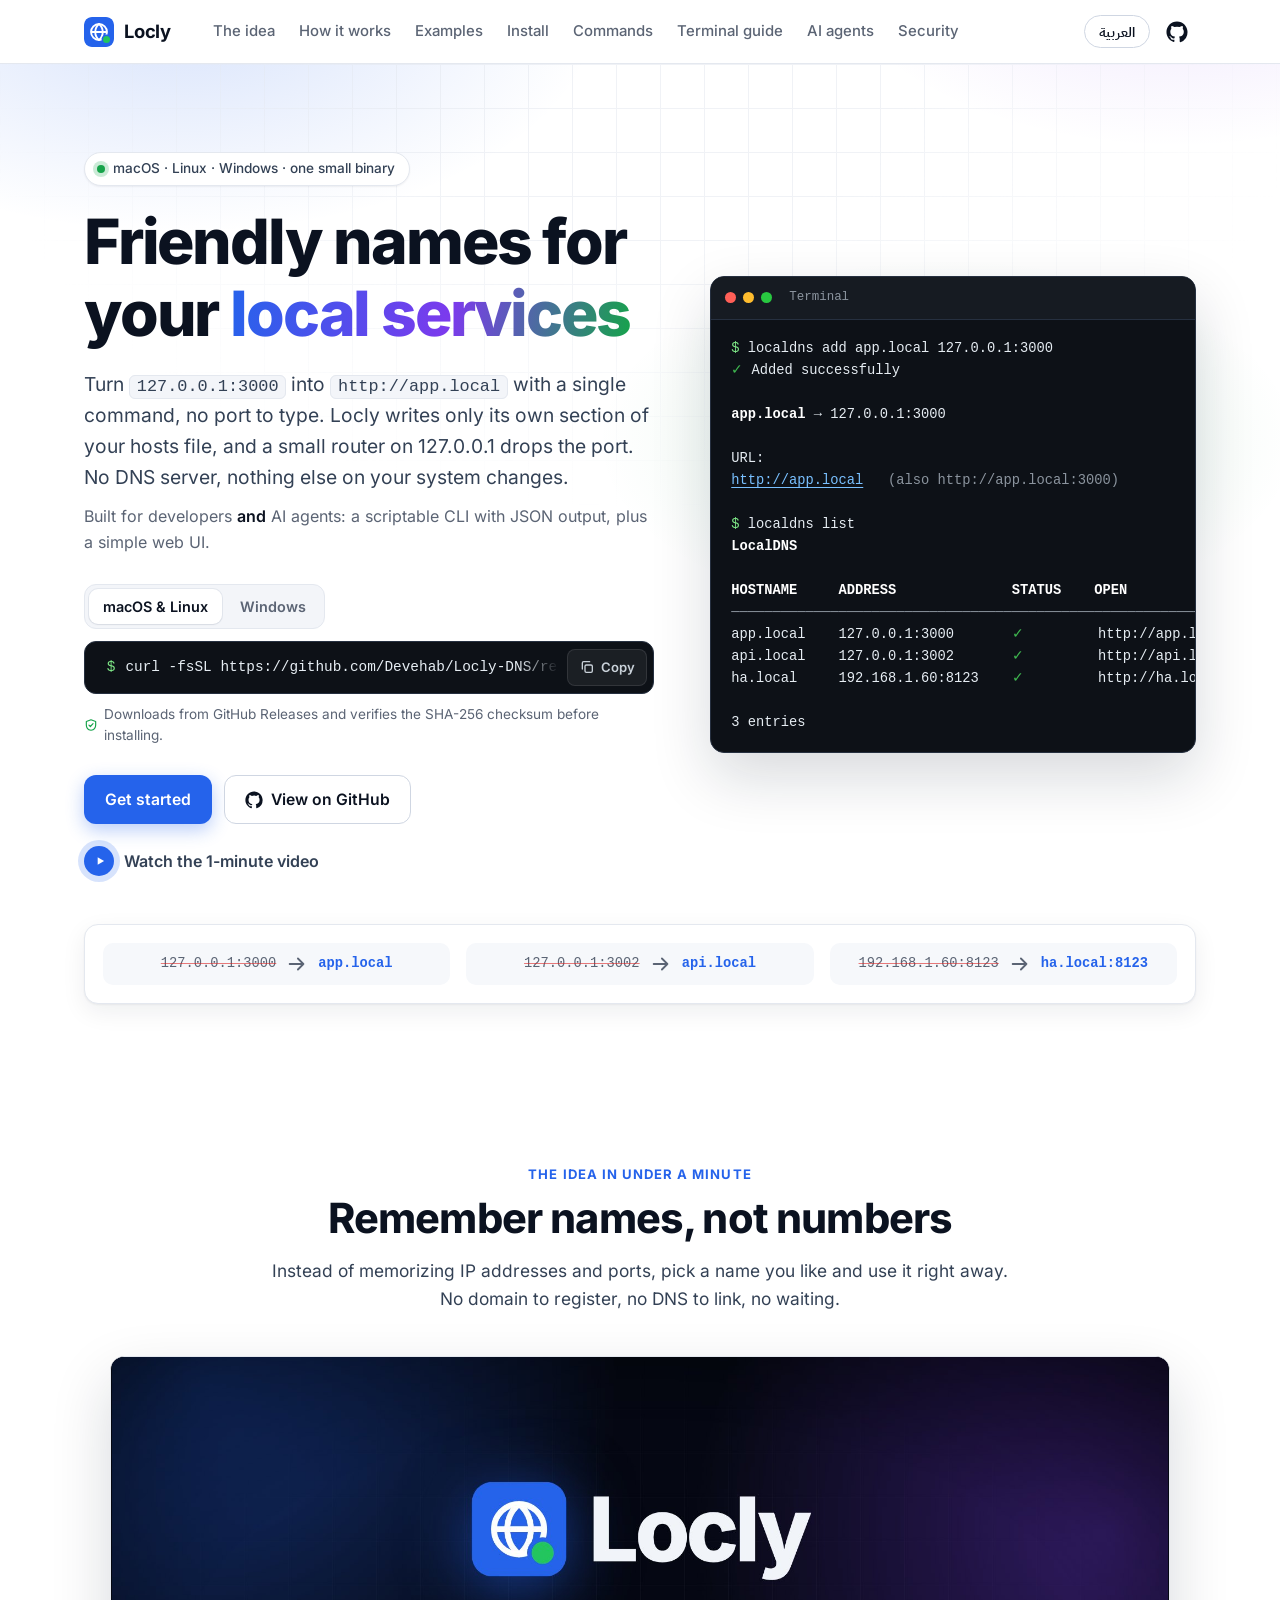
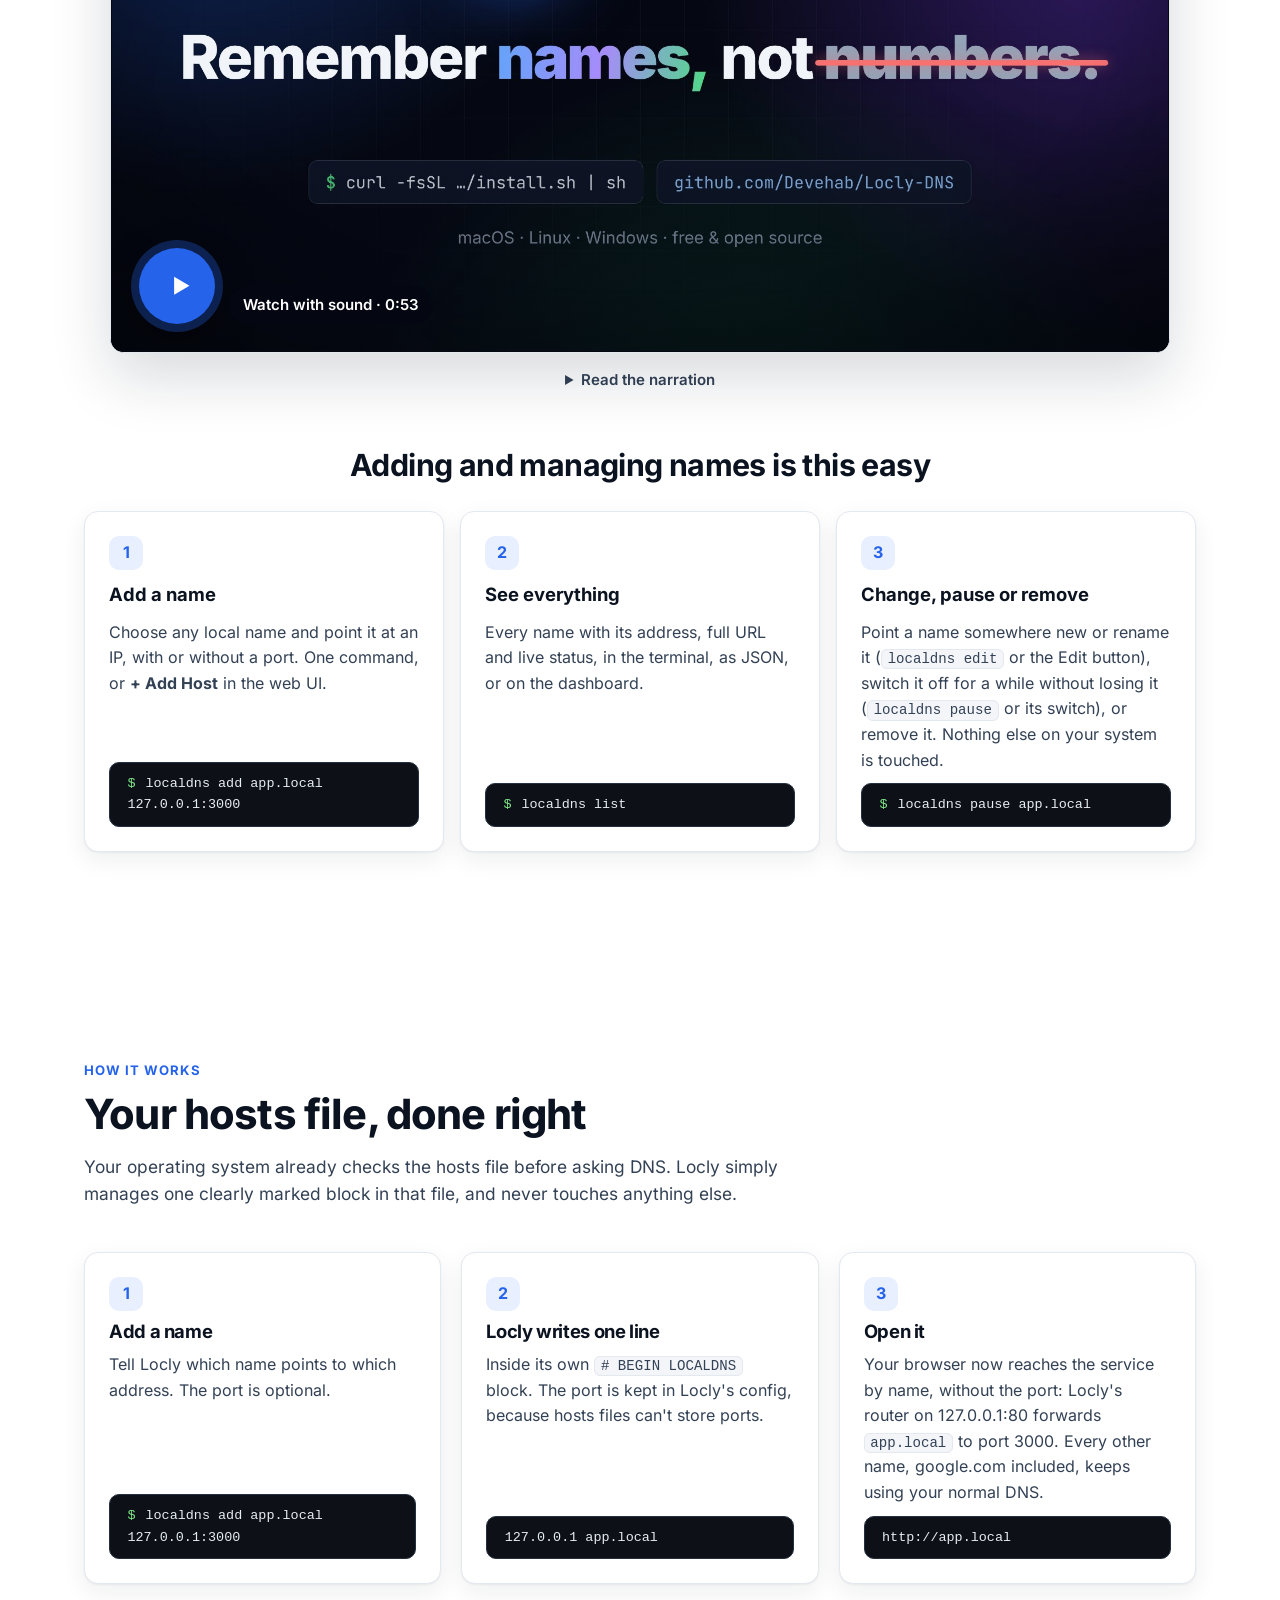
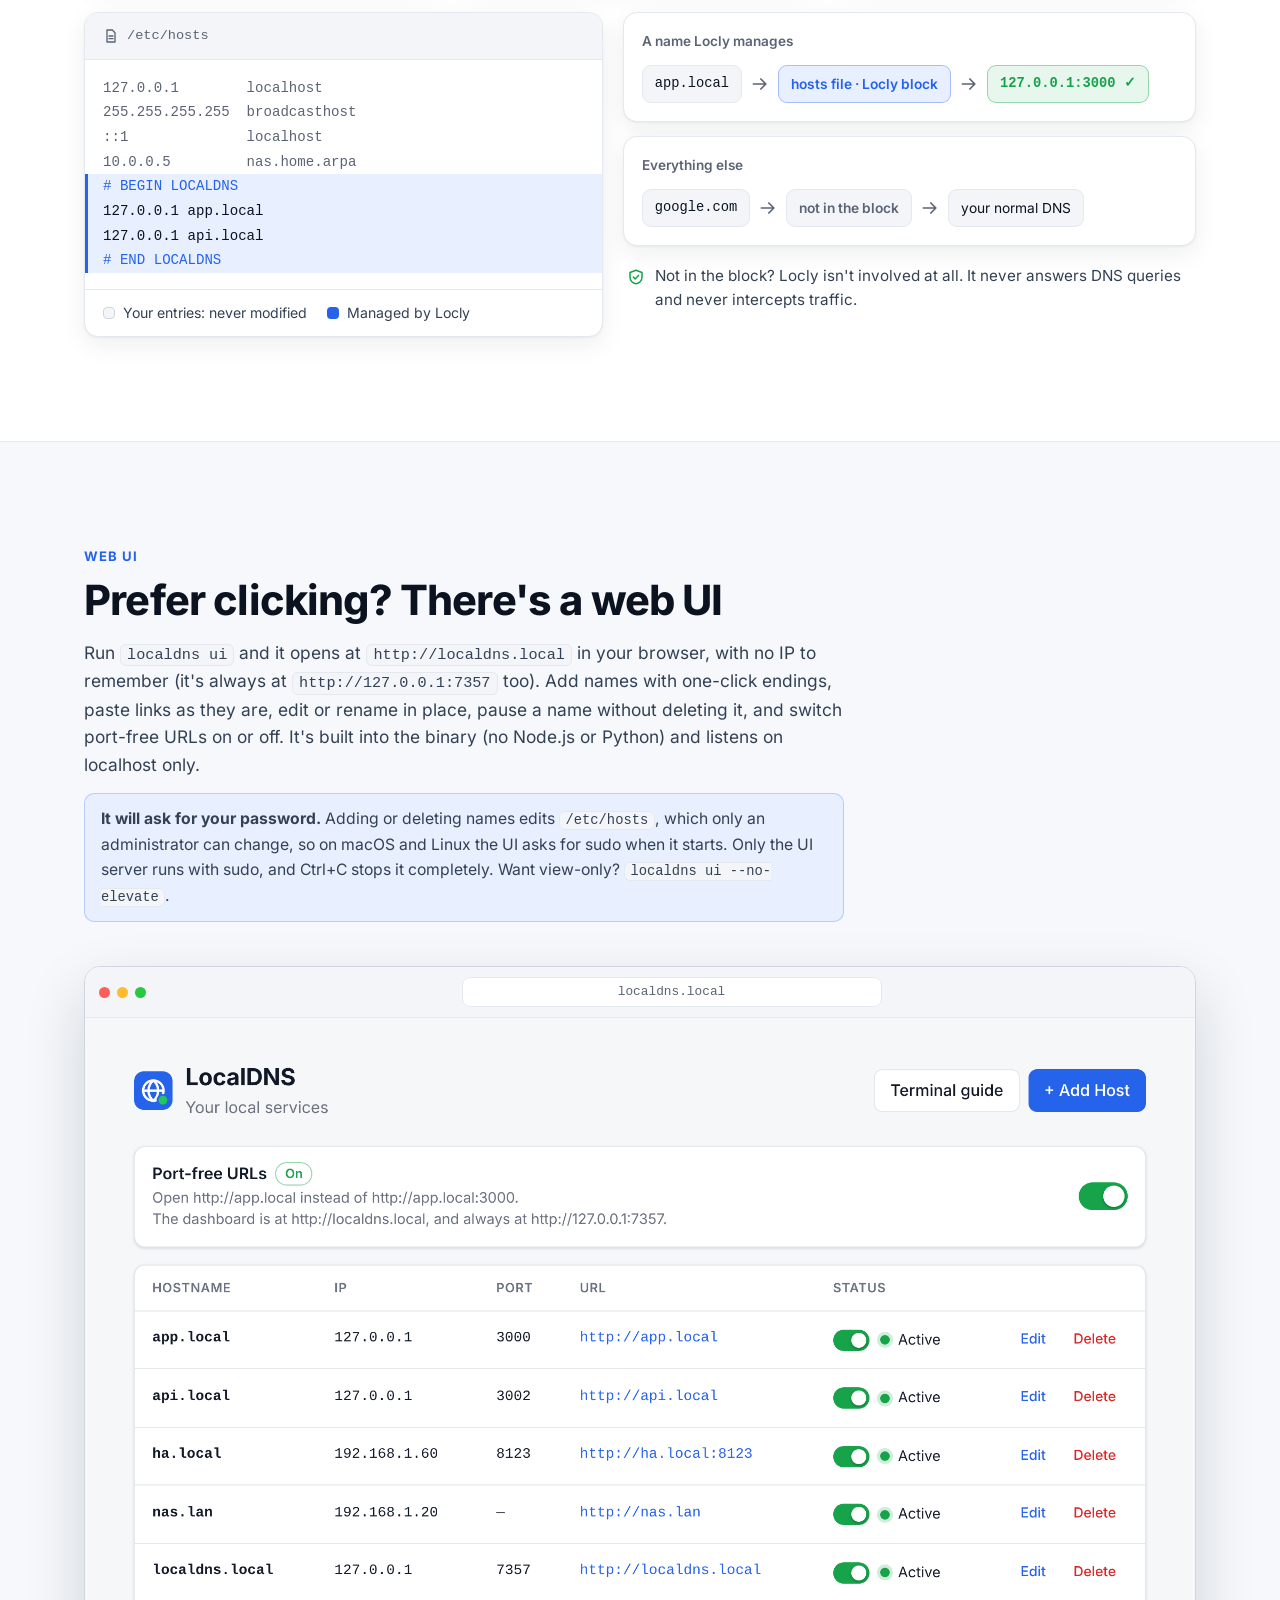
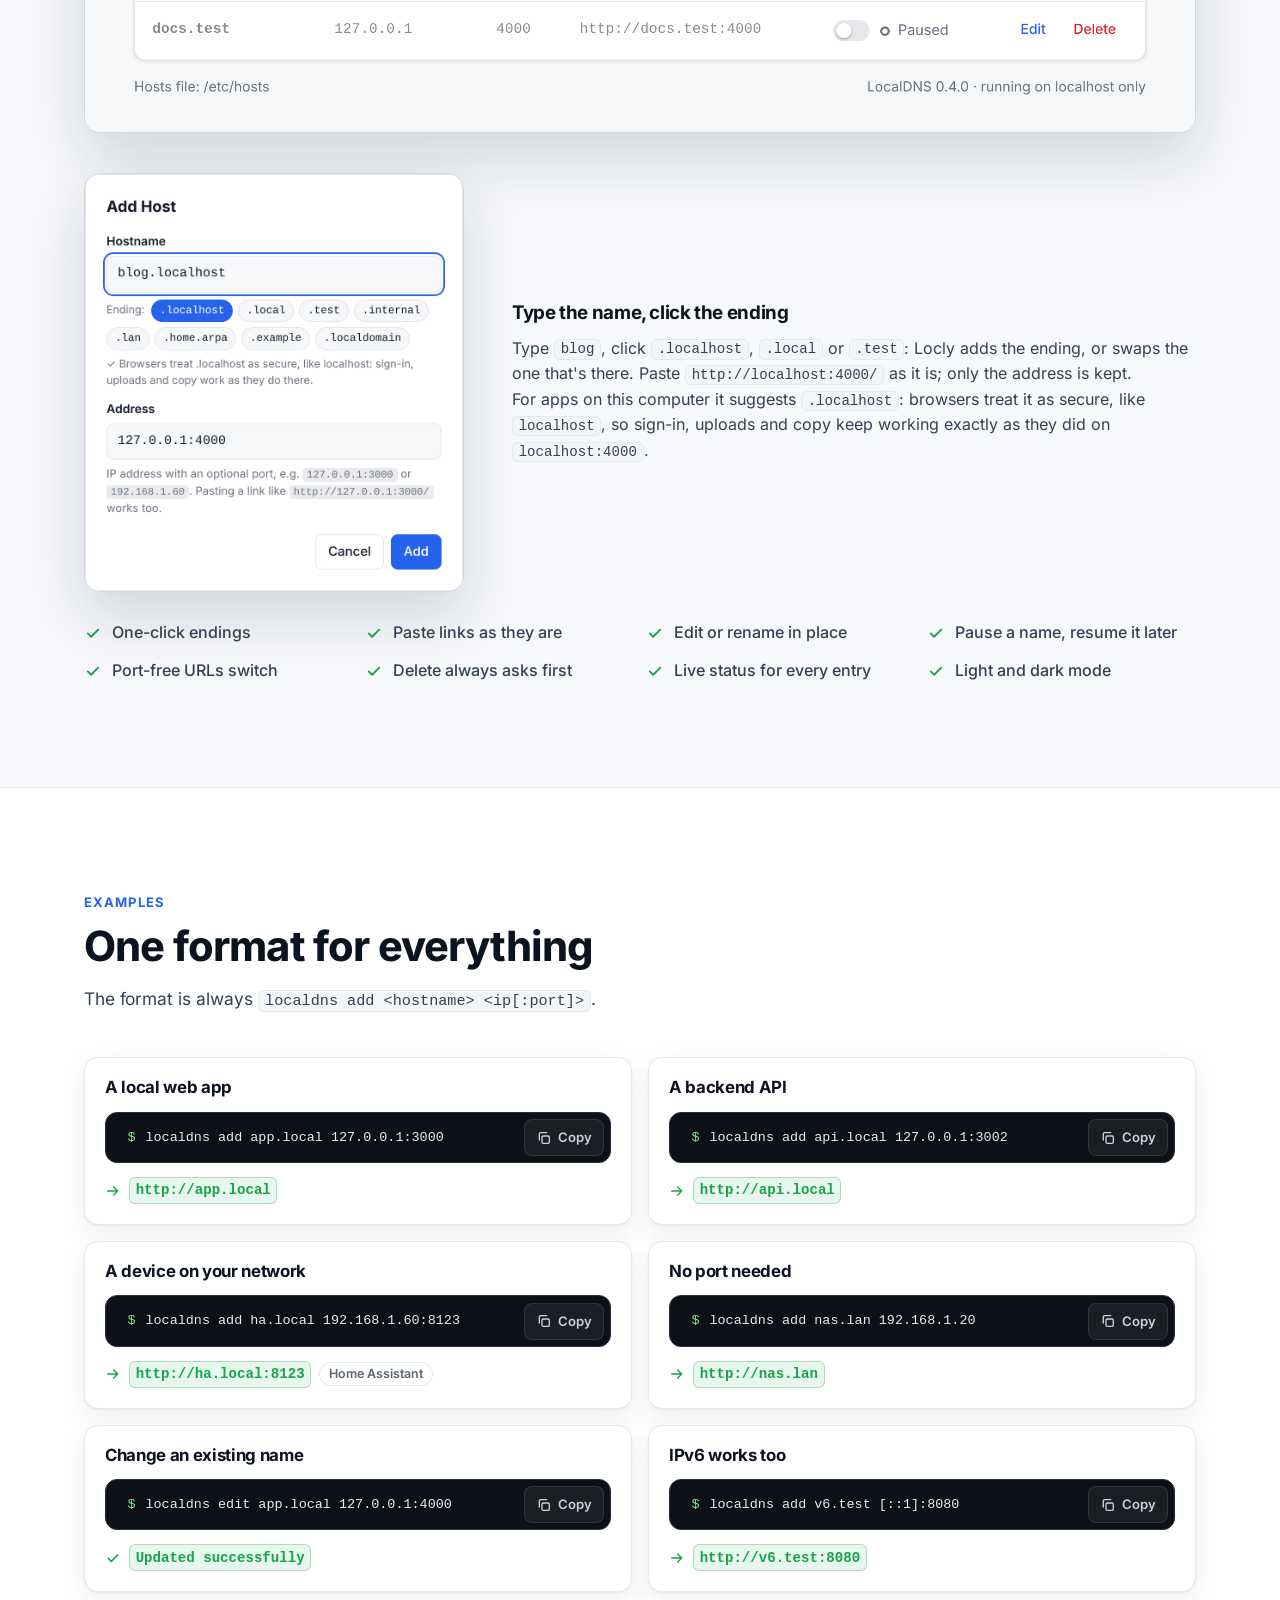
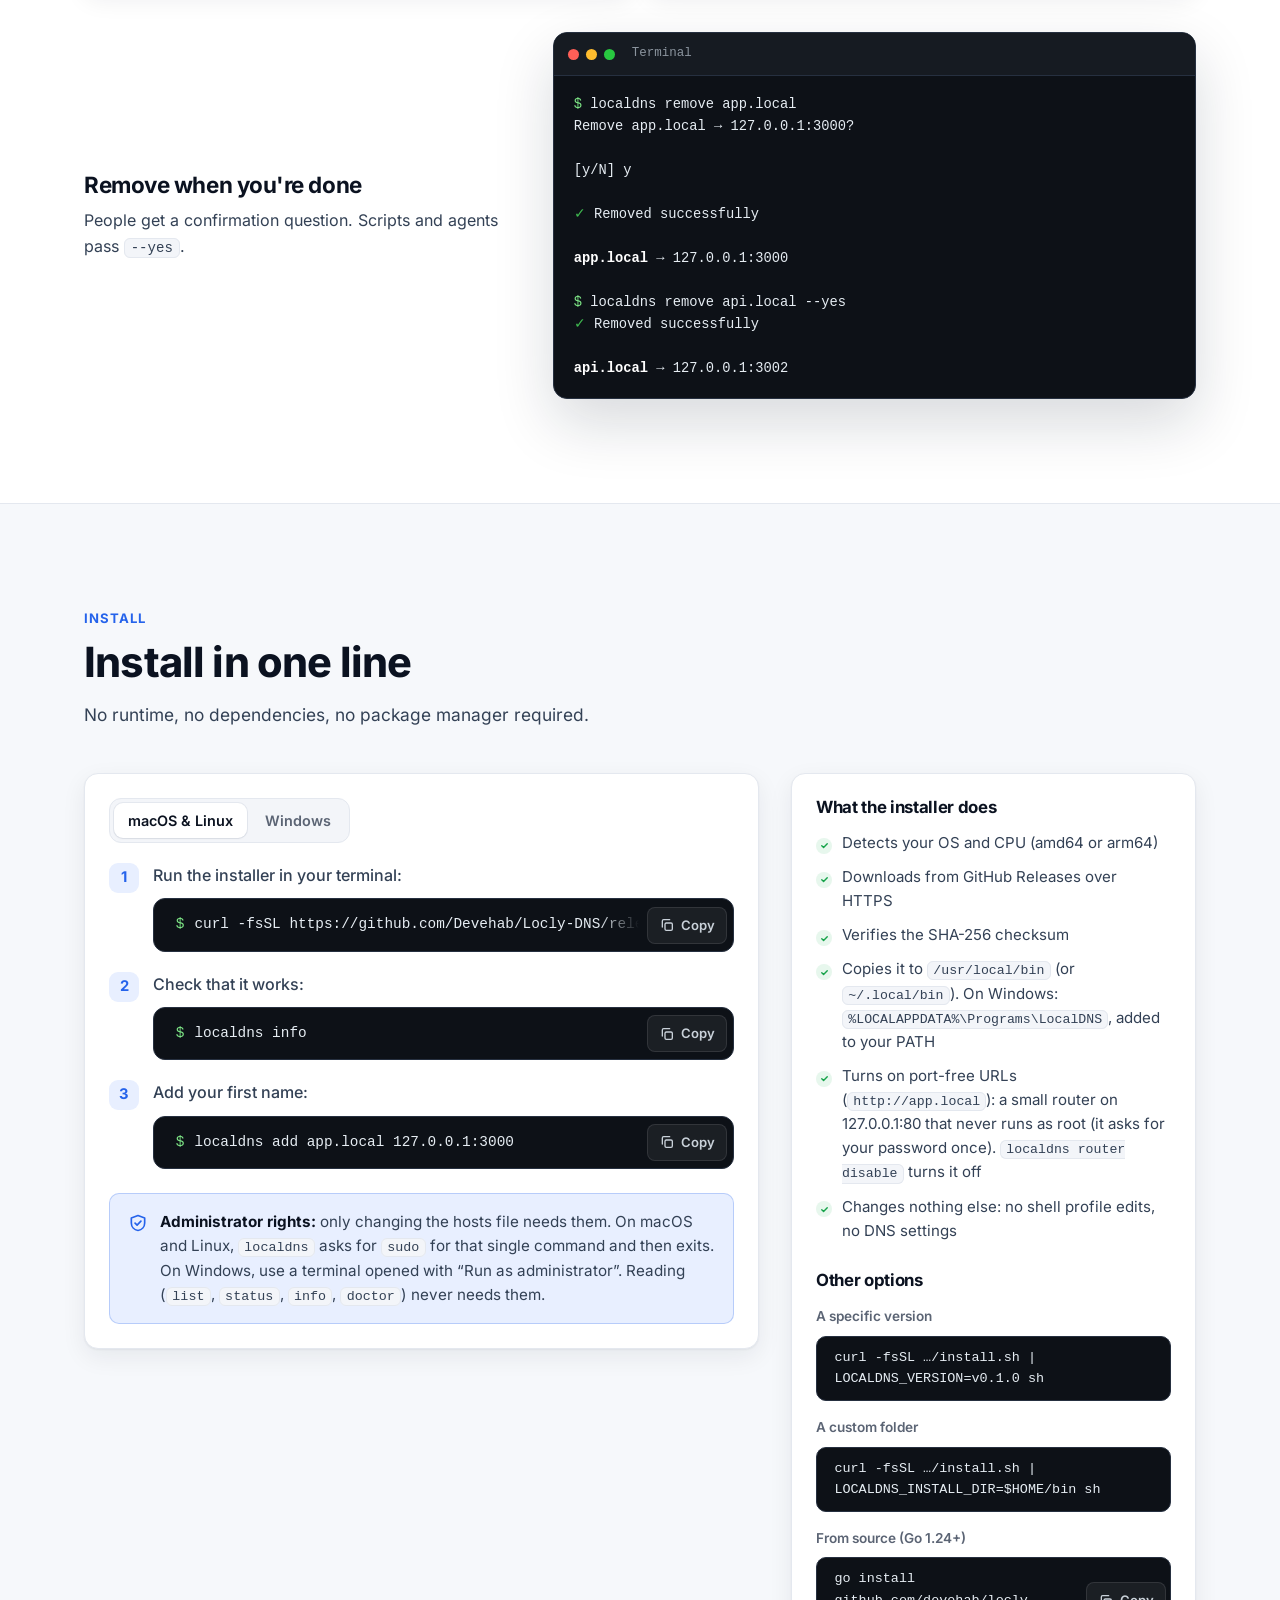
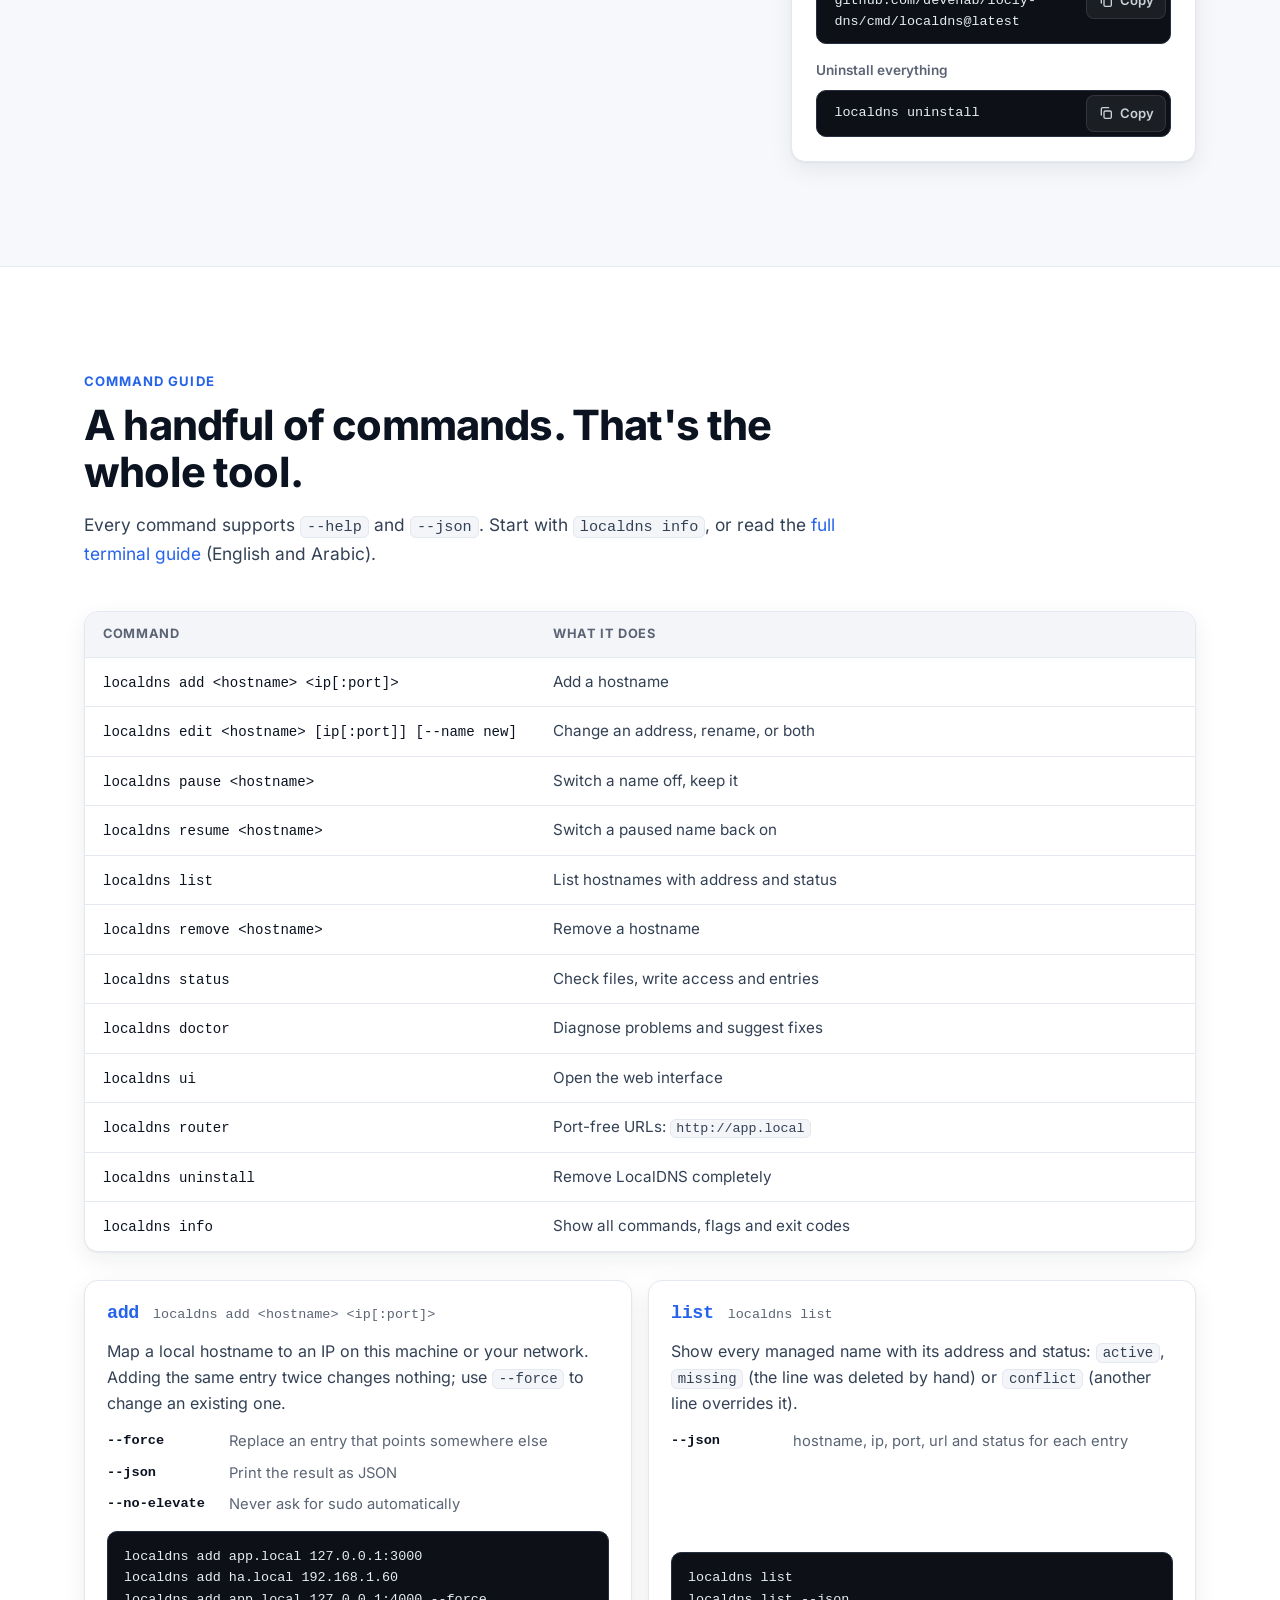
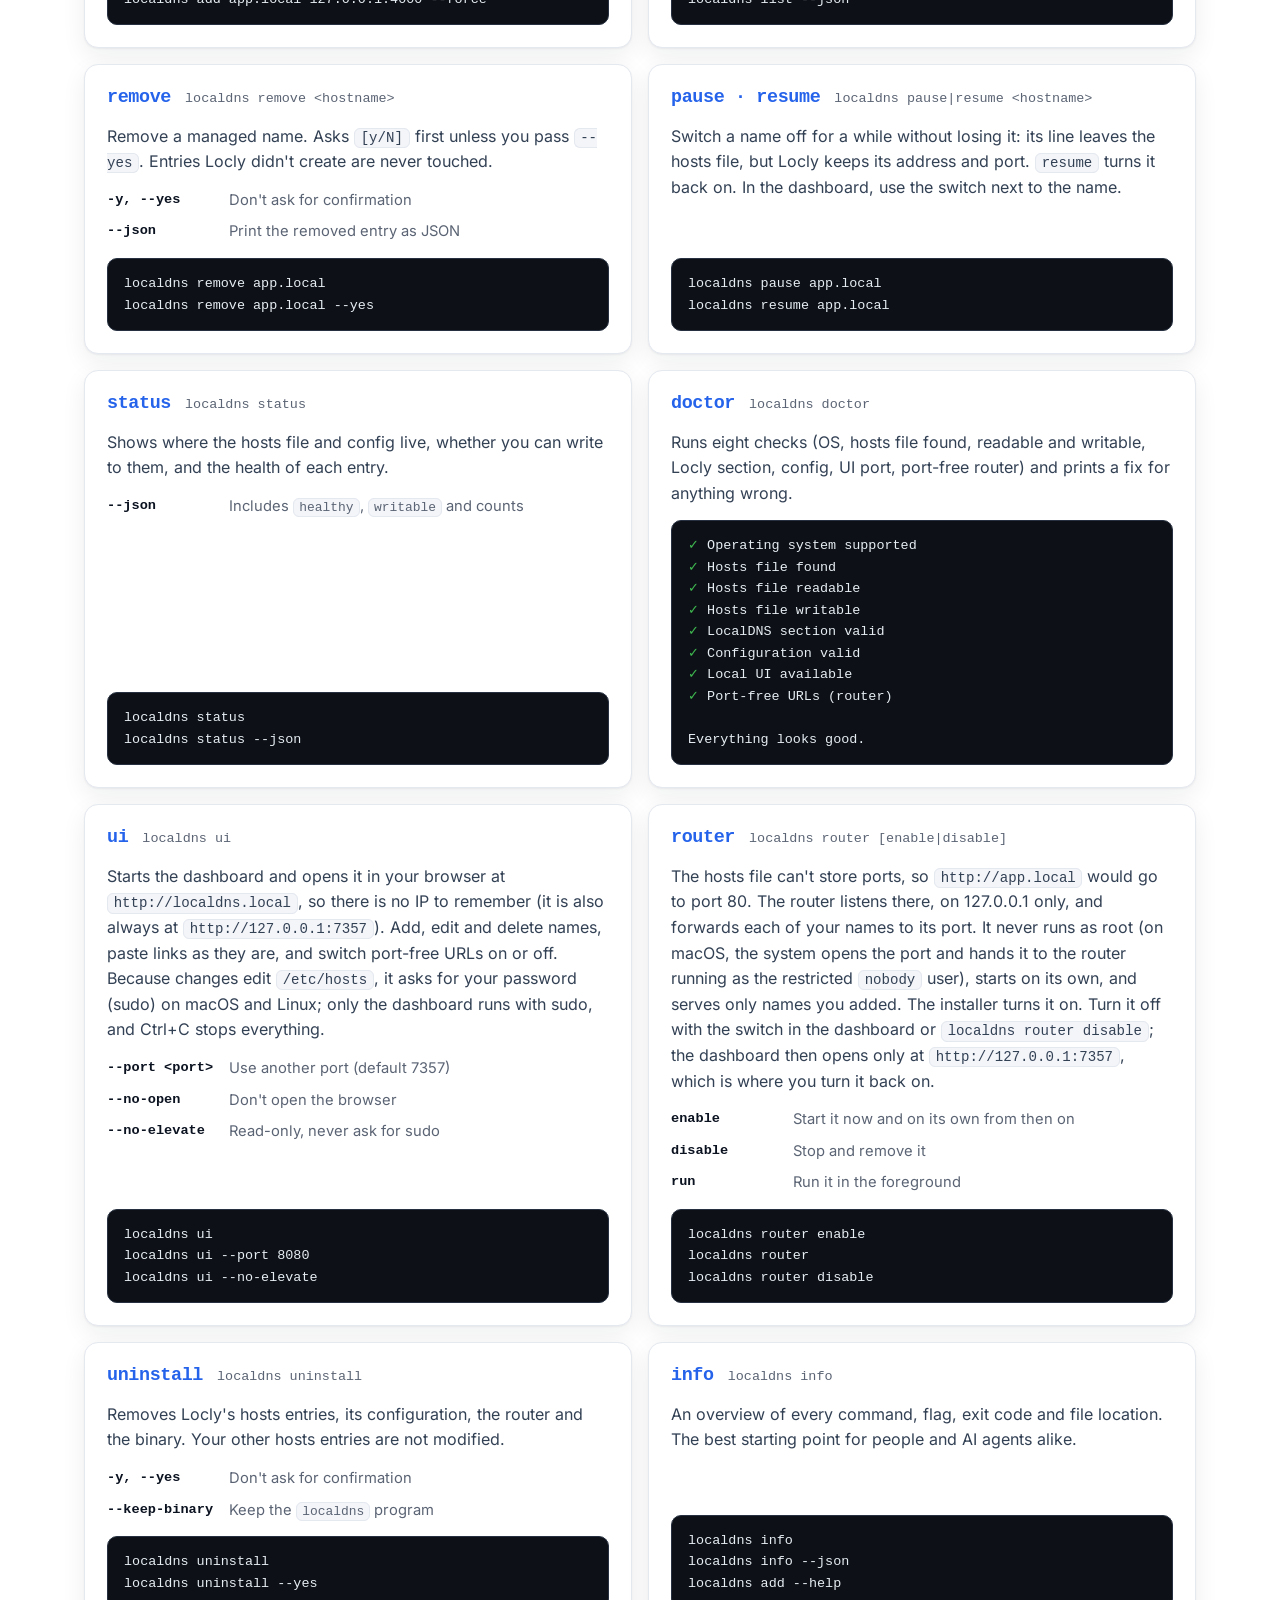
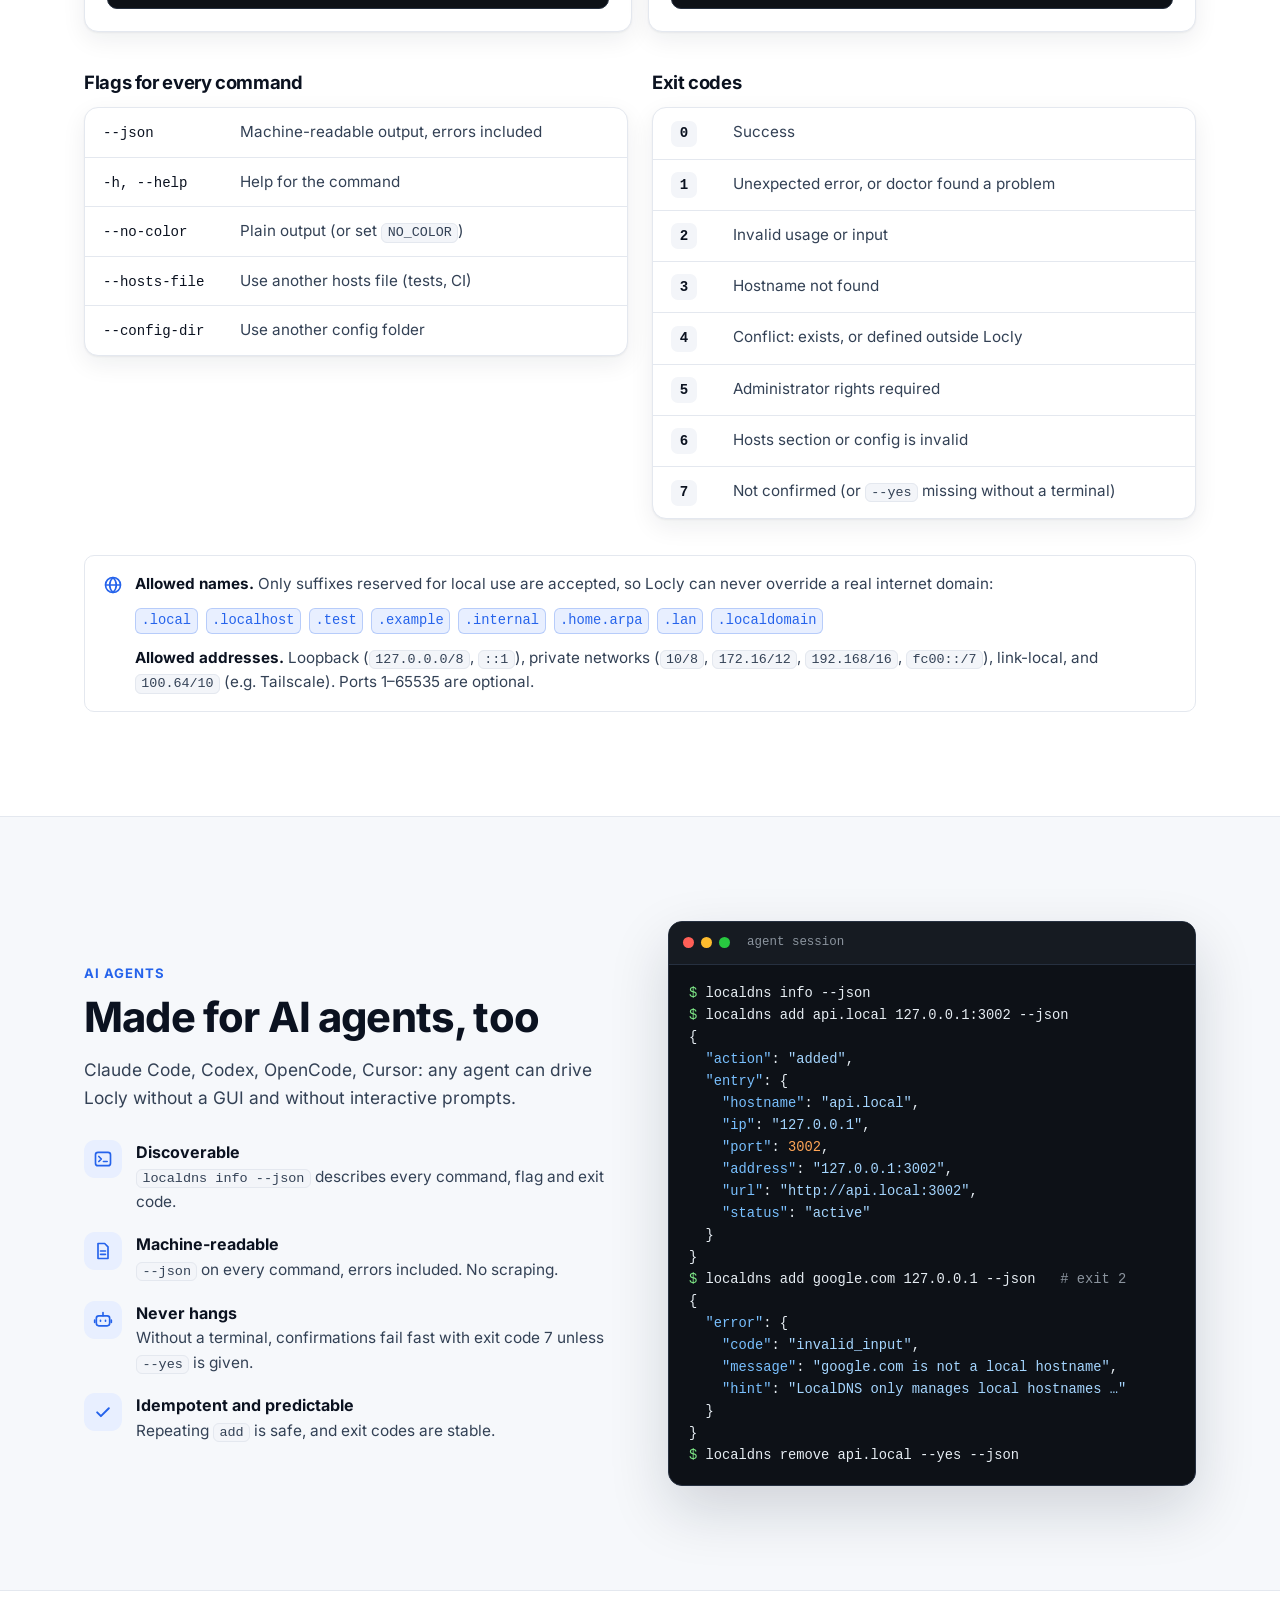
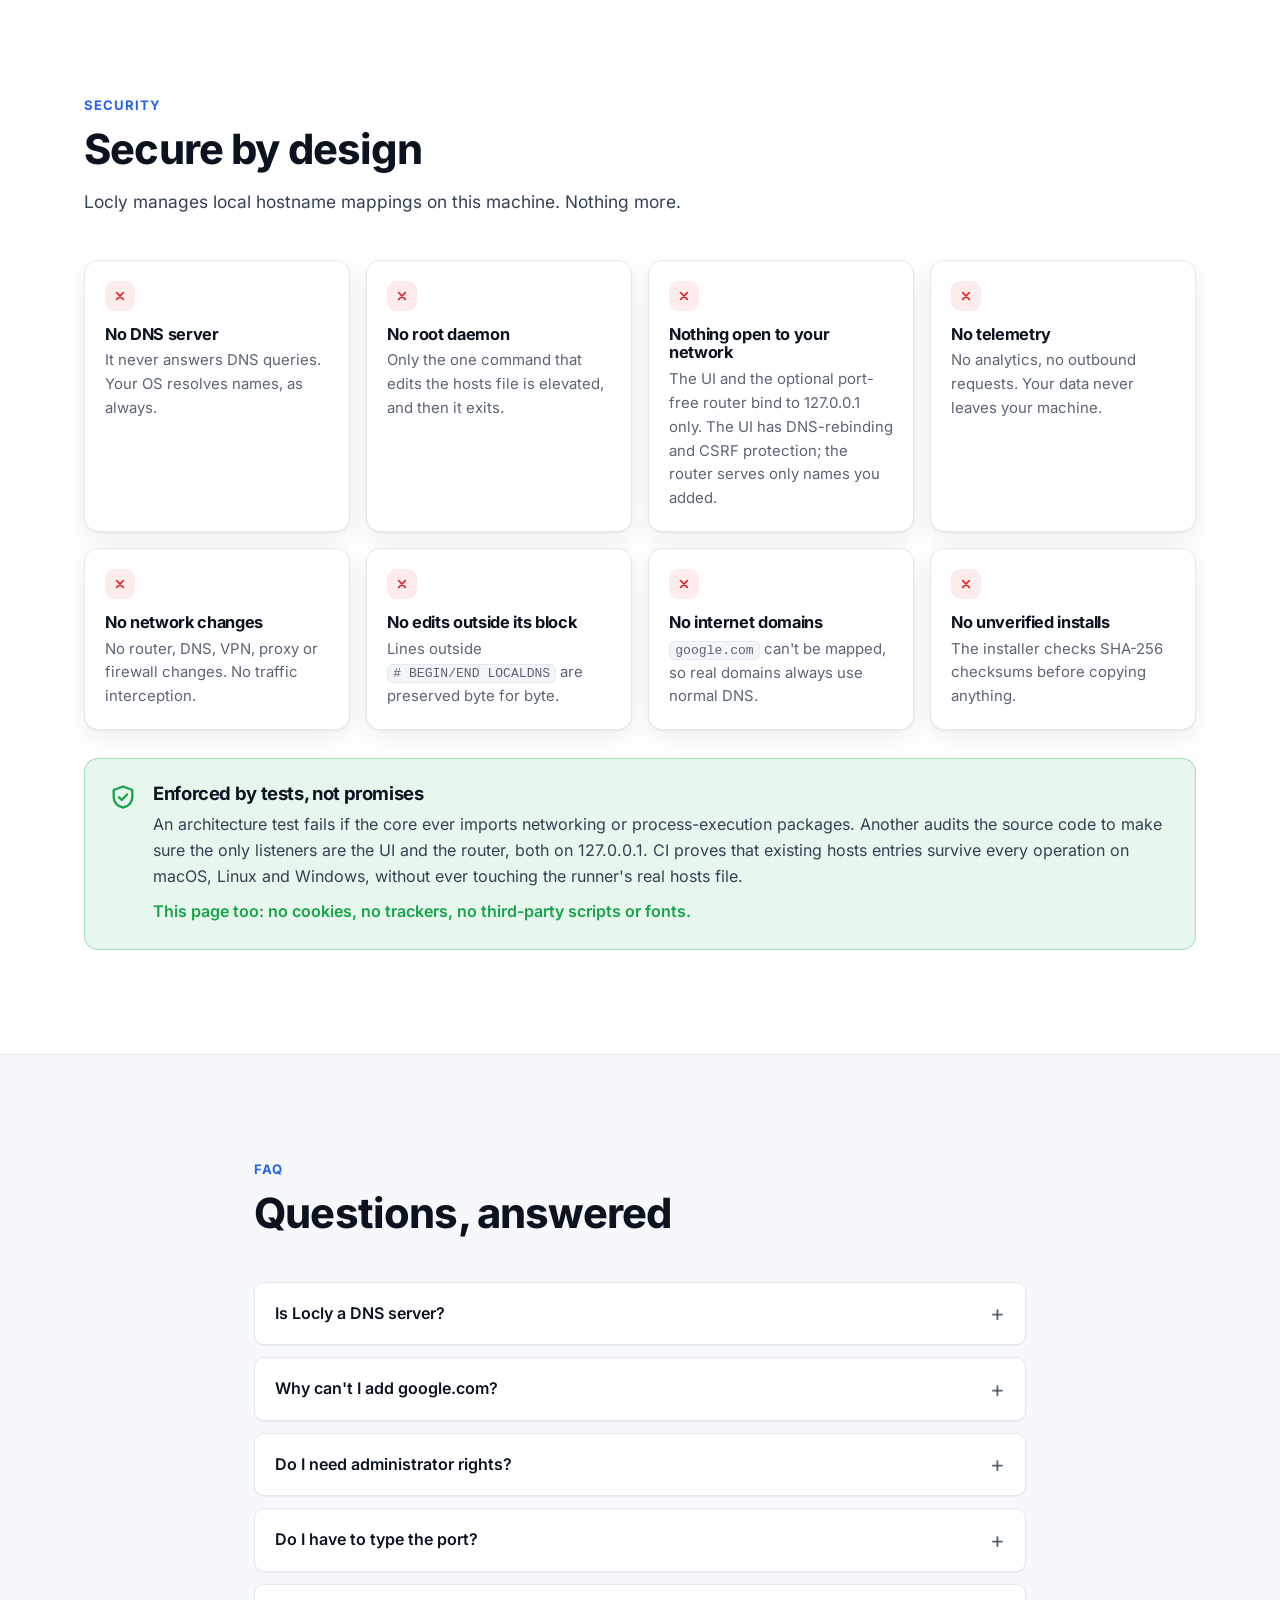
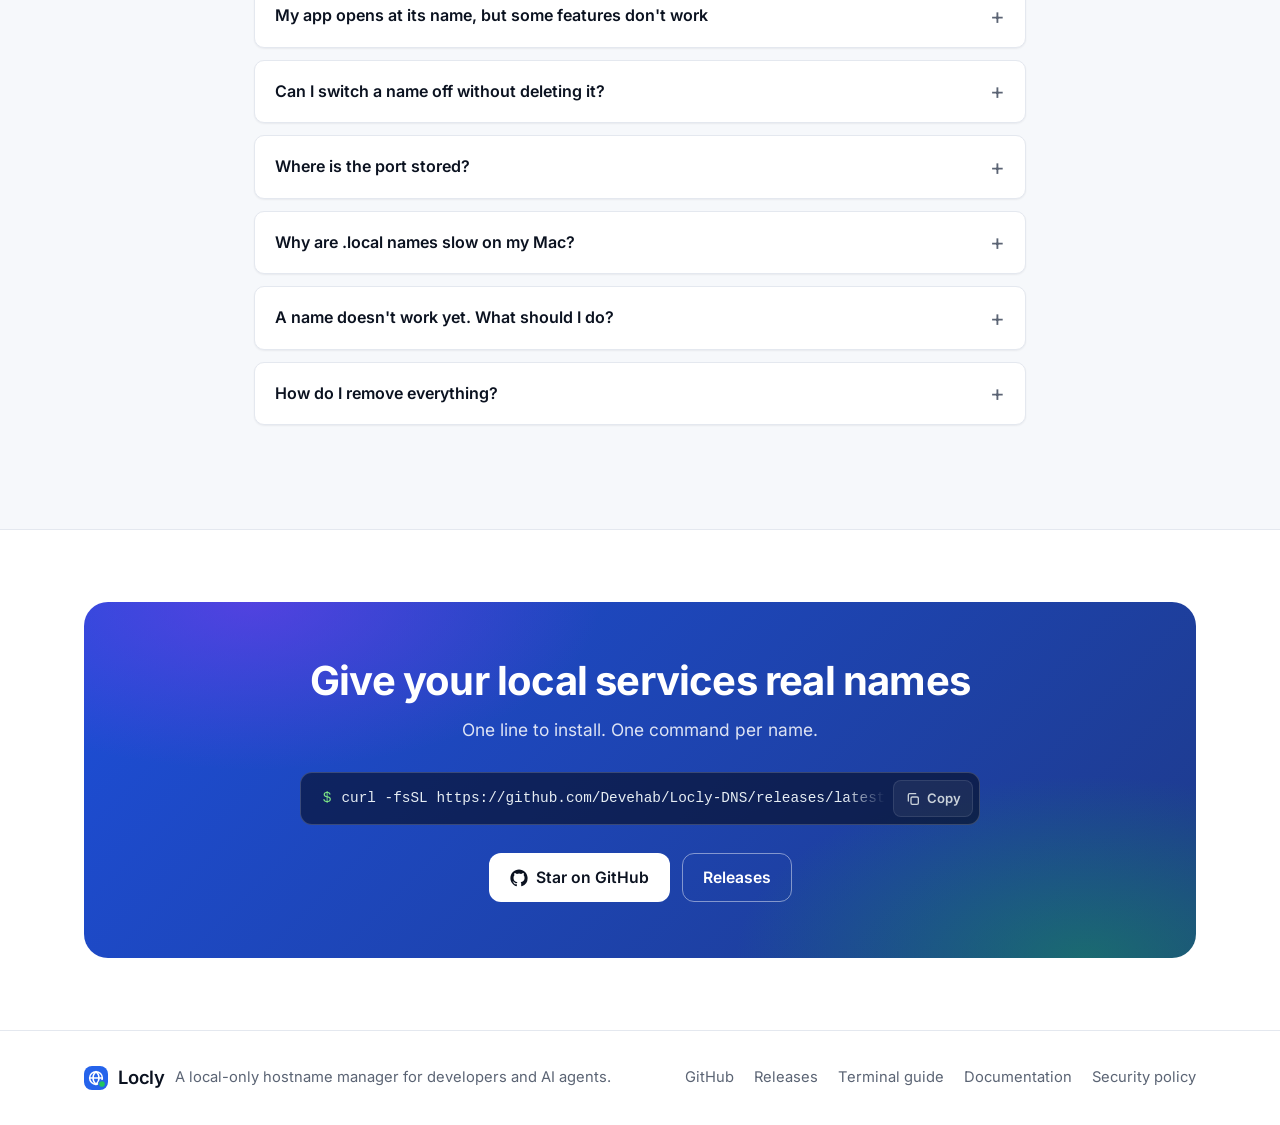
<file: docs/index.html>
<!doctype html>
<html lang="en" dir="ltr">
<head>
  <meta charset="utf-8">
  <meta name="viewport" content="width=device-width, initial-scale=1">
  <title>Locly — Friendly local hostnames for developers and AI agents</title>
  <meta name="description" content="Locly (localdns) maps app.local to 127.0.0.1:3000 with one command by managing its own section of your hosts file. Not a DNS server. Optional port-free URLs (http://app.local). A CLI for developers and AI agents, plus a simple web UI.">
  <meta name="theme-color" content="#ffffff" media="(prefers-color-scheme: light)">
  <meta name="theme-color" content="#0a0e17" media="(prefers-color-scheme: dark)">
  <meta name="color-scheme" content="light dark">
  <link rel="icon" href="assets/img/logo.svg" type="image/svg+xml">
  <link rel="canonical" href="https://devehab.github.io/Locly-DNS/">
  <link rel="alternate" hreflang="en" href="https://devehab.github.io/Locly-DNS/?lang=en">
  <link rel="alternate" hreflang="ar" href="https://devehab.github.io/Locly-DNS/?lang=ar">
  <link rel="alternate" hreflang="x-default" href="https://devehab.github.io/Locly-DNS/">

  <meta property="og:type" content="website">
  <meta property="og:site_name" content="Locly">
  <meta property="og:title" content="Locly — Friendly names for your local services">
  <meta property="og:description" content="app.local → 127.0.0.1:3000 with one command. Not a DNS server. Built for developers and AI agents.">
  <meta property="og:url" content="https://devehab.github.io/Locly-DNS/">
  <meta property="og:image" content="https://devehab.github.io/Locly-DNS/assets/img/og.png">
  <meta property="og:image:width" content="1200">
  <meta property="og:image:height" content="630">
  <meta property="og:locale" content="en_US">
  <meta property="og:locale:alternate" content="ar_AR">
  <meta name="twitter:card" content="summary_large_image">

  <link rel="preload" href="assets/fonts/inter-latin-var.woff2" as="font" type="font/woff2" crossorigin>
  <link rel="stylesheet" href="assets/site.css">
  <script>
    // Choose the language before the first paint: ?lang=, then the saved
    // choice, then the browser language.
    (function () {
      var lang = null;
      try {
        lang = new URLSearchParams(location.search).get("lang") || localStorage.getItem("locly-lang");
      } catch (e) {}
      if (lang !== "ar" && lang !== "en") {
        lang = (navigator.language || "").toLowerCase().indexOf("ar") === 0 ? "ar" : "en";
      }
      document.documentElement.lang = lang;
      document.documentElement.dir = lang === "ar" ? "rtl" : "ltr";
    })();
  </script>
  <script src="assets/site.js" defer></script>
</head>
<body>
  <svg width="0" height="0" class="sprite" aria-hidden="true" focusable="false">
    <symbol id="i-copy" viewBox="0 0 24 24"><rect x="9" y="9" width="11" height="11" rx="2" fill="none" stroke="currentColor" stroke-width="2"/><path d="M5 15V6a2 2 0 0 1 2-2h9" fill="none" stroke="currentColor" stroke-width="2" stroke-linecap="round"/></symbol>
    <symbol id="i-check" viewBox="0 0 24 24"><path d="M5 12.5l4.5 4.5L19 7.5" fill="none" stroke="currentColor" stroke-width="2.4" stroke-linecap="round" stroke-linejoin="round"/></symbol>
    <symbol id="i-x" viewBox="0 0 24 24"><path d="M7 7l10 10M17 7L7 17" fill="none" stroke="currentColor" stroke-width="2.4" stroke-linecap="round"/></symbol>
    <symbol id="i-arrow" viewBox="0 0 24 24"><path d="M4 12h15M13 6l6 6-6 6" fill="none" stroke="currentColor" stroke-width="2" stroke-linecap="round" stroke-linejoin="round"/></symbol>
    <symbol id="i-github" viewBox="0 0 24 24"><path fill="currentColor" d="M12 .5C5.65.5.5 5.65.5 12c0 5.08 3.29 9.39 7.86 10.91.58.1.79-.25.79-.56v-2c-3.2.7-3.87-1.37-3.87-1.37-.52-1.33-1.28-1.69-1.28-1.69-1.05-.72.08-.7.08-.7 1.16.08 1.77 1.19 1.77 1.19 1.03 1.77 2.7 1.26 3.36.96.1-.75.4-1.26.73-1.55-2.55-.29-5.24-1.28-5.24-5.69 0-1.26.45-2.29 1.19-3.09-.12-.29-.52-1.46.11-3.05 0 0 .97-.31 3.17 1.18a11 11 0 0 1 5.77 0c2.2-1.49 3.17-1.18 3.17-1.18.63 1.59.23 2.76.11 3.05.74.8 1.19 1.83 1.19 3.09 0 4.42-2.69 5.39-5.26 5.68.41.36.78 1.06.78 2.14v3.17c0 .31.21.67.8.56A11.51 11.51 0 0 0 23.5 12C23.5 5.65 18.35.5 12 .5z"/></symbol>
    <symbol id="i-terminal" viewBox="0 0 24 24"><rect x="3" y="4" width="18" height="16" rx="3" fill="none" stroke="currentColor" stroke-width="2"/><path d="M7 9l3 3-3 3M12.5 15H17" fill="none" stroke="currentColor" stroke-width="2" stroke-linecap="round" stroke-linejoin="round"/></symbol>
    <symbol id="i-globe" viewBox="0 0 24 24"><circle cx="12" cy="12" r="9" fill="none" stroke="currentColor" stroke-width="2"/><path d="M3 12h18M12 3c-2.8 2.6-4 5.6-4 9s1.2 6.4 4 9c2.8-2.6 4-5.6 4-9s-1.2-6.4-4-9z" fill="none" stroke="currentColor" stroke-width="2" stroke-linejoin="round"/></symbol>
    <symbol id="i-shield" viewBox="0 0 24 24"><path d="M12 3l8 3v6c0 4.6-3.4 8.3-8 9-4.6-.7-8-4.4-8-9V6l8-3z" fill="none" stroke="currentColor" stroke-width="2" stroke-linejoin="round"/><path d="M8.5 12.2l2.4 2.4 4.6-4.8" fill="none" stroke="currentColor" stroke-width="2" stroke-linecap="round" stroke-linejoin="round"/></symbol>
    <symbol id="i-bot" viewBox="0 0 24 24"><rect x="4" y="7" width="16" height="12" rx="3" fill="none" stroke="currentColor" stroke-width="2"/><path d="M12 3v4M9 12.5v1M15 12.5v1M2 12v3M22 12v3" fill="none" stroke="currentColor" stroke-width="2" stroke-linecap="round"/></symbol>
    <symbol id="i-link" viewBox="0 0 24 24"><path d="M10 14a4.5 4.5 0 0 0 6.4 0l3-3a4.5 4.5 0 0 0-6.4-6.4l-1.2 1.2M14 10a4.5 4.5 0 0 0-6.4 0l-3 3a4.5 4.5 0 0 0 6.4 6.4l1.2-1.2" fill="none" stroke="currentColor" stroke-width="2" stroke-linecap="round"/></symbol>
    <symbol id="i-hourglass" viewBox="0 0 24 24"><path d="M6 3h12M6 21h12M7 3c0 5 5 6 5 9s-5 4-5 9M17 3c0 5-5 6-5 9s5 4 5 9" fill="none" stroke="currentColor" stroke-width="2" stroke-linecap="round" stroke-linejoin="round"/></symbol>
    <symbol id="i-play" viewBox="0 0 24 24"><path d="M8 5.5v13l11-6.5z" fill="currentColor"/></symbol>
    <symbol id="i-pause" viewBox="0 0 24 24"><path d="M7 5h3.5v14H7zM13.5 5H17v14h-3.5z" fill="currentColor"/></symbol>
    <symbol id="i-cursor" viewBox="0 0 24 24"><path d="M5 3l14 7.5-6.2 1.6L10 18.5z" fill="#fff" stroke="#0b1220" stroke-width="1.6" stroke-linejoin="round"/></symbol>
    <symbol id="i-file" viewBox="0 0 24 24"><path d="M6 3h8l4 4v14H6z" fill="none" stroke="currentColor" stroke-width="2" stroke-linejoin="round"/><path d="M9 12h6M9 16h6" fill="none" stroke="currentColor" stroke-width="2" stroke-linecap="round"/></symbol>
  </svg>

  <a class="skip-link" href="#main"><span class="en">Skip to content</span><span class="ar">انتقل إلى المحتوى</span></a>

  <header class="site-header">
    <div class="container header-inner">
      <a class="brand" href="#top" aria-label="Locly">
        <img src="assets/img/logo.svg" alt="" width="30" height="30">
        <span class="brand-name">Locly</span>
      </a>
      <nav class="nav-links" aria-label="Sections">
        <a href="#story"><span class="en">The idea</span><span class="ar">الفكرة</span></a>
        <a href="#how"><span class="en">How it works</span><span class="ar">كيف يعمل</span></a>
        <a href="#examples"><span class="en">Examples</span><span class="ar">أمثلة</span></a>
        <a href="#install"><span class="en">Install</span><span class="ar">التثبيت</span></a>
        <a href="#commands"><span class="en">Commands</span><span class="ar">الأوامر</span></a>
        <a href="guide/"><span class="en">Terminal guide</span><span class="ar">دليل الطرفية</span></a>
        <a href="#agents"><span class="en">AI agents</span><span class="ar">وكلاء AI</span></a>
        <a href="#security"><span class="en">Security</span><span class="ar">الأمان</span></a>
      </nav>
      <div class="header-actions">
        <button type="button" class="lang-toggle" id="lang-toggle">
          <span class="en" lang="ar">العربية</span><span class="ar" lang="en">English</span>
        </button>
        <a class="icon-link" href="https://github.com/Devehab/Locly-DNS" aria-label="GitHub">
          <svg width="22" height="22" aria-hidden="true"><use href="#i-github"/></svg>
        </a>
      </div>
    </div>
  </header>

  <main id="main">
    <!-- ============================== HERO ============================== -->
    <section class="hero" id="top">
      <div class="container hero-grid">
        <div class="hero-copy">
          <p class="eyebrow">
            <span class="pill-dot" aria-hidden="true"></span>
            <span class="en">macOS · Linux · Windows · one small binary</span>
            <span class="ar">macOS · Linux · Windows · ملف تنفيذي واحد صغير</span>
          </p>
          <h1>
            <span class="en">Friendly names for your <span class="grad">local services</span></span>
            <span class="ar">أسماء سهلة <span class="grad">لخدماتك المحلية</span></span>
          </h1>
          <p class="lead">
            <span class="en">Turn <code dir="ltr">127.0.0.1:3000</code> into <code dir="ltr">http://app.local</code> with a single command, no port to type. Locly writes only its own section of your hosts file, and a small router on 127.0.0.1 drops the port. No DNS server, nothing else on your system changes.</span>
            <span class="ar">حوّل <code dir="ltr">127.0.0.1:3000</code> إلى <code dir="ltr">http://app.local</code> بأمر واحد، بدون كتابة رقم المنفذ. يكتب Locly في قسمه الخاص فقط من ملف hosts، وموجّه صغير على 127.0.0.1 يستغني عن المنفذ. بلا خادم DNS، ولا يتغيّر أي شيء آخر في نظامك.</span>
          </p>
          <p class="sublead">
            <span class="en">Built for developers <em>and</em> AI agents: a scriptable CLI with JSON output, plus a simple web UI.</span>
            <span class="ar">مصمَّم للمطورين <em>ولوكلاء الذكاء الاصطناعي</em>: واجهة أوامر قابلة للأتمتة بمخرجات JSON، وواجهة ويب بسيطة.</span>
          </p>

          <div class="tabs install-tabs" data-tabs>
            <div class="tablist" role="tablist" aria-label="Operating system">
              <button type="button" role="tab" id="hero-tab-unix" aria-controls="hero-panel-unix" aria-selected="true" data-os="unix"><span class="en">macOS &amp; Linux</span><span class="ar">macOS و Linux</span></button>
              <button type="button" role="tab" id="hero-tab-win" aria-controls="hero-panel-win" aria-selected="false" tabindex="-1" data-os="windows">Windows</button>
            </div>
            <div role="tabpanel" id="hero-panel-unix" aria-labelledby="hero-tab-unix" data-os="unix">
              <div class="cmd" dir="ltr">
                <code><span class="prompt" aria-hidden="true">$</span>curl -fsSL https://github.com/Devehab/Locly-DNS/releases/latest/download/install.sh | sh</code>
                <button type="button" class="copy" data-copy="curl -fsSL https://github.com/Devehab/Locly-DNS/releases/latest/download/install.sh | sh"><svg width="16" height="16" aria-hidden="true"><use href="#i-copy"/></svg><span class="copy-label"><span class="en">Copy</span><span class="ar">نسخ</span></span></button>
              </div>
            </div>
            <div role="tabpanel" id="hero-panel-win" aria-labelledby="hero-tab-win" data-os="windows" hidden>
              <div class="cmd" dir="ltr">
                <code><span class="prompt" aria-hidden="true">PS&gt;</span>irm https://github.com/Devehab/Locly-DNS/releases/latest/download/install.ps1 | iex</code>
                <button type="button" class="copy" data-copy="irm https://github.com/Devehab/Locly-DNS/releases/latest/download/install.ps1 | iex"><svg width="16" height="16" aria-hidden="true"><use href="#i-copy"/></svg><span class="copy-label"><span class="en">Copy</span><span class="ar">نسخ</span></span></button>
              </div>
            </div>
            <p class="fine-print">
              <svg width="14" height="14" aria-hidden="true"><use href="#i-shield"/></svg>
              <span class="en">Downloads from GitHub Releases and verifies the SHA-256 checksum before installing.</span>
              <span class="ar">يُنزَّل من GitHub Releases ويُتحقَّق من بصمة SHA-256 قبل التثبيت.</span>
            </p>
          </div>

          <div class="hero-cta">
            <a class="btn btn-primary" href="#install"><span class="en">Get started</span><span class="ar">ابدأ الآن</span></a>
            <a class="btn btn-ghost" href="https://github.com/Devehab/Locly-DNS"><svg width="18" height="18" aria-hidden="true"><use href="#i-github"/></svg><span class="en">View on GitHub</span><span class="ar">شاهده على GitHub</span></a>
          </div>
          <a class="watch-link" href="#story"><span class="watch-icon" aria-hidden="true"><svg width="14" height="14"><use href="#i-play"/></svg></span><span class="en">Watch the 1-minute video</span><span class="ar">شاهد الفيديو (دقيقة واحدة)</span></a>
        </div>

        <div class="hero-visual">
          <div class="terminal" dir="ltr">
            <div class="terminal-bar" aria-hidden="true"><span></span><span></span><span></span><em>Terminal</em></div>
<pre class="terminal-body"><code><span class="t-prompt">$</span> localdns add app.local 127.0.0.1:3000
<span class="t-ok">✓</span> Added successfully

<b>app.local</b> → 127.0.0.1:3000

URL:
<span class="t-link">http://app.local</span>   <span class="t-dim">(also http://app.local:3000)</span>

<span class="t-prompt">$</span> localdns list
<b>LocalDNS</b>

<b>HOSTNAME     ADDRESS              STATUS    OPEN</b>
<span class="t-dim">───────────────────────────────────────────────────────────</span>
app.local    127.0.0.1:3000       <span class="t-ok">✓</span>         http://app.local
api.local    127.0.0.1:3002       <span class="t-ok">✓</span>         http://api.local
ha.local     192.168.1.60:8123    <span class="t-ok">✓</span>         http://ha.local:8123

3 entries</code></pre>
          </div>
        </div>
      </div>

      <div class="container">
        <div class="mapping">
          <div class="map-row">
            <code class="from" dir="ltr">127.0.0.1:3000</code>
            <svg class="arrow" width="22" height="22" aria-hidden="true"><use href="#i-arrow"/></svg>
            <code class="to" dir="ltr">app.local</code>
          </div>
          <div class="map-row">
            <code class="from" dir="ltr">127.0.0.1:3002</code>
            <svg class="arrow" width="22" height="22" aria-hidden="true"><use href="#i-arrow"/></svg>
            <code class="to" dir="ltr">api.local</code>
          </div>
          <div class="map-row">
            <code class="from" dir="ltr">192.168.1.60:8123</code>
            <svg class="arrow" width="22" height="22" aria-hidden="true"><use href="#i-arrow"/></svg>
            <code class="to" dir="ltr">ha.local:8123</code>
          </div>
        </div>
      </div>
    </section>

    <!-- ============================== STORY ============================= -->
    <section class="section film-section" id="story">
      <div class="container">
        <div class="section-head center">
          <p class="kicker"><span class="en">The idea in under a minute</span><span class="ar">الفكرة في أقل من دقيقة</span></p>
          <h2><span class="en">Remember names, not numbers</span><span class="ar">احفظ أسماء، لا أرقام</span></h2>
          <p><span class="en">Instead of memorizing IP addresses and ports, pick a name you like and use it right away. No domain to register, no DNS to link, no waiting.</span><span class="ar">بدل أن تحفظ عناوين IP وأرقام المنافذ، اختر اسمًا يعجبك واستخدمه فورًا. بلا حجز دومين، وبلا ربط DNS، وبلا انتظار.</span></p>
        </div>

        <figure class="film">
          <div class="film-frame">
            <video class="film-video en" controls playsinline preload="none" poster="assets/video/locly-en.jpg" width="1920" height="1080" aria-describedby="film-transcript">
              <source src="assets/video/locly-en.mp4" type="video/mp4">
              <track kind="captions" src="assets/video/locly-en.vtt" srclang="en" label="English">
            </video>
            <video class="film-video ar" controls playsinline preload="none" poster="assets/video/locly-ar.jpg" width="1920" height="1080" aria-describedby="film-transcript">
              <source src="assets/video/locly-ar.mp4" type="video/mp4">
              <track kind="captions" src="assets/video/locly-ar.vtt" srclang="ar" label="العربية">
            </video>
            <button type="button" class="film-play" hidden>
              <span class="film-play-icon" aria-hidden="true"><svg width="30" height="30"><use href="#i-play"/></svg></span>
              <span class="film-play-label"><span class="en">Watch with sound · 0:53</span><span class="ar">شاهد مع الصوت · 0:56</span></span>
            </button>
          </div>
          <figcaption>
            <details class="film-transcript" id="film-transcript">
              <summary><span class="en">Read the narration</span><span class="ar">اقرأ نص الفيديو</span></summary>
              <p class="en">Every time you work on a local app, are you still remembering numbers like… 127.0.0.1… port 3000? Why make local development harder than it needs to be? With Locly, it starts with just one line. Install it with a single command… and you're ready. Then open the user interface, add your local services, and give each one a name you can actually remember. Instead of 127.0.0.1… you get app.local. No domain registration. No complicated DNS setup. And when you want more control as a developer, Locly also gives you a terminal interface. Add, edit, enable, or remove services with simple commands… and even use JSON for automation and AI tools. Everything stays local, simple, and organized. Locly. Remember names, not numbers.</p>
              <p class="ar">تخيّل إنك كل مرة تشتغل على تطبيق محلي، لازم تتذكّر أرقام مثل… <bdi>127.0.0.1</bdi>… بورت 3000. ليش كل هالتعقيد؟ مع Locly، كل شيء يبدأ بسطر واحد. تثبّته بأمر واحد… وتكون جاهز. بعدها، افتح واجهة المستخدم، وأضف خدماتك المحلية، وخصّص لكل خدمة اسم سهل تتذكّره. بدل <bdi>127.0.0.1</bdi>… بورت 3000، صار عندك <bdi>app.local</bdi>. بدون تسجيل دومين، وبدون إعداد DNS معقّد. ولما بدك تحكم أكبر كمطوّر، عندك كمان واجهة الـTerminal. أضف، عدّل، فعّل، أو احذف خدماتك بأوامر بسيطة… وحتى استخدم JSON للأتمتة وأدوات الذكاء الاصطناعي. كل شيء محلي، بسيط، ومنظّم. Locly. تذكّر الأسماء… مش الأرقام.</p>
            </details>
          </figcaption>
        </figure>

        <div class="ease-head">
          <h3><span class="en">Adding and managing names is this easy</span><span class="ar">إضافة الأسماء وإدارتها بهذه السهولة</span></h3>
        </div>
        <div class="ease-grid">
          <article class="ease-card">
            <span class="ease-num">1</span>
            <h4><span class="en">Add a name</span><span class="ar">أضف اسمًا</span></h4>
            <p><span class="en">Choose any local name and point it at an IP, with or without a port. One command, or <strong>+ Add Host</strong> in the web UI.</span><span class="ar">اختر أي اسم محلي ووجّهه إلى عنوان IP، مع منفذ أو بدونه. أمر واحد، أو زر <strong>+ Add Host</strong> في واجهة الويب.</span></p>
            <div class="cmd small" dir="ltr"><code><span class="prompt" aria-hidden="true">$</span>localdns add app.local 127.0.0.1:3000</code></div>
          </article>
          <article class="ease-card">
            <span class="ease-num">2</span>
            <h4><span class="en">See everything</span><span class="ar">اعرض كل شيء</span></h4>
            <p><span class="en">Every name with its address, full URL and live status, in the terminal, as JSON, or on the dashboard.</span><span class="ar">كل اسم مع عنوانه ورابطه الكامل وحالته المباشرة، في الطرفية أو بصيغة JSON أو في لوحة التحكم.</span></p>
            <div class="cmd small" dir="ltr"><code><span class="prompt" aria-hidden="true">$</span>localdns list</code></div>
          </article>
          <article class="ease-card">
            <span class="ease-num">3</span>
            <h4><span class="en">Change, pause or remove</span><span class="ar">عدّل أو أوقف مؤقتًا أو احذف</span></h4>
            <p><span class="en">Point a name somewhere new or rename it (<code dir="ltr">localdns edit</code> or the Edit button), switch it off for a while without losing it (<code dir="ltr">localdns pause</code> or its switch), or remove it. Nothing else on your system is touched.</span><span class="ar">وجّه الاسم إلى عنوان جديد أو غيّر اسمه (<code dir="ltr">localdns edit</code> أو زر Edit)، أو أوقفه مؤقتًا دون أن تفقده (<code dir="ltr">localdns pause</code> أو المفتاح بجانبه)، أو احذفه. ولا يُمس أي شيء آخر في نظامك.</span></p>
            <div class="cmd small" dir="ltr"><code><span class="prompt" aria-hidden="true">$</span>localdns pause app.local</code></div>
          </article>
        </div>
      </div>
    </section>

    <!-- ========================== HOW IT WORKS ========================== -->
    <section class="section" id="how">
      <div class="container">
        <div class="section-head">
          <p class="kicker"><span class="en">How it works</span><span class="ar">كيف يعمل</span></p>
          <h2><span class="en">Your hosts file, done right</span><span class="ar">ملف hosts، بالطريقة الصحيحة</span></h2>
          <p><span class="en">Your operating system already checks the hosts file before asking DNS. Locly simply manages one clearly marked block in that file, and never touches anything else.</span><span class="ar">نظام التشغيل يقرأ ملف hosts قبل أن يسأل خوادم DNS. كل ما يفعله Locly هو إدارة قسم واحد واضح ومحدَّد داخل هذا الملف، ولا يلمس أي شيء آخر.</span></p>
        </div>

        <ol class="steps">
          <li class="step">
            <span class="step-num">1</span>
            <h3><span class="en">Add a name</span><span class="ar">أضف اسمًا</span></h3>
            <p><span class="en">Tell Locly which name points to which address. The port is optional.</span><span class="ar">أخبر Locly أي اسم يشير إلى أي عنوان. رقم المنفذ اختياري.</span></p>
            <div class="cmd small" dir="ltr"><code><span class="prompt" aria-hidden="true">$</span>localdns add app.local 127.0.0.1:3000</code></div>
          </li>
          <li class="step">
            <span class="step-num">2</span>
            <h3><span class="en">Locly writes one line</span><span class="ar">يكتب Locly سطرًا واحدًا</span></h3>
            <p><span class="en">Inside its own <code dir="ltr"># BEGIN LOCALDNS</code> block. The port is kept in Locly's config, because hosts files can't store ports.</span><span class="ar">داخل قسمه الخاص <code dir="ltr"># BEGIN LOCALDNS</code>. ويحفظ رقم المنفذ في إعداداته، لأن ملف hosts لا يدعم المنافذ.</span></p>
            <div class="cmd small" dir="ltr"><code>127.0.0.1 app.local</code></div>
          </li>
          <li class="step">
            <span class="step-num">3</span>
            <h3><span class="en">Open it</span><span class="ar">افتحه</span></h3>
            <p><span class="en">Your browser now reaches the service by name, without the port: Locly's router on 127.0.0.1:80 forwards <code dir="ltr">app.local</code> to port 3000. Every other name, google.com included, keeps using your normal DNS.</span><span class="ar">يصل متصفحك الآن إلى الخدمة باسمها وبدون رقم المنفذ: موجّه Locly على 127.0.0.1:80 يحوّل <code dir="ltr">app.local</code> إلى المنفذ 3000. وكل الأسماء الأخرى، ومنها google.com، تبقى على DNS المعتاد.</span></p>
            <div class="cmd small" dir="ltr"><code>http://app.local</code></div>
          </li>
        </ol>

        <div class="how-grid">
          <figure class="hosts-figure">
            <div class="file-head" dir="ltr"><svg width="16" height="16" aria-hidden="true"><use href="#i-file"/></svg>/etc/hosts</div>
<pre class="hosts" dir="ltr"><code><span class="u">127.0.0.1        localhost</span>
<span class="u">255.255.255.255  broadcasthost</span>
<span class="u">::1              localhost</span>
<span class="u">10.0.0.5         nas.home.arpa</span>
<span class="m m-first"># BEGIN LOCALDNS</span>
<span class="m">127.0.0.1 app.local</span>
<span class="m">127.0.0.1 api.local</span>
<span class="m m-last"># END LOCALDNS</span></code></pre>
            <figcaption class="legend">
              <span><i class="swatch u" aria-hidden="true"></i><span class="en">Your entries: never modified</span><span class="ar">مدخلاتك: لا تُعدَّل أبدًا</span></span>
              <span><i class="swatch m" aria-hidden="true"></i><span class="en">Managed by Locly</span><span class="ar">يديره Locly</span></span>
            </figcaption>
          </figure>

          <div class="flow">
            <div class="lane">
              <p class="lane-title"><span class="en">A name Locly manages</span><span class="ar">اسم يديره Locly</span></p>
              <div class="lane-nodes">
                <code class="node" dir="ltr">app.local</code>
                <svg class="arrow" width="20" height="20" aria-hidden="true"><use href="#i-arrow"/></svg>
                <span class="node node-mid"><span class="en">hosts file · Locly block</span><span class="ar">ملف hosts · قسم Locly</span></span>
                <svg class="arrow" width="20" height="20" aria-hidden="true"><use href="#i-arrow"/></svg>
                <code class="node node-ok" dir="ltr">127.0.0.1:3000 ✓</code>
              </div>
            </div>
            <div class="lane lane-muted">
              <p class="lane-title"><span class="en">Everything else</span><span class="ar">كل ما عدا ذلك</span></p>
              <div class="lane-nodes">
                <code class="node" dir="ltr">google.com</code>
                <svg class="arrow" width="20" height="20" aria-hidden="true"><use href="#i-arrow"/></svg>
                <span class="node node-mid"><span class="en">not in the block</span><span class="ar">ليس في القسم</span></span>
                <svg class="arrow" width="20" height="20" aria-hidden="true"><use href="#i-arrow"/></svg>
                <span class="node"><span class="en">your normal DNS</span><span class="ar">DNS المعتاد</span></span>
              </div>
            </div>
            <p class="flow-note">
              <svg width="18" height="18" aria-hidden="true"><use href="#i-shield"/></svg>
              <span class="en">Not in the block? Locly isn't involved at all. It never answers DNS queries and never intercepts traffic.</span>
              <span class="ar">ليس في القسم؟ لا يتدخل Locly إطلاقًا. فهو لا يجيب على استعلامات DNS ولا يعترض أي حركة مرور.</span>
            </p>
          </div>
        </div>
      </div>
    </section>

    <!-- ============================= WEB UI ============================= -->
    <section class="section section-soft" id="ui">
      <div class="container">
        <div class="section-head">
          <p class="kicker"><span class="en">Web UI</span><span class="ar">واجهة الويب</span></p>
          <h2><span class="en">Prefer clicking? There's a web UI</span><span class="ar">تفضّل النقر؟ هناك واجهة ويب</span></h2>
          <p><span class="en">Run <code dir="ltr">localdns ui</code> and it opens at <code dir="ltr">http://localdns.local</code> in your browser, with no IP to remember (it's always at <code dir="ltr">http://127.0.0.1:7357</code> too). Add names with one-click endings, paste links as they are, edit or rename in place, pause a name without deleting it, and switch port-free URLs on or off. It's built into the binary (no Node.js or Python) and listens on localhost only.</span><span class="ar">شغّل <code dir="ltr">localdns ui</code> فتُفتح في متصفحك على <code dir="ltr">http://localdns.local</code>، بلا أي عنوان IP تحفظه (وهي متاحة دائمًا أيضًا على <code dir="ltr">http://127.0.0.1:7357</code>). أضف الأسماء بنهايات تختارها بنقرة واحدة، والصق الروابط كما هي، وعدّل الاسم أو غيّره في مكانه، وأوقف أي اسم مؤقتًا دون حذفه، وفعّل الروابط بدون منفذ أو أوقفها. الواجهة مدمجة في البرنامج نفسه (بلا Node.js أو Python) وتعمل على localhost فقط.</span></p>
          <p class="sudo-note"><span class="en"><strong>It will ask for your password.</strong> Adding or deleting names edits <code dir="ltr">/etc/hosts</code>, which only an administrator can change, so on macOS and Linux the UI asks for sudo when it starts. Only the UI server runs with sudo, and Ctrl+C stops it completely. Want view-only? <code dir="ltr">localdns ui --no-elevate</code>.</span><span class="ar"><strong>ستُطلب منك كلمة المرور.</strong> إضافة الأسماء أو حذفها تعدّل <code dir="ltr">/etc/hosts</code>، ولا يغيّره إلا المسؤول، لذلك تطلب الواجهة sudo عند تشغيلها على macOS وLinux. خادم الواجهة وحده يعمل بـ sudo، و Ctrl+C يوقفه تمامًا. تريد العرض فقط؟ <code dir="ltr">localdns ui --no-elevate</code>.</span></p>
        </div>

        <figure class="browser">
          <div class="browser-bar" aria-hidden="true">
            <span class="dots"><span></span><span></span><span></span></span>
            <span class="address" dir="ltr">localdns.local</span>
          </div>
          <picture class="en">
            <source srcset="assets/img/ui-dark.png" media="(prefers-color-scheme: dark)">
            <img src="assets/img/ui-light.png" width="1040" height="669" loading="lazy" decoding="async"
                 alt="The LocalDNS dashboard: a Port-free URLs switch that is on, and a table of app.local, api.local, ha.local, nas.lan and localdns.local, each with its IP, port, URL, an on/off switch, an Active status and Edit and Delete buttons. docs.test is switched off and shows Paused.">
          </picture>
          <picture class="ar">
            <source srcset="assets/img/ui-dark.png" media="(prefers-color-scheme: dark)">
            <img src="assets/img/ui-light.png" width="1040" height="669" loading="lazy" decoding="async"
                 alt="لوحة تحكم LocalDNS: مفتاح الروابط بدون منفذ مفعّل، وجدول بالأسماء app.local وapi.local وha.local وnas.lan وlocaldns.local مع عنوان IP والمنفذ والرابط ومفتاح تشغيل وحالة نشط وزرّي Edit وDelete، والاسم docs.test موقوف مؤقتًا وحالته Paused.">
          </picture>
        </figure>

        <div class="ui-detail">
          <picture class="ui-detail-shot">
            <source srcset="assets/img/ui-add-dark.png" media="(prefers-color-scheme: dark)">
            <img src="assets/img/ui-add-light.png" width="440" height="485" loading="lazy" decoding="async"
                 alt="The Add Host dialog: the name blog with the .localhost ending selected among .localhost, .local, .test, .internal, .lan, .home.arpa, .example and .localdomain, a note that browsers treat .localhost as secure, and the address 127.0.0.1:4000.">
          </picture>
          <div>
            <h3><span class="en">Type the name, click the ending</span><span class="ar">اكتب الاسم واختر النهاية بنقرة</span></h3>
            <p><span class="en">Type <code dir="ltr">blog</code>, click <code dir="ltr">.localhost</code>, <code dir="ltr">.local</code> or <code dir="ltr">.test</code>: Locly adds the ending, or swaps the one that's there. Paste <code dir="ltr">http://localhost:4000/</code> as it is; only the address is kept.</span><span class="ar">اكتب <code dir="ltr">blog</code> ثم انقر <code dir="ltr">.localhost</code> أو <code dir="ltr">.local</code> أو <code dir="ltr">.test</code>: يضيف Locly النهاية، أو يستبدل الموجودة. والصق <code dir="ltr">http://localhost:4000/</code> كما هو، فيُحفظ العنوان فقط.</span></p>
            <p><span class="en">For apps on this computer it suggests <code dir="ltr">.localhost</code>: browsers treat it as secure, like <code dir="ltr">localhost</code>, so sign-in, uploads and copy keep working exactly as they did on <code dir="ltr">localhost:4000</code>.</span><span class="ar">ولتطبيقات جهازك يقترح <code dir="ltr">.localhost</code>: المتصفحات تعتبرها آمنة مثل <code dir="ltr">localhost</code>، فيبقى تسجيل الدخول ورفع الملفات والنسخ يعمل تمامًا كما كان على <code dir="ltr">localhost:4000</code>.</span></p>
          </div>
        </div>

        <ul class="feature-row">
          <li><svg width="18" height="18" aria-hidden="true"><use href="#i-check"/></svg><span class="en">One-click endings</span><span class="ar">نهايات بنقرة واحدة</span></li>
          <li><svg width="18" height="18" aria-hidden="true"><use href="#i-check"/></svg><span class="en">Paste links as they are</span><span class="ar">الصق الروابط كما هي</span></li>
          <li><svg width="18" height="18" aria-hidden="true"><use href="#i-check"/></svg><span class="en">Edit or rename in place</span><span class="ar">عدّل أو غيّر الاسم في مكانه</span></li>
          <li><svg width="18" height="18" aria-hidden="true"><use href="#i-check"/></svg><span class="en">Pause a name, resume it later</span><span class="ar">أوقف اسمًا مؤقتًا وأعده لاحقًا</span></li>
          <li><svg width="18" height="18" aria-hidden="true"><use href="#i-check"/></svg><span class="en">Port-free URLs switch</span><span class="ar">مفتاح الروابط بدون منفذ</span></li>
          <li><svg width="18" height="18" aria-hidden="true"><use href="#i-check"/></svg><span class="en">Delete always asks first</span><span class="ar">الحذف يطلب التأكيد دائمًا</span></li>
          <li><svg width="18" height="18" aria-hidden="true"><use href="#i-check"/></svg><span class="en">Live status for every entry</span><span class="ar">حالة مباشرة لكل اسم</span></li>
          <li><svg width="18" height="18" aria-hidden="true"><use href="#i-check"/></svg><span class="en">Light and dark mode</span><span class="ar">وضع فاتح وداكن</span></li>
        </ul>
      </div>
    </section>

    <!-- ============================ EXAMPLES ============================ -->
    <section class="section" id="examples">
      <div class="container">
        <div class="section-head">
          <p class="kicker"><span class="en">Examples</span><span class="ar">أمثلة</span></p>
          <h2><span class="en">One format for everything</span><span class="ar">صيغة واحدة لكل شيء</span></h2>
          <p><span class="en">The format is always <code dir="ltr">localdns add &lt;hostname&gt; &lt;ip[:port]&gt;</code>.</span><span class="ar">الصيغة دائمًا هي <code dir="ltr">localdns add &lt;hostname&gt; &lt;ip[:port]&gt;</code>.</span></p>
        </div>

        <div class="examples">
          <article class="example">
            <h3><span class="en">A local web app</span><span class="ar">تطبيق ويب محلي</span></h3>
            <div class="cmd" dir="ltr"><code><span class="prompt" aria-hidden="true">$</span>localdns add app.local 127.0.0.1:3000</code><button type="button" class="copy" data-copy="localdns add app.local 127.0.0.1:3000"><svg width="16" height="16" aria-hidden="true"><use href="#i-copy"/></svg><span class="copy-label"><span class="en">Copy</span><span class="ar">نسخ</span></span></button></div>
            <p class="result"><svg width="16" height="16" aria-hidden="true"><use href="#i-arrow"/></svg><code dir="ltr">http://app.local</code></p>
          </article>
          <article class="example">
            <h3><span class="en">A backend API</span><span class="ar">واجهة API خلفية</span></h3>
            <div class="cmd" dir="ltr"><code><span class="prompt" aria-hidden="true">$</span>localdns add api.local 127.0.0.1:3002</code><button type="button" class="copy" data-copy="localdns add api.local 127.0.0.1:3002"><svg width="16" height="16" aria-hidden="true"><use href="#i-copy"/></svg><span class="copy-label"><span class="en">Copy</span><span class="ar">نسخ</span></span></button></div>
            <p class="result"><svg width="16" height="16" aria-hidden="true"><use href="#i-arrow"/></svg><code dir="ltr">http://api.local</code></p>
          </article>
          <article class="example">
            <h3><span class="en">A device on your network</span><span class="ar">جهاز على شبكتك</span></h3>
            <div class="cmd" dir="ltr"><code><span class="prompt" aria-hidden="true">$</span>localdns add ha.local 192.168.1.60:8123</code><button type="button" class="copy" data-copy="localdns add ha.local 192.168.1.60:8123"><svg width="16" height="16" aria-hidden="true"><use href="#i-copy"/></svg><span class="copy-label"><span class="en">Copy</span><span class="ar">نسخ</span></span></button></div>
            <p class="result"><svg width="16" height="16" aria-hidden="true"><use href="#i-arrow"/></svg><code dir="ltr">http://ha.local:8123</code><span class="tag">Home Assistant</span></p>
          </article>
          <article class="example">
            <h3><span class="en">No port needed</span><span class="ar">بدون منفذ</span></h3>
            <div class="cmd" dir="ltr"><code><span class="prompt" aria-hidden="true">$</span>localdns add nas.lan 192.168.1.20</code><button type="button" class="copy" data-copy="localdns add nas.lan 192.168.1.20"><svg width="16" height="16" aria-hidden="true"><use href="#i-copy"/></svg><span class="copy-label"><span class="en">Copy</span><span class="ar">نسخ</span></span></button></div>
            <p class="result"><svg width="16" height="16" aria-hidden="true"><use href="#i-arrow"/></svg><code dir="ltr">http://nas.lan</code></p>
          </article>
          <article class="example">
            <h3><span class="en">Change an existing name</span><span class="ar">تعديل اسم موجود</span></h3>
            <div class="cmd" dir="ltr"><code><span class="prompt" aria-hidden="true">$</span>localdns edit app.local 127.0.0.1:4000</code><button type="button" class="copy" data-copy="localdns edit app.local 127.0.0.1:4000"><svg width="16" height="16" aria-hidden="true"><use href="#i-copy"/></svg><span class="copy-label"><span class="en">Copy</span><span class="ar">نسخ</span></span></button></div>
            <p class="result"><svg width="16" height="16" aria-hidden="true"><use href="#i-check"/></svg><code dir="ltr">Updated successfully</code></p>
          </article>
          <article class="example">
            <h3><span class="en">IPv6 works too</span><span class="ar">يدعم IPv6 أيضًا</span></h3>
            <div class="cmd" dir="ltr"><code><span class="prompt" aria-hidden="true">$</span>localdns add v6.test [::1]:8080</code><button type="button" class="copy" data-copy="localdns add v6.test [::1]:8080"><svg width="16" height="16" aria-hidden="true"><use href="#i-copy"/></svg><span class="copy-label"><span class="en">Copy</span><span class="ar">نسخ</span></span></button></div>
            <p class="result"><svg width="16" height="16" aria-hidden="true"><use href="#i-arrow"/></svg><code dir="ltr">http://v6.test:8080</code></p>
          </article>
        </div>

        <div class="split">
          <div>
            <h3><span class="en">Remove when you're done</span><span class="ar">احذف عندما تنتهي</span></h3>
            <p><span class="en">People get a confirmation question. Scripts and agents pass <code dir="ltr">--yes</code>.</span><span class="ar">يظهر للمستخدم سؤال تأكيد، بينما تمرّر السكربتات والوكلاء الخيار <code dir="ltr">--yes</code>.</span></p>
          </div>
          <div class="terminal" dir="ltr">
            <div class="terminal-bar" aria-hidden="true"><span></span><span></span><span></span><em>Terminal</em></div>
<pre class="terminal-body"><code><span class="t-prompt">$</span> localdns remove app.local
Remove app.local → 127.0.0.1:3000?

[y/N] y

<span class="t-ok">✓</span> Removed successfully

<b>app.local</b> → 127.0.0.1:3000

<span class="t-prompt">$</span> localdns remove api.local --yes
<span class="t-ok">✓</span> Removed successfully

<b>api.local</b> → 127.0.0.1:3002</code></pre>
          </div>
        </div>
      </div>
    </section>

    <!-- ============================= INSTALL ============================ -->
    <section class="section section-soft" id="install">
      <div class="container">
        <div class="section-head">
          <p class="kicker"><span class="en">Install</span><span class="ar">التثبيت</span></p>
          <h2><span class="en">Install in one line</span><span class="ar">التثبيت بسطر واحد</span></h2>
          <p><span class="en">No runtime, no dependencies, no package manager required.</span><span class="ar">بلا بيئة تشغيل، وبلا اعتماديات، ودون الحاجة إلى مدير حزم.</span></p>
        </div>

        <div class="install-grid">
          <div class="install-main">
            <div class="tabs" data-tabs>
              <div class="tablist" role="tablist" aria-label="Operating system">
                <button type="button" role="tab" id="inst-tab-unix" aria-controls="inst-panel-unix" aria-selected="true" data-os="unix"><span class="en">macOS &amp; Linux</span><span class="ar">macOS و Linux</span></button>
                <button type="button" role="tab" id="inst-tab-win" aria-controls="inst-panel-win" aria-selected="false" tabindex="-1" data-os="windows">Windows</button>
              </div>
              <div role="tabpanel" id="inst-panel-unix" aria-labelledby="inst-tab-unix" data-os="unix">
                <ol class="install-steps">
                  <li>
                    <p><span class="en">Run the installer in your terminal:</span><span class="ar">شغّل أمر التثبيت في الطرفية:</span></p>
                    <div class="cmd" dir="ltr"><code><span class="prompt" aria-hidden="true">$</span>curl -fsSL https://github.com/Devehab/Locly-DNS/releases/latest/download/install.sh | sh</code><button type="button" class="copy" data-copy="curl -fsSL https://github.com/Devehab/Locly-DNS/releases/latest/download/install.sh | sh"><svg width="16" height="16" aria-hidden="true"><use href="#i-copy"/></svg><span class="copy-label"><span class="en">Copy</span><span class="ar">نسخ</span></span></button></div>
                  </li>
                  <li>
                    <p><span class="en">Check that it works:</span><span class="ar">تأكد أنه يعمل:</span></p>
                    <div class="cmd" dir="ltr"><code><span class="prompt" aria-hidden="true">$</span>localdns info</code><button type="button" class="copy" data-copy="localdns info"><svg width="16" height="16" aria-hidden="true"><use href="#i-copy"/></svg><span class="copy-label"><span class="en">Copy</span><span class="ar">نسخ</span></span></button></div>
                  </li>
                  <li>
                    <p><span class="en">Add your first name:</span><span class="ar">أضف أول اسم:</span></p>
                    <div class="cmd" dir="ltr"><code><span class="prompt" aria-hidden="true">$</span>localdns add app.local 127.0.0.1:3000</code><button type="button" class="copy" data-copy="localdns add app.local 127.0.0.1:3000"><svg width="16" height="16" aria-hidden="true"><use href="#i-copy"/></svg><span class="copy-label"><span class="en">Copy</span><span class="ar">نسخ</span></span></button></div>
                  </li>
                </ol>
              </div>
              <div role="tabpanel" id="inst-panel-win" aria-labelledby="inst-tab-win" data-os="windows" hidden>
                <ol class="install-steps">
                  <li>
                    <p><span class="en">Run the installer in PowerShell (no admin rights needed to install):</span><span class="ar">شغّل أمر التثبيت في PowerShell (لا يحتاج التثبيت صلاحيات المسؤول):</span></p>
                    <div class="cmd" dir="ltr"><code><span class="prompt" aria-hidden="true">PS&gt;</span>irm https://github.com/Devehab/Locly-DNS/releases/latest/download/install.ps1 | iex</code><button type="button" class="copy" data-copy="irm https://github.com/Devehab/Locly-DNS/releases/latest/download/install.ps1 | iex"><svg width="16" height="16" aria-hidden="true"><use href="#i-copy"/></svg><span class="copy-label"><span class="en">Copy</span><span class="ar">نسخ</span></span></button></div>
                  </li>
                  <li>
                    <p><span class="en">Open a <strong>new</strong> terminal with “Run as administrator” and check that it works:</span><span class="ar">افتح طرفية <strong>جديدة</strong> بخيار «تشغيل كمسؤول» وتأكد أنه يعمل:</span></p>
                    <div class="cmd" dir="ltr"><code><span class="prompt" aria-hidden="true">PS&gt;</span>localdns info</code><button type="button" class="copy" data-copy="localdns info"><svg width="16" height="16" aria-hidden="true"><use href="#i-copy"/></svg><span class="copy-label"><span class="en">Copy</span><span class="ar">نسخ</span></span></button></div>
                  </li>
                  <li>
                    <p><span class="en">Add your first name:</span><span class="ar">أضف أول اسم:</span></p>
                    <div class="cmd" dir="ltr"><code><span class="prompt" aria-hidden="true">PS&gt;</span>localdns add app.local 127.0.0.1:3000</code><button type="button" class="copy" data-copy="localdns add app.local 127.0.0.1:3000"><svg width="16" height="16" aria-hidden="true"><use href="#i-copy"/></svg><span class="copy-label"><span class="en">Copy</span><span class="ar">نسخ</span></span></button></div>
                  </li>
                </ol>
              </div>
            </div>

            <div class="callout">
              <svg width="20" height="20" aria-hidden="true"><use href="#i-shield"/></svg>
              <p>
                <span class="en"><strong>Administrator rights:</strong> only changing the hosts file needs them. On macOS and Linux, <code dir="ltr">localdns</code> asks for <code dir="ltr">sudo</code> for that single command and then exits. On Windows, use a terminal opened with “Run as administrator”. Reading (<code dir="ltr">list</code>, <code dir="ltr">status</code>, <code dir="ltr">info</code>, <code dir="ltr">doctor</code>) never needs them.</span>
                <span class="ar"><strong>صلاحيات المسؤول:</strong> لا يحتاجها إلا تعديل ملف hosts. على macOS وLinux يطلب <code dir="ltr">localdns</code> صلاحية <code dir="ltr">sudo</code> لذلك الأمر وحده ثم ينتهي. وعلى Windows استخدم طرفية مفتوحة بخيار «تشغيل كمسؤول». أوامر القراءة (<code dir="ltr">list</code> و<code dir="ltr">status</code> و<code dir="ltr">info</code> و<code dir="ltr">doctor</code>) لا تحتاجها أبدًا.</span>
              </p>
            </div>
          </div>

          <aside class="install-side">
            <h3><span class="en">What the installer does</span><span class="ar">ماذا يفعل المثبِّت؟</span></h3>
            <ul class="checklist">
              <li><span class="en">Detects your OS and CPU (amd64 or arm64)</span><span class="ar">يتعرّف على نظامك ونوع المعالج (amd64 أو arm64)</span></li>
              <li><span class="en">Downloads from GitHub Releases over HTTPS</span><span class="ar">ينزّل البرنامج من GitHub Releases عبر HTTPS</span></li>
              <li><span class="en">Verifies the SHA-256 checksum</span><span class="ar">يتحقق من بصمة SHA-256</span></li>
              <li><span class="en">Copies it to <code dir="ltr">/usr/local/bin</code> (or <code dir="ltr">~/.local/bin</code>). On Windows: <code dir="ltr">%LOCALAPPDATA%\Programs\LocalDNS</code>, added to your PATH</span><span class="ar">ينسخه إلى <code dir="ltr">/usr/local/bin</code> (أو <code dir="ltr">~/.local/bin</code>). وعلى Windows إلى <code dir="ltr">%LOCALAPPDATA%\Programs\LocalDNS</code> ويضيفه إلى PATH</span></li>
              <li><span class="en">Turns on port-free URLs (<code dir="ltr">http://app.local</code>): a small router on 127.0.0.1:80 that never runs as root (it asks for your password once). <code dir="ltr">localdns router disable</code> turns it off</span><span class="ar">يفعّل الروابط بدون منفذ (<code dir="ltr">http://app.local</code>): موجّه صغير على 127.0.0.1:80 لا يعمل أبدًا بصلاحيات root (يطلب كلمة المرور مرة واحدة). والأمر <code dir="ltr">localdns router disable</code> يوقفه</span></li>
              <li><span class="en">Changes nothing else: no shell profile edits, no DNS settings</span><span class="ar">لا يغيّر أي شيء آخر: لا تعديل لملفات الطرفية، ولا لإعدادات DNS</span></li>
            </ul>

            <h3><span class="en">Other options</span><span class="ar">خيارات أخرى</span></h3>
            <p class="side-label"><span class="en">A specific version</span><span class="ar">إصدار محدد</span></p>
            <div class="cmd small" dir="ltr"><code>curl -fsSL …/install.sh | LOCALDNS_VERSION=v0.1.0 sh</code></div>
            <p class="side-label"><span class="en">A custom folder</span><span class="ar">مجلد مخصص</span></p>
            <div class="cmd small" dir="ltr"><code>curl -fsSL …/install.sh | LOCALDNS_INSTALL_DIR=$HOME/bin sh</code></div>
            <p class="side-label"><span class="en">From source (Go 1.24+)</span><span class="ar">من الشيفرة المصدرية (Go 1.24+)</span></p>
            <div class="cmd small" dir="ltr"><code>go install github.com/devehab/locly-dns/cmd/localdns@latest</code><button type="button" class="copy" data-copy="go install github.com/devehab/locly-dns/cmd/localdns@latest"><svg width="16" height="16" aria-hidden="true"><use href="#i-copy"/></svg><span class="copy-label"><span class="en">Copy</span><span class="ar">نسخ</span></span></button></div>
            <p class="side-label"><span class="en">Uninstall everything</span><span class="ar">إزالة كل شيء</span></p>
            <div class="cmd small" dir="ltr"><code>localdns uninstall</code><button type="button" class="copy" data-copy="localdns uninstall"><svg width="16" height="16" aria-hidden="true"><use href="#i-copy"/></svg><span class="copy-label"><span class="en">Copy</span><span class="ar">نسخ</span></span></button></div>
          </aside>
        </div>
      </div>
    </section>

    <!-- ============================ COMMANDS ============================ -->
    <section class="section" id="commands">
      <div class="container">
        <div class="section-head">
          <p class="kicker"><span class="en">Command guide</span><span class="ar">دليل الأوامر</span></p>
          <h2><span class="en">A handful of commands. That's the whole tool.</span><span class="ar">أوامر قليلة. هذه هي الأداة كلها.</span></h2>
          <p><span class="en">Every command supports <code dir="ltr">--help</code> and <code dir="ltr">--json</code>. Start with <code dir="ltr">localdns info</code>, or read the <a href="guide/">full terminal guide</a> (English and Arabic).</span><span class="ar">كل أمر يدعم <code dir="ltr">--help</code> و<code dir="ltr">--json</code>. ابدأ بالأمر <code dir="ltr">localdns info</code>، أو اقرأ <a href="guide/">دليل الطرفية الكامل</a> (بالعربية والإنجليزية).</span></p>
        </div>

        <div class="table-wrap">
          <table class="ref-table">
            <thead>
              <tr>
                <th scope="col"><span class="en">Command</span><span class="ar">الأمر</span></th>
                <th scope="col"><span class="en">What it does</span><span class="ar">ماذا يفعل</span></th>
              </tr>
            </thead>
            <tbody>
              <tr><td dir="ltr"><a href="#cmd-add"><code>localdns add &lt;hostname&gt; &lt;ip[:port]&gt;</code></a></td><td><span class="en">Add a hostname</span><span class="ar">إضافة اسم</span></td></tr>
              <tr><td dir="ltr"><a href="guide/#edit"><code>localdns edit &lt;hostname&gt; [ip[:port]] [--name new]</code></a></td><td><span class="en">Change an address, rename, or both</span><span class="ar">تغيير العنوان أو الاسم أو الاثنين</span></td></tr>
              <tr><td dir="ltr"><a href="#cmd-pause"><code>localdns pause &lt;hostname&gt;</code></a></td><td><span class="en">Switch a name off, keep it</span><span class="ar">إيقاف اسم مؤقتًا مع الاحتفاظ به</span></td></tr>
              <tr><td dir="ltr"><a href="#cmd-pause"><code>localdns resume &lt;hostname&gt;</code></a></td><td><span class="en">Switch a paused name back on</span><span class="ar">إعادة تشغيل اسم موقوف</span></td></tr>
              <tr><td dir="ltr"><a href="#cmd-list"><code>localdns list</code></a></td><td><span class="en">List hostnames with address and status</span><span class="ar">عرض الأسماء مع العنوان والحالة</span></td></tr>
              <tr><td dir="ltr"><a href="#cmd-remove"><code>localdns remove &lt;hostname&gt;</code></a></td><td><span class="en">Remove a hostname</span><span class="ar">حذف اسم</span></td></tr>
              <tr><td dir="ltr"><a href="#cmd-status"><code>localdns status</code></a></td><td><span class="en">Check files, write access and entries</span><span class="ar">فحص الملفات وصلاحية الكتابة والمدخلات</span></td></tr>
              <tr><td dir="ltr"><a href="#cmd-doctor"><code>localdns doctor</code></a></td><td><span class="en">Diagnose problems and suggest fixes</span><span class="ar">تشخيص المشكلات واقتراح الحلول</span></td></tr>
              <tr><td dir="ltr"><a href="#cmd-ui"><code>localdns ui</code></a></td><td><span class="en">Open the web interface</span><span class="ar">تشغيل واجهة الويب</span></td></tr>
              <tr><td dir="ltr"><a href="#cmd-router"><code>localdns router</code></a></td><td><span class="en">Port-free URLs: <code dir="ltr">http://app.local</code></span><span class="ar">روابط بدون منفذ: <code dir="ltr">http://app.local</code></span></td></tr>
              <tr><td dir="ltr"><a href="#cmd-uninstall"><code>localdns uninstall</code></a></td><td><span class="en">Remove LocalDNS completely</span><span class="ar">إزالة LocalDNS بالكامل</span></td></tr>
              <tr><td dir="ltr"><a href="#cmd-info"><code>localdns info</code></a></td><td><span class="en">Show all commands, flags and exit codes</span><span class="ar">عرض كل الأوامر والخيارات ورموز الخروج</span></td></tr>
            </tbody>
          </table>
        </div>

        <div class="cmd-cards">
          <article class="cmd-card" id="cmd-add">
            <header><h3 dir="ltr">add</h3><code class="usage" dir="ltr">localdns add &lt;hostname&gt; &lt;ip[:port]&gt;</code></header>
            <p><span class="en">Map a local hostname to an IP on this machine or your network. Adding the same entry twice changes nothing; use <code dir="ltr">--force</code> to change an existing one.</span><span class="ar">يربط اسمًا محليًا بعنوان IP على جهازك أو شبكتك. إضافة المدخل نفسه مرتين لا تغيّر شيئًا، واستخدم <code dir="ltr">--force</code> لتعديل مدخل موجود.</span></p>
            <dl class="flags">
              <div><dt dir="ltr">--force</dt><dd><span class="en">Replace an entry that points somewhere else</span><span class="ar">استبدال مدخل يشير إلى عنوان آخر</span></dd></div>
              <div><dt dir="ltr">--json</dt><dd><span class="en">Print the result as JSON</span><span class="ar">طباعة النتيجة بصيغة JSON</span></dd></div>
              <div><dt dir="ltr">--no-elevate</dt><dd><span class="en">Never ask for sudo automatically</span><span class="ar">عدم طلب sudo تلقائيًا</span></dd></div>
            </dl>
<pre class="code" dir="ltr"><code>localdns add app.local 127.0.0.1:3000
localdns add ha.local 192.168.1.60
localdns add app.local 127.0.0.1:4000 --force</code></pre>
          </article>

          <article class="cmd-card" id="cmd-list">
            <header><h3 dir="ltr">list</h3><code class="usage" dir="ltr">localdns list</code></header>
            <p><span class="en">Show every managed name with its address and status: <code dir="ltr">active</code>, <code dir="ltr">missing</code> (the line was deleted by hand) or <code dir="ltr">conflict</code> (another line overrides it).</span><span class="ar">يعرض كل الأسماء المُدارة مع العنوان والحالة: <code dir="ltr">active</code> (نشط)، أو <code dir="ltr">missing</code> (حُذف السطر يدويًا)، أو <code dir="ltr">conflict</code> (سطر آخر يتجاوزه).</span></p>
            <dl class="flags">
              <div><dt dir="ltr">--json</dt><dd><span class="en">hostname, ip, port, url and status for each entry</span><span class="ar">الاسم والعنوان والمنفذ والرابط والحالة لكل مدخل</span></dd></div>
            </dl>
<pre class="code" dir="ltr"><code>localdns list
localdns list --json</code></pre>
          </article>

          <article class="cmd-card" id="cmd-remove">
            <header><h3 dir="ltr">remove</h3><code class="usage" dir="ltr">localdns remove &lt;hostname&gt;</code></header>
            <p><span class="en">Remove a managed name. Asks <code dir="ltr">[y/N]</code> first unless you pass <code dir="ltr">--yes</code>. Entries Locly didn't create are never touched.</span><span class="ar">يحذف اسمًا مُدارًا. يسأل <code dir="ltr">[y/N]</code> أولًا إلا إذا مرّرت <code dir="ltr">--yes</code>. ولا يلمس أبدًا مدخلات لم يُنشئها Locly.</span></p>
            <dl class="flags">
              <div><dt dir="ltr">-y, --yes</dt><dd><span class="en">Don't ask for confirmation</span><span class="ar">بدون سؤال تأكيد</span></dd></div>
              <div><dt dir="ltr">--json</dt><dd><span class="en">Print the removed entry as JSON</span><span class="ar">طباعة المدخل المحذوف بصيغة JSON</span></dd></div>
            </dl>
<pre class="code" dir="ltr"><code>localdns remove app.local
localdns remove app.local --yes</code></pre>
          </article>

          <article class="cmd-card" id="cmd-pause">
            <header><h3 dir="ltr">pause · resume</h3><code class="usage" dir="ltr">localdns pause|resume &lt;hostname&gt;</code></header>
            <p><span class="en">Switch a name off for a while without losing it: its line leaves the hosts file, but Locly keeps its address and port. <code dir="ltr">resume</code> turns it back on. In the dashboard, use the switch next to the name.</span><span class="ar">أوقف اسمًا لفترة دون أن تفقده: يخرج سطره من ملف hosts، لكن Locly يحتفظ بعنوانه ومنفذه. والأمر <code dir="ltr">resume</code> يعيد تشغيله. وفي لوحة التحكم استخدم المفتاح بجانب الاسم.</span></p>
<pre class="code" dir="ltr"><code>localdns pause app.local
localdns resume app.local</code></pre>
          </article>

          <article class="cmd-card" id="cmd-status">
            <header><h3 dir="ltr">status</h3><code class="usage" dir="ltr">localdns status</code></header>
            <p><span class="en">Shows where the hosts file and config live, whether you can write to them, and the health of each entry.</span><span class="ar">يعرض مكان ملف hosts وملف الإعدادات، وهل يمكنك الكتابة فيهما، وحالة كل مدخل.</span></p>
            <dl class="flags">
              <div><dt dir="ltr">--json</dt><dd><span class="en">Includes <code dir="ltr">healthy</code>, <code dir="ltr">writable</code> and counts</span><span class="ar">يتضمن <code dir="ltr">healthy</code> و<code dir="ltr">writable</code> والأعداد</span></dd></div>
            </dl>
<pre class="code" dir="ltr"><code>localdns status
localdns status --json</code></pre>
          </article>

          <article class="cmd-card" id="cmd-doctor">
            <header><h3 dir="ltr">doctor</h3><code class="usage" dir="ltr">localdns doctor</code></header>
            <p><span class="en">Runs eight checks (OS, hosts file found, readable and writable, Locly section, config, UI port, port-free router) and prints a fix for anything wrong.</span><span class="ar">يُجري ثمانية فحوصات (النظام، ووجود ملف hosts وإمكانية قراءته والكتابة فيه، وقسم Locly، والإعدادات، ومنفذ الواجهة، وموجّه الروابط بدون منفذ) ويطبع طريقة الإصلاح لأي مشكلة.</span></p>
<pre class="code" dir="ltr"><code><span class="t-ok">✓</span> Operating system supported
<span class="t-ok">✓</span> Hosts file found
<span class="t-ok">✓</span> Hosts file readable
<span class="t-ok">✓</span> Hosts file writable
<span class="t-ok">✓</span> LocalDNS section valid
<span class="t-ok">✓</span> Configuration valid
<span class="t-ok">✓</span> Local UI available
<span class="t-ok">✓</span> Port-free URLs (router)

Everything looks good.</code></pre>
          </article>

          <article class="cmd-card" id="cmd-ui">
            <header><h3 dir="ltr">ui</h3><code class="usage" dir="ltr">localdns ui</code></header>
            <p><span class="en">Starts the dashboard and opens it in your browser at <code dir="ltr">http://localdns.local</code>, so there is no IP to remember (it is also always at <code dir="ltr">http://127.0.0.1:7357</code>). Add, edit and delete names, paste links as they are, and switch port-free URLs on or off. Because changes edit <code dir="ltr">/etc/hosts</code>, it asks for your password (sudo) on macOS and Linux; only the dashboard runs with sudo, and Ctrl+C stops everything.</span><span class="ar">يشغّل لوحة التحكم ويفتحها في متصفحك على <code dir="ltr">http://localdns.local</code>، فلا حاجة لحفظ أي عنوان IP (وهي متاحة دائمًا أيضًا على <code dir="ltr">http://127.0.0.1:7357</code>). أضف الأسماء وعدّلها واحذفها، والصق الروابط كما هي، وفعّل الروابط بدون منفذ أو أوقفها. ولأن التغييرات تعدّل <code dir="ltr">/etc/hosts</code>، يطلب كلمة المرور (sudo) على macOS وLinux؛ لوحة التحكم وحدها تعمل بـ sudo، و Ctrl+C يوقف كل شيء.</span></p>
            <dl class="flags">
              <div><dt dir="ltr">--port &lt;port&gt;</dt><dd><span class="en">Use another port (default 7357)</span><span class="ar">استخدام منفذ آخر (الافتراضي 7357)</span></dd></div>
              <div><dt dir="ltr">--no-open</dt><dd><span class="en">Don't open the browser</span><span class="ar">بدون فتح المتصفح تلقائيًا</span></dd></div>
              <div><dt dir="ltr">--no-elevate</dt><dd><span class="en">Read-only, never ask for sudo</span><span class="ar">للقراءة فقط، بدون طلب sudo</span></dd></div>
            </dl>
<pre class="code" dir="ltr"><code>localdns ui
localdns ui --port 8080
localdns ui --no-elevate</code></pre>
          </article>

          <article class="cmd-card" id="cmd-router">
            <header><h3 dir="ltr">router</h3><code class="usage" dir="ltr">localdns router [enable|disable]</code></header>
            <p><span class="en">The hosts file can't store ports, so <code dir="ltr">http://app.local</code> would go to port 80. The router listens there, on 127.0.0.1 only, and forwards each of your names to its port. It never runs as root (on macOS, the system opens the port and hands it to the router running as the restricted <code dir="ltr">nobody</code> user), starts on its own, and serves only names you added. The installer turns it on. Turn it off with the switch in the dashboard or <code dir="ltr">localdns router disable</code>; the dashboard then opens only at <code dir="ltr">http://127.0.0.1:7357</code>, which is where you turn it back on.</span><span class="ar">ملف hosts لا يحفظ المنافذ، لذا فإن <code dir="ltr">http://app.local</code> يذهب إلى المنفذ 80. الموجّه يستمع هناك، على 127.0.0.1 فقط، ويحوّل كل اسم من أسمائك إلى منفذه. لا يعمل أبدًا بصلاحيات root (على macOS يفتح النظام المنفذ ويسلّمه للموجّه الذي يعمل بصلاحيات المستخدم المقيّد <code dir="ltr">nobody</code>)، ويبدأ تلقائيًا، ولا يخدم إلا الأسماء التي أضفتها. المثبِّت يفعّله تلقائيًا. أوقفه من المفتاح في لوحة التحكم أو بالأمر <code dir="ltr">localdns router disable</code>؛ وعندها تُفتح لوحة التحكم فقط على <code dir="ltr">http://127.0.0.1:7357</code>، ومنها تعيد تفعيله.</span></p>
            <dl class="flags">
              <div><dt dir="ltr">enable</dt><dd><span class="en">Start it now and on its own from then on</span><span class="ar">تشغيله الآن وتلقائيًا بعد ذلك</span></dd></div>
              <div><dt dir="ltr">disable</dt><dd><span class="en">Stop and remove it</span><span class="ar">إيقافه وإزالته</span></dd></div>
              <div><dt dir="ltr">run</dt><dd><span class="en">Run it in the foreground</span><span class="ar">تشغيله في الطرفية مباشرة</span></dd></div>
            </dl>
<pre class="code" dir="ltr"><code>localdns router enable
localdns router
localdns router disable</code></pre>
          </article>

          <article class="cmd-card" id="cmd-uninstall">
            <header><h3 dir="ltr">uninstall</h3><code class="usage" dir="ltr">localdns uninstall</code></header>
            <p><span class="en">Removes Locly's hosts entries, its configuration, the router and the binary. Your other hosts entries are not modified.</span><span class="ar">يحذف مدخلات Locly من ملف hosts وإعداداته والموجّه والبرنامج نفسه. مدخلاتك الأخرى في ملف hosts لا تتغيّر.</span></p>
            <dl class="flags">
              <div><dt dir="ltr">-y, --yes</dt><dd><span class="en">Don't ask for confirmation</span><span class="ar">بدون سؤال تأكيد</span></dd></div>
              <div><dt dir="ltr">--keep-binary</dt><dd><span class="en">Keep the <code dir="ltr">localdns</code> program</span><span class="ar">الإبقاء على برنامج <code dir="ltr">localdns</code></span></dd></div>
            </dl>
<pre class="code" dir="ltr"><code>localdns uninstall
localdns uninstall --yes</code></pre>
          </article>

          <article class="cmd-card" id="cmd-info">
            <header><h3 dir="ltr">info</h3><code class="usage" dir="ltr">localdns info</code></header>
            <p><span class="en">An overview of every command, flag, exit code and file location. The best starting point for people and AI agents alike.</span><span class="ar">نظرة شاملة على كل الأوامر والخيارات ورموز الخروج وأماكن الملفات. أفضل نقطة بداية للبشر ولوكلاء الذكاء الاصطناعي على حد سواء.</span></p>
<pre class="code" dir="ltr"><code>localdns info
localdns info --json
localdns add --help</code></pre>
          </article>
        </div>

        <div class="ref-grid">
          <div>
            <h3><span class="en">Flags for every command</span><span class="ar">خيارات لكل الأوامر</span></h3>
            <div class="table-wrap">
              <table class="ref-table">
                <tbody>
                  <tr><td dir="ltr"><code>--json</code></td><td><span class="en">Machine-readable output, errors included</span><span class="ar">مخرجات قابلة للقراءة آليًا، ومنها الأخطاء</span></td></tr>
                  <tr><td dir="ltr"><code>-h, --help</code></td><td><span class="en">Help for the command</span><span class="ar">مساعدة للأمر</span></td></tr>
                  <tr><td dir="ltr"><code>--no-color</code></td><td><span class="en">Plain output (or set <code dir="ltr">NO_COLOR</code>)</span><span class="ar">مخرجات بلا ألوان (أو اضبط <code dir="ltr">NO_COLOR</code>)</span></td></tr>
                  <tr><td dir="ltr"><code>--hosts-file</code></td><td><span class="en">Use another hosts file (tests, CI)</span><span class="ar">استخدام ملف hosts آخر (للاختبار وCI)</span></td></tr>
                  <tr><td dir="ltr"><code>--config-dir</code></td><td><span class="en">Use another config folder</span><span class="ar">استخدام مجلد إعدادات آخر</span></td></tr>
                </tbody>
              </table>
            </div>
          </div>
          <div>
            <h3><span class="en">Exit codes</span><span class="ar">رموز الخروج</span></h3>
            <div class="table-wrap">
              <table class="ref-table codes">
                <tbody>
                  <tr><td dir="ltr"><code>0</code></td><td><span class="en">Success</span><span class="ar">نجاح</span></td></tr>
                  <tr><td dir="ltr"><code>1</code></td><td><span class="en">Unexpected error, or doctor found a problem</span><span class="ar">خطأ غير متوقع، أو وجد doctor مشكلة</span></td></tr>
                  <tr><td dir="ltr"><code>2</code></td><td><span class="en">Invalid usage or input</span><span class="ar">استخدام أو مدخلات غير صحيحة</span></td></tr>
                  <tr><td dir="ltr"><code>3</code></td><td><span class="en">Hostname not found</span><span class="ar">الاسم غير موجود</span></td></tr>
                  <tr><td dir="ltr"><code>4</code></td><td><span class="en">Conflict: exists, or defined outside Locly</span><span class="ar">تعارض: موجود مسبقًا، أو معرَّف خارج Locly</span></td></tr>
                  <tr><td dir="ltr"><code>5</code></td><td><span class="en">Administrator rights required</span><span class="ar">تلزم صلاحيات المسؤول</span></td></tr>
                  <tr><td dir="ltr"><code>6</code></td><td><span class="en">Hosts section or config is invalid</span><span class="ar">قسم hosts أو الإعدادات غير صالحة</span></td></tr>
                  <tr><td dir="ltr"><code>7</code></td><td><span class="en">Not confirmed (or <code dir="ltr">--yes</code> missing without a terminal)</span><span class="ar">لم يتم التأكيد (أو غياب <code dir="ltr">--yes</code> بدون طرفية)</span></td></tr>
                </tbody>
              </table>
            </div>
          </div>
        </div>

        <div class="callout callout-plain">
          <svg width="20" height="20" aria-hidden="true"><use href="#i-globe"/></svg>
          <div>
            <p><span class="en"><strong>Allowed names.</strong> Only suffixes reserved for local use are accepted, so Locly can never override a real internet domain:</span><span class="ar"><strong>الأسماء المسموحة.</strong> يقبل Locly فقط اللواحق المخصصة للاستخدام المحلي، لذلك لا يمكنه أبدًا تجاوز نطاق حقيقي على الإنترنت:</span></p>
            <p class="suffixes" dir="ltr"><code>.local</code><code>.localhost</code><code>.test</code><code>.example</code><code>.internal</code><code>.home.arpa</code><code>.lan</code><code>.localdomain</code></p>
            <p><span class="en"><strong>Allowed addresses.</strong> Loopback (<code dir="ltr">127.0.0.0/8</code>, <code dir="ltr">::1</code>), private networks (<code dir="ltr">10/8</code>, <code dir="ltr">172.16/12</code>, <code dir="ltr">192.168/16</code>, <code dir="ltr">fc00::/7</code>), link-local, and <code dir="ltr">100.64/10</code> (e.g. Tailscale). Ports 1–65535 are optional.</span><span class="ar"><strong>العناوين المسموحة.</strong> عناوين الجهاز نفسه (<code dir="ltr">127.0.0.0/8</code> و<code dir="ltr">::1</code>)، والشبكات الخاصة (<code dir="ltr">10/8</code> و<code dir="ltr">172.16/12</code> و<code dir="ltr">192.168/16</code> و<code dir="ltr">fc00::/7</code>)، وعناوين link-local، و<code dir="ltr">100.64/10</code> (مثل Tailscale). والمنفذ (1–65535) اختياري.</span></p>
          </div>
        </div>
      </div>
    </section>

    <!-- ============================ AI AGENTS =========================== -->
    <section class="section section-soft" id="agents">
      <div class="container agents-grid">
        <div>
          <p class="kicker"><span class="en">AI agents</span><span class="ar">وكلاء الذكاء الاصطناعي</span></p>
          <h2><span class="en">Made for AI agents, too</span><span class="ar">مصمَّم لوكلاء الذكاء الاصطناعي أيضًا</span></h2>
          <p class="section-lead"><span class="en">Claude Code, Codex, OpenCode, Cursor: any agent can drive Locly without a GUI and without interactive prompts.</span><span class="ar">يستطيع Claude Code وCodex وOpenCode وCursor، وأي وكيل آخر، التحكم بـ Locly دون واجهة رسومية ودون أسئلة تفاعلية.</span></p>
          <ul class="agent-points">
            <li>
              <svg width="20" height="20" aria-hidden="true"><use href="#i-terminal"/></svg>
              <div><strong><span class="en">Discoverable</span><span class="ar">قابل للاكتشاف</span></strong>
              <p><span class="en"><code dir="ltr">localdns info --json</code> describes every command, flag and exit code.</span><span class="ar">الأمر <code dir="ltr">localdns info --json</code> يصف كل أمر وخيار ورمز خروج.</span></p></div>
            </li>
            <li>
              <svg width="20" height="20" aria-hidden="true"><use href="#i-file"/></svg>
              <div><strong><span class="en">Machine-readable</span><span class="ar">مخرجات آلية</span></strong>
              <p><span class="en"><code dir="ltr">--json</code> on every command, errors included. No scraping.</span><span class="ar"><code dir="ltr">--json</code> متاح في كل أمر، ومنها الأخطاء، دون الحاجة لتحليل النصوص.</span></p></div>
            </li>
            <li>
              <svg width="20" height="20" aria-hidden="true"><use href="#i-bot"/></svg>
              <div><strong><span class="en">Never hangs</span><span class="ar">لا يتوقف بانتظار إدخال</span></strong>
              <p><span class="en">Without a terminal, confirmations fail fast with exit code 7 unless <code dir="ltr">--yes</code> is given.</span><span class="ar">بدون طرفية، يفشل طلب التأكيد فورًا برمز الخروج 7 إلا إذا مُرِّر <code dir="ltr">--yes</code>.</span></p></div>
            </li>
            <li>
              <svg width="20" height="20" aria-hidden="true"><use href="#i-check"/></svg>
              <div><strong><span class="en">Idempotent and predictable</span><span class="ar">آمن عند التكرار ومتوقَّع</span></strong>
              <p><span class="en">Repeating <code dir="ltr">add</code> is safe, and exit codes are stable.</span><span class="ar">تكرار <code dir="ltr">add</code> آمن، ورموز الخروج ثابتة.</span></p></div>
            </li>
          </ul>
        </div>

        <div class="agent-code">
          <div class="terminal" dir="ltr">
            <div class="terminal-bar" aria-hidden="true"><span></span><span></span><span></span><em>agent session</em></div>
<pre class="terminal-body"><code><span class="t-prompt">$</span> localdns info --json
<span class="t-prompt">$</span> localdns add api.local 127.0.0.1:3002 --json
{
  <span class="t-key">"action"</span>: <span class="t-str">"added"</span>,
  <span class="t-key">"entry"</span>: {
    <span class="t-key">"hostname"</span>: <span class="t-str">"api.local"</span>,
    <span class="t-key">"ip"</span>: <span class="t-str">"127.0.0.1"</span>,
    <span class="t-key">"port"</span>: <span class="t-num">3002</span>,
    <span class="t-key">"address"</span>: <span class="t-str">"127.0.0.1:3002"</span>,
    <span class="t-key">"url"</span>: <span class="t-str">"http://api.local:3002"</span>,
    <span class="t-key">"status"</span>: <span class="t-str">"active"</span>
  }
}
<span class="t-prompt">$</span> localdns add google.com 127.0.0.1 --json   <span class="t-dim"># exit 2</span>
{
  <span class="t-key">"error"</span>: {
    <span class="t-key">"code"</span>: <span class="t-str">"invalid_input"</span>,
    <span class="t-key">"message"</span>: <span class="t-str">"google.com is not a local hostname"</span>,
    <span class="t-key">"hint"</span>: <span class="t-str">"LocalDNS only manages local hostnames …"</span>
  }
}
<span class="t-prompt">$</span> localdns remove api.local --yes --json</code></pre>
          </div>
        </div>
      </div>
    </section>

    <!-- ============================ SECURITY ============================ -->
    <section class="section" id="security">
      <div class="container">
        <div class="section-head">
          <p class="kicker"><span class="en">Security</span><span class="ar">الأمان</span></p>
          <h2><span class="en">Secure by design</span><span class="ar">آمن من الأساس</span></h2>
          <p><span class="en">Locly manages local hostname mappings on this machine. Nothing more.</span><span class="ar">يدير Locly ربط الأسماء المحلية على هذا الجهاز فقط. لا أكثر.</span></p>
        </div>

        <ul class="never-grid">
          <li><span class="never-icon" aria-hidden="true"><svg width="16" height="16"><use href="#i-x"/></svg></span><h3><span class="en">No DNS server</span><span class="ar">ليس خادم DNS</span></h3><p><span class="en">It never answers DNS queries. Your OS resolves names, as always.</span><span class="ar">لا يجيب على استعلامات DNS أبدًا، فنظام التشغيل هو من يترجم الأسماء كالمعتاد.</span></p></li>
          <li><span class="never-icon" aria-hidden="true"><svg width="16" height="16"><use href="#i-x"/></svg></span><h3><span class="en">No root daemon</span><span class="ar">لا خدمة بصلاحيات root</span></h3><p><span class="en">Only the one command that edits the hosts file is elevated, and then it exits.</span><span class="ar">الأمر الذي يعدّل ملف hosts وحده يعمل بصلاحيات مرتفعة، ثم ينتهي.</span></p></li>
          <li><span class="never-icon" aria-hidden="true"><svg width="16" height="16"><use href="#i-x"/></svg></span><h3><span class="en">Nothing open to your network</span><span class="ar">لا شيء مكشوف لشبكتك</span></h3><p><span class="en">The UI and the optional port-free router bind to 127.0.0.1 only. The UI has DNS-rebinding and CSRF protection; the router serves only names you added.</span><span class="ar">الواجهة والموجّه الاختياري مربوطان بـ 127.0.0.1 فقط. الواجهة محمية من DNS rebinding وCSRF، والموجّه لا يخدم إلا الأسماء التي أضفتها.</span></p></li>
          <li><span class="never-icon" aria-hidden="true"><svg width="16" height="16"><use href="#i-x"/></svg></span><h3><span class="en">No telemetry</span><span class="ar">بلا تتبّع</span></h3><p><span class="en">No analytics, no outbound requests. Your data never leaves your machine.</span><span class="ar">لا تحليلات ولا طلبات خارجية. بياناتك لا تغادر جهازك أبدًا.</span></p></li>
          <li><span class="never-icon" aria-hidden="true"><svg width="16" height="16"><use href="#i-x"/></svg></span><h3><span class="en">No network changes</span><span class="ar">لا تغييرات على الشبكة</span></h3><p><span class="en">No router, DNS, VPN, proxy or firewall changes. No traffic interception.</span><span class="ar">لا تعديل على الراوتر أو DNS أو VPN أو البروكسي أو الجدار الناري، ولا اعتراض لحركة المرور.</span></p></li>
          <li><span class="never-icon" aria-hidden="true"><svg width="16" height="16"><use href="#i-x"/></svg></span><h3><span class="en">No edits outside its block</span><span class="ar">لا تعديل خارج قسمه</span></h3><p><span class="en">Lines outside <code dir="ltr"># BEGIN/END LOCALDNS</code> are preserved byte for byte.</span><span class="ar">الأسطر خارج <code dir="ltr"># BEGIN/END LOCALDNS</code> تبقى كما هي حرفيًا.</span></p></li>
          <li><span class="never-icon" aria-hidden="true"><svg width="16" height="16"><use href="#i-x"/></svg></span><h3><span class="en">No internet domains</span><span class="ar">لا نطاقات إنترنت</span></h3><p><span class="en"><code dir="ltr">google.com</code> can't be mapped, so real domains always use normal DNS.</span><span class="ar">لا يمكن ربط <code dir="ltr">google.com</code>، لذا تستخدم النطاقات الحقيقية DNS المعتاد دائمًا.</span></p></li>
          <li><span class="never-icon" aria-hidden="true"><svg width="16" height="16"><use href="#i-x"/></svg></span><h3><span class="en">No unverified installs</span><span class="ar">لا تثبيت دون تحقق</span></h3><p><span class="en">The installer checks SHA-256 checksums before copying anything.</span><span class="ar">يتحقق المثبِّت من بصمات SHA-256 قبل نسخ أي شيء.</span></p></li>
        </ul>

        <div class="proof">
          <svg width="28" height="28" aria-hidden="true"><use href="#i-shield"/></svg>
          <div>
            <h3><span class="en">Enforced by tests, not promises</span><span class="ar">مضمون بالاختبارات، لا بالوعود</span></h3>
            <p><span class="en">An architecture test fails if the core ever imports networking or process-execution packages. Another audits the source code to make sure the only listeners are the UI and the router, both on 127.0.0.1. CI proves that existing hosts entries survive every operation on macOS, Linux and Windows, without ever touching the runner's real hosts file.</span><span class="ar">يفشل اختبار معماري إذا استورد قلب البرنامج أي مكتبة شبكات أو تشغيل عمليات. واختبار آخر يفحص الشيفرة للتأكد من أن المستمعَين الوحيدَين هما الواجهة والموجّه، وكلاهما على 127.0.0.1. ويثبت CI أن مدخلات hosts الموجودة تبقى سليمة بعد كل عملية على macOS وLinux وWindows، دون أن يلمس ملف hosts الحقيقي لجهاز الاختبار.</span></p>
            <p class="this-page"><span class="en">This page too: no cookies, no trackers, no third-party scripts or fonts.</span><span class="ar">وهذه الصفحة أيضًا: بلا ملفات تعريف ارتباط، وبلا متتبّعات، وبلا سكربتات أو خطوط من أطراف خارجية.</span></p>
          </div>
        </div>
      </div>
    </section>

    <!-- =============================== FAQ ============================== -->
    <section class="section section-soft" id="faq">
      <div class="container narrow">
        <div class="section-head">
          <p class="kicker"><span class="en">FAQ</span><span class="ar">أسئلة شائعة</span></p>
          <h2><span class="en">Questions, answered</span><span class="ar">إجابات لأسئلتك</span></h2>
        </div>
        <div class="faq">
          <details>
            <summary><span class="en">Is Locly a DNS server?</span><span class="ar">هل Locly خادم DNS؟</span></summary>
            <p><span class="en">No. It edits a clearly marked block in your hosts file, which your operating system already reads before DNS. Nothing listens on port 53.</span><span class="ar">لا. هو يعدّل قسمًا محددًا في ملف hosts الذي يقرؤه نظام التشغيل أصلًا قبل DNS. ولا شيء يستمع على المنفذ 53.</span></p>
          </details>
          <details>
            <summary><span class="en">Why can't I add google.com?</span><span class="ar">لماذا لا أستطيع إضافة google.com؟</span></summary>
            <p><span class="en">On purpose. Locly only accepts names reserved for local use (<code dir="ltr">.local</code>, <code dir="ltr">.test</code>, <code dir="ltr">.internal</code>…), so it can never hijack a real website.</span><span class="ar">عن قصد. يقبل Locly فقط الأسماء المخصصة للاستخدام المحلي (<code dir="ltr">.local</code> و<code dir="ltr">.test</code> و<code dir="ltr">.internal</code>…) حتى لا يتمكن أبدًا من اختطاف موقع حقيقي.</span></p>
          </details>
          <details>
            <summary><span class="en">Do I need administrator rights?</span><span class="ar">هل أحتاج صلاحيات المسؤول؟</span></summary>
            <p><span class="en">Only to change the hosts file. On macOS and Linux, <code dir="ltr">localdns</code> asks for <code dir="ltr">sudo</code> for just that command. On Windows, use a terminal opened with “Run as administrator”. Reading commands never need it.</span><span class="ar">فقط لتعديل ملف hosts. على macOS وLinux يطلب <code dir="ltr">localdns</code> صلاحية <code dir="ltr">sudo</code> لذلك الأمر وحده. وعلى Windows استخدم طرفية مفتوحة بخيار «تشغيل كمسؤول». أوامر القراءة لا تحتاجها أبدًا.</span></p>
          </details>
          <details>
            <summary><span class="en">Do I have to type the port?</span><span class="ar">هل يجب أن أكتب رقم المنفذ؟</span></summary>
            <p><span class="en">No. The installer turns on Locly's router, so <code dir="ltr">http://app.local</code> opens <code dir="ltr">127.0.0.1:3000</code>. It listens on 127.0.0.1:80 only, never runs as root, and forwards only names you added that point to 127.0.0.1. If port 80 is taken by another program, use <code dir="ltr">http://app.local:3000</code> or run <code dir="ltr">localdns router</code> to see why. Names on other devices (<code dir="ltr">ha.local:8123</code>) keep their port.</span><span class="ar">لا. المثبِّت يفعّل موجّه Locly، فيفتح <code dir="ltr">http://app.local</code> العنوان <code dir="ltr">127.0.0.1:3000</code>. يستمع على 127.0.0.1:80 فقط، ولا يعمل أبدًا بصلاحيات root، ولا يحوّل إلا الأسماء التي أضفتها وتشير إلى 127.0.0.1. إذا كان برنامج آخر يستخدم المنفذ 80 فاستخدم <code dir="ltr">http://app.local:3000</code> أو شغّل <code dir="ltr">localdns router</code> لمعرفة السبب. أما أسماء الأجهزة الأخرى (<code dir="ltr">ha.local:8123</code>) فتبقى بمنفذها.</span></p>
          </details>
          <details>
            <summary><span class="en">My app opens at its name, but some features don't work</span><span class="ar">تطبيقي يُفتح باسمه، لكن بعض الميزات لا تعمل</span></summary>
            <p><span class="en">Browsers turn on some features (many sign-in flows, <code dir="ltr">crypto.subtle</code>, the clipboard, the camera) only on <code dir="ltr">https://</code> or <code dir="ltr">localhost</code> pages. <code dir="ltr">http://app.local</code> is neither, so those parts of an app can fail there (an error like <em>reading 'digest'</em>) while <code dir="ltr">http://localhost:3000</code> worked. Use the <code dir="ltr">.localhost</code> ending instead: <code dir="ltr">localdns edit app.local --name app.localhost</code>, or Edit and click <code dir="ltr">.localhost</code>. Chrome, Edge and Firefox treat <code dir="ltr">*.localhost</code> as secure, like <code dir="ltr">localhost</code>.</span><span class="ar">المتصفحات لا تفعّل بعض الميزات (مثل كثير من طرق تسجيل الدخول و<code dir="ltr">crypto.subtle</code> والحافظة والكاميرا) إلا في صفحات <code dir="ltr">https://</code> أو <code dir="ltr">localhost</code>. والرابط <code dir="ltr">http://app.local</code> ليس هذا ولا ذاك، لذلك قد تتعطل هذه الأجزاء من التطبيق (بخطأ مثل <em>reading 'digest'</em>) بينما كان <code dir="ltr">http://localhost:3000</code> يعمل. استخدم النهاية <code dir="ltr">.localhost</code> بدلًا منها: <code dir="ltr">localdns edit app.local --name app.localhost</code>، أو Edit ثم انقر <code dir="ltr">.localhost</code>. فـ Chrome وEdge وFirefox تعتبر <code dir="ltr">*.localhost</code> آمنة مثل <code dir="ltr">localhost</code>.</span></p>
          </details>
          <details>
            <summary><span class="en">Can I switch a name off without deleting it?</span><span class="ar">هل يمكنني إيقاف اسم دون حذفه؟</span></summary>
            <p><span class="en">Yes. <code dir="ltr">localdns pause app.local</code>, or the switch next to it in the dashboard, takes it out of the hosts file but keeps its address and port. <code dir="ltr">localdns resume app.local</code> brings it back exactly as it was.</span><span class="ar">نعم. الأمر <code dir="ltr">localdns pause app.local</code>، أو المفتاح بجانبه في لوحة التحكم، يُخرجه من ملف hosts لكنه يحتفظ بعنوانه ومنفذه. والأمر <code dir="ltr">localdns resume app.local</code> يعيده كما كان تمامًا.</span></p>
          </details>
          <details>
            <summary><span class="en">Where is the port stored?</span><span class="ar">أين يُحفظ رقم المنفذ؟</span></summary>
            <p><span class="en">Hosts files can't hold ports, so Locly keeps them in <code dir="ltr">/etc/localdns/config.json</code> (<code dir="ltr">C:\ProgramData\LocalDNS</code> on Windows) to show full URLs in <code dir="ltr">list</code>, JSON and the UI.</span><span class="ar">ملف hosts لا يدعم المنافذ، لذا يحفظها Locly في <code dir="ltr">/etc/localdns/config.json</code> (وفي <code dir="ltr">C:\ProgramData\LocalDNS</code> على Windows) ليعرض الروابط الكاملة في <code dir="ltr">list</code> ومخرجات JSON والواجهة.</span></p>
          </details>
          <details>
            <summary><span class="en">Why are .local names slow on my Mac?</span><span class="ar">لماذا أسماء ‎.local بطيئة على جهاز Mac؟</span></summary>
            <p><span class="en">macOS also uses <code dir="ltr">.local</code> for Bonjour (mDNS), and some lookups wait for it. If you notice delays, use <code dir="ltr">.test</code> or <code dir="ltr">.localhost</code> names.</span><span class="ar">يستخدم macOS اللاحقة <code dir="ltr">.local</code> أيضًا لخدمة Bonjour (mDNS)، وبعض عمليات البحث تنتظرها. إذا لاحظت تأخيرًا فاستخدم أسماء تنتهي بـ <code dir="ltr">.test</code> أو <code dir="ltr">.localhost</code>.</span></p>
          </details>
          <details>
            <summary><span class="en">A name doesn't work yet. What should I do?</span><span class="ar">اسم لا يعمل بعد، ماذا أفعل؟</span></summary>
            <p><span class="en">Run <code dir="ltr">localdns doctor</code>: it checks everything and prints a fix for each problem. Your system or browser may also cache old lookups, so try a new tab.</span><span class="ar">شغّل <code dir="ltr">localdns doctor</code>: سيفحص كل شيء ويطبع طريقة إصلاح كل مشكلة. وقد يحتفظ النظام أو المتصفح بنتائج قديمة، فجرّب تبويبًا جديدًا.</span></p>
          </details>
          <details>
            <summary><span class="en">How do I remove everything?</span><span class="ar">كيف أحذف كل شيء؟</span></summary>
            <p><span class="en">Run <code dir="ltr">localdns uninstall</code>. It removes Locly's entries, its config and the binary, and leaves every other hosts entry exactly as it was.</span><span class="ar">شغّل <code dir="ltr">localdns uninstall</code>. سيحذف مدخلات Locly وإعداداته والبرنامج نفسه، ويترك كل مدخلات hosts الأخرى كما كانت تمامًا.</span></p>
          </details>
        </div>
      </div>
    </section>

    <!-- =============================== CTA ============================== -->
    <section class="cta">
      <div class="container">
        <div class="cta-card">
          <h2><span class="en">Give your local services real names</span><span class="ar">امنح خدماتك المحلية أسماء حقيقية</span></h2>
          <p><span class="en">One line to install. One command per name.</span><span class="ar">سطر واحد للتثبيت، وأمر واحد لكل اسم.</span></p>
          <div class="cmd cmd-on-dark" dir="ltr"><code><span class="prompt" aria-hidden="true">$</span>curl -fsSL https://github.com/Devehab/Locly-DNS/releases/latest/download/install.sh | sh</code><button type="button" class="copy" data-copy="curl -fsSL https://github.com/Devehab/Locly-DNS/releases/latest/download/install.sh | sh"><svg width="16" height="16" aria-hidden="true"><use href="#i-copy"/></svg><span class="copy-label"><span class="en">Copy</span><span class="ar">نسخ</span></span></button></div>
          <div class="hero-cta center">
            <a class="btn btn-light" href="https://github.com/Devehab/Locly-DNS"><svg width="18" height="18" aria-hidden="true"><use href="#i-github"/></svg><span class="en">Star on GitHub</span><span class="ar">ادعمه بنجمة على GitHub</span></a>
            <a class="btn btn-outline-light" href="https://github.com/Devehab/Locly-DNS/releases"><span class="en">Releases</span><span class="ar">الإصدارات</span></a>
          </div>
        </div>
      </div>
    </section>
  </main>

  <footer class="site-footer">
    <div class="container footer-inner">
      <div class="brand">
        <img src="assets/img/logo.svg" alt="" width="24" height="24">
        <span class="brand-name">Locly</span>
        <span class="footer-tag"><span class="en">A local-only hostname manager for developers and AI agents.</span><span class="ar">مدير أسماء محلية للمطورين ولوكلاء الذكاء الاصطناعي.</span></span>
      </div>
      <nav class="footer-links" aria-label="Footer">
        <a href="https://github.com/Devehab/Locly-DNS">GitHub</a>
        <a href="https://github.com/Devehab/Locly-DNS/releases"><span class="en">Releases</span><span class="ar">الإصدارات</span></a>
        <a href="guide/"><span class="en">Terminal guide</span><span class="ar">دليل الطرفية</span></a>
        <a href="https://github.com/Devehab/Locly-DNS#readme"><span class="en">Documentation</span><span class="ar">التوثيق</span></a>
        <a href="https://github.com/Devehab/Locly-DNS/security/policy"><span class="en">Security policy</span><span class="ar">سياسة الأمان</span></a>
      </nav>
    </div>
  </footer>
</body>
</html>
</file>
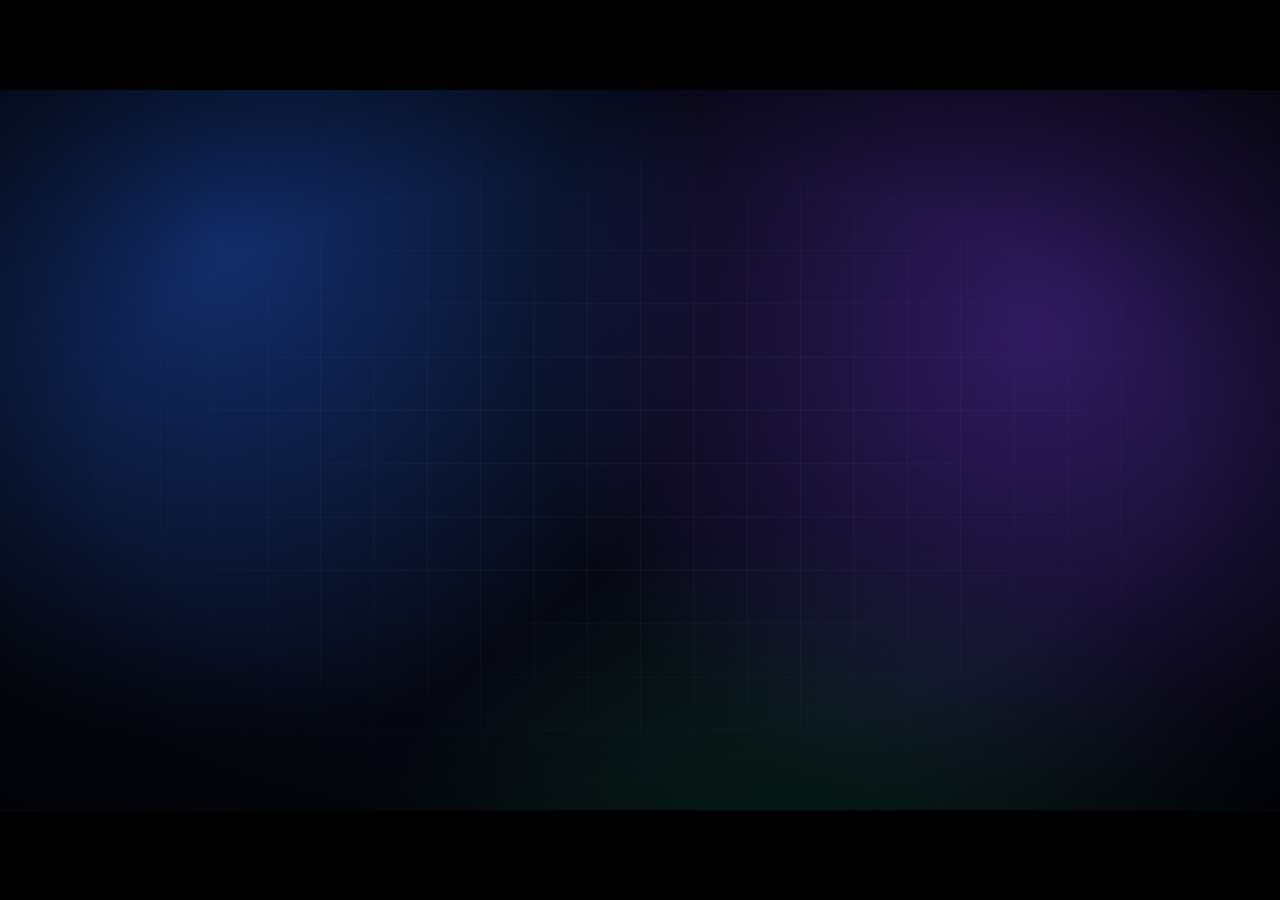
<file: tools/motion/film/index.html>
<!doctype html>
<html lang="en">
<head>
<meta charset="utf-8">
<meta name="viewport" content="width=device-width, initial-scale=1">
<title>Locly film</title>
<link rel="stylesheet" href="film.css">
<script src="film.js" defer></script>
</head>
<body>
<svg width="0" height="0" style="position:absolute" aria-hidden="true">
  <symbol id="i-globe" viewBox="0 0 24 24"><circle cx="12" cy="12" r="9"/><path d="M3 12h18M12 3c-3 3-4 6-4 9s1 6 4 9c3-3 4-6 4-9s-1-6-4-9z"/></symbol>
  <symbol id="i-dns" viewBox="0 0 24 24"><rect x="3" y="4" width="18" height="6" rx="1.5"/><rect x="3" y="14" width="18" height="6" rx="1.5"/><path d="M7 7h.01M7 17h.01M11 7h6M11 17h6"/></symbol>
  <symbol id="i-gear" viewBox="0 0 24 24"><circle cx="12" cy="12" r="3"/><path d="M19.4 15a1.7 1.7 0 0 0 .3 1.8l.1.1a2 2 0 1 1-2.8 2.8l-.1-.1a1.7 1.7 0 0 0-1.8-.3 1.7 1.7 0 0 0-1 1.5V21a2 2 0 1 1-4 0v-.1a1.7 1.7 0 0 0-1.1-1.5 1.7 1.7 0 0 0-1.8.3l-.1.1a2 2 0 1 1-2.8-2.8l.1-.1a1.7 1.7 0 0 0 .3-1.8 1.7 1.7 0 0 0-1.5-1H3a2 2 0 1 1 0-4h.1a1.7 1.7 0 0 0 1.5-1.1 1.7 1.7 0 0 0-.3-1.8l-.1-.1a2 2 0 1 1 2.8-2.8l.1.1a1.7 1.7 0 0 0 1.8.3H9a1.7 1.7 0 0 0 1-1.5V3a2 2 0 1 1 4 0v.1a1.7 1.7 0 0 0 1 1.5 1.7 1.7 0 0 0 1.8-.3l.1-.1a2 2 0 1 1 2.8 2.8l-.1.1a1.7 1.7 0 0 0-.3 1.8V9a1.7 1.7 0 0 0 1.5 1H21a2 2 0 1 1 0 4h-.1a1.7 1.7 0 0 0-1.5 1z"/></symbol>
  <symbol id="i-spark" viewBox="0 0 24 24"><path d="M12 3l1.9 5.6L19.5 10.5l-5.6 1.9L12 18l-1.9-5.6L4.5 10.5l5.6-1.9z"/><path d="M19 3v4M17 5h4M5 17v4M3 19h4"/></symbol>
  <symbol id="i-home" viewBox="0 0 24 24"><path d="M3 11l9-7 9 7"/><path d="M5 10v10h14V10"/><rect x="9.5" y="13" width="5" height="4.5" rx="1"/><path d="M10.5 13v-1a1.5 1.5 0 0 1 3 0v1"/></symbol>
  <symbol id="i-feather" viewBox="0 0 24 24"><path d="M20.2 12.2a6 6 0 0 0-8.5-8.5L5 10.5V19h8.5z"/><path d="M16 8L2 22M17.5 15H9"/></symbol>
  <symbol id="i-list" viewBox="0 0 24 24"><rect x="3" y="4" width="18" height="16" rx="2.5"/><path d="M7 9h.01M7 13h.01M7 17h.01M10.5 9h6.5M10.5 13h6.5M10.5 17h4"/></symbol>
  <symbol id="i-check" viewBox="0 0 24 24"><path d="M5 12.5l4.5 4.5L19 7.5"/></symbol>
</svg>

<div class="stage" id="stage">
  <div class="bg" aria-hidden="true">
    <div class="aurora a1"></div>
    <div class="aurora a2"></div>
    <div class="aurora a3"></div>
    <div class="grid"></div>
  </div>

  <!-- ============================================================ 1. hook -->
  <section class="scene s-hook" data-in="0" data-out="with-0.3" data-shake="n127 n0a n0b n1 n3000"
           data-v="gl@why/0.3 gx@with-0.5/0.4">
    <div class="alarm" data-v="a@why-0.1/0.8"></div>
    <div class="cam">
      <div class="top-lines" data-v="o@why-0.35/0.4">
        <p class="line l1">
          <span class="en" data-words="0.02 0.34 0.6 0.76 0.9 1.08 1.2 1.4">Every time you work on a local app,</span>
          <span class="ar" data-words="0.05 0.44 0.9 1.1 1.4 1.8 2.0 2.3">تخيّل إنك كل مرة تشتغل على تطبيق محلي،</span>
        </p>
        <p class="line l2">
          <span class="en" data-words="1.98 2.12 2.26 2.56 2.92 3.38">are you still remembering <b class="g">numbers</b> like…</span>
          <span class="ar" data-words="2.78 3.3 3.88 4.3">لازم تتذكّر <b class="g">أرقام</b> مثل…</span>
        </p>
      </div>

      <div class="mini-term ltr" data-v="p@0.15/0.6 o@nums-0.05/0.5:io">
        <div class="tbar"><i></i><i></i><i></i><span>~/my-app</span></div>
        <div class="tbody">
          <div><span class="pr">$</span> <span class="keys" data-type="0.5/0.55" data-text="npm run dev"></span></div>
          <div class="ln" data-v="q@1.25/0.3"><span class="dim">  ➜  Local:  </span> http://<span class="num">127.0.0.1:3000</span>/</div>
          <div class="ln" data-v="q@1.45/0.3"><span class="dim">  ➜  Network:</span> http://<span class="num">192.168.1.60:3000</span>/</div>
        </div>
      </div>

      <div class="chips" data-sfx="pop@nums pop@nums+0.27 pop@nums+0.54 pop@why+0.1 pop@why+0.3">
        <span class="chip" style="--x:90px;--y:330px;--r:-7deg;--ph:0.2" data-v="p@nums/0.5:back">127.0.0.1:8080</span>
        <span class="chip note" style="--x:1480px;--y:300px;--r:5deg;--ph:1.9" data-v="p@nums+0.09/0.5:back">API → :3002</span>
        <span class="chip" style="--x:1380px;--y:800px;--r:4deg;--ph:3.1" data-v="p@nums+0.18/0.5:back">192.168.1.60:8123</span>
        <span class="chip" style="--x:110px;--y:770px;--r:6deg;--ph:4.4" data-v="p@nums+0.27/0.5:back">localhost:5173</span>
        <span class="chip" style="--x:1560px;--y:930px;--r:-5deg;--ph:2.6" data-v="p@nums+0.36/0.5:back">10.0.0.5:9000</span>
        <span class="chip note" style="--x:330px;--y:930px;--r:-4deg;--ph:0.9" data-v="p@nums+0.45/0.5:back">DB → 5432 ?</span>
        <span class="chip" style="--x:1630px;--y:500px;--r:3deg;--ph:5.2" data-v="p@nums+0.54/0.5:back">0.0.0.0:8000</span>
        <span class="chip" style="--x:820px;--y:950px;--r:3deg;--ph:3.7" data-v="p@nums+0.63/0.5:back">172.17.0.2:5432</span>
        <span class="chip" style="--x:50px;--y:560px;--r:-3deg;--ph:1.2" data-v="p@nums+0.72/0.5:back">:4200</span>
        <span class="chip note" style="--x:1010px;--y:800px;--r:-6deg;--ph:2.2" data-v="p@nums+0.81/0.5:back">HA = .60:8123 ??</span>
        <!-- more pile up on "why" -->
        <span class="chip" style="--x:250px;--y:150px;--r:4deg;--ph:0.5" data-v="p@why+0.1/0.45:back">127.0.0.1:5000</span>
        <span class="chip" style="--x:1440px;--y:120px;--r:-3deg;--ph:4.1" data-v="p@why+0.2/0.45:back">192.168.0.12:443</span>
        <span class="chip note" style="--x:1600px;--y:680px;--r:8deg;--ph:2.9" data-v="p@why+0.3/0.45:back">WHICH PORT?!</span>
        <span class="chip" style="--x:60px;--y:455px;--r:-8deg;--ph:3.3" data-v="p@why+0.4/0.45:back">:8888</span>
        <span class="chip" style="--x:1170px;--y:980px;--r:-4deg;--ph:1.6" data-v="p@why+0.5/0.45:back">10.0.0.7:6443</span>
        <span class="chip" style="--x:640px;--y:110px;--r:2deg;--ph:5.7" data-v="p@why+0.6/0.45:back">localhost:3001</span>
      </div>

      <div class="mega ltr" data-v="u@why-0.15/0.6:io" data-sfx="thud@n127 thud@n0a thud@n0b thud@n1 thud@n3000">
        <div class="mega-row">
          <span class="mg" data-v="p@n127/0.4:back">127</span><span class="mg" data-v="p@n0a/0.4:back">.0</span><span class="mg" data-v="p@n0b/0.4:back">.0</span><span class="mg" data-v="p@n1/0.4:back">.1</span><span class="mg port" data-v="p@n3000/0.4:back">:3000</span>
        </div>
        <span class="port-label" data-v="p@port/0.35:back">port</span>
        <span class="ring" data-v="r@n127/0.8:out"></span>
        <span class="ring violet" data-v="r@n3000/0.8:out"></span>
      </div>

      <h2 class="why">
        <span class="en" data-words="7.32 7.84 8.08 8.32 8.8 9.16 9.38 9.5 9.7 9.88">Why make local development<br><b class="bad">harder</b> than it needs to be?</span>
        <span class="ar" data-words="9.86 10.2 10.5">ليش كل <b class="bad">هالتعقيد؟</b></span>
      </h2>
    </div>
  </section>

  <!-- ===================================================== 2. one line -->
  <section class="scene s-install" data-in="with-0.15" data-out="then-0.3" data-shake="locly" data-sfx="whoosh@with-0.2">
    <div class="cam">
      <div class="lockup ltr" data-v="u@install-0.1/0.7:io">
        <span class="logo-wrap">
          <img class="logo" src="../../../docs/assets/img/logo.svg" alt="" data-v="p@locly/0.6:back" data-sfx="boom@locly">
          <span class="ring big" data-v="r@locly/1.0:out"></span>
          <span class="ring big two" data-v="r@locly+0.15/1.1:out"></span>
        </span>
        <span class="word" data-v="q@locly+0.12/0.55:out">Locly</span>
      </div>

      <p class="one-line" data-v="o@install-0.1/0.35">
        <span class="en" data-words="11.34 11.46 11.68 11.92 12.2">it starts with just <b class="g">one line.</b></span>
        <span class="ar" data-words="11.85 12.22 12.58 13.04">كل شيء يبدأ <b class="g">بسطر واحد.</b></span>
      </p>
      <span class="beam" data-v="p@oneLine/0.7:io o@install+0.15/0.3"></span>

      <div class="term install-term ltr" data-v="p@install-0.05/0.55:io" data-sfx="whoosh@install-0.1">
        <div class="tbar"><i></i><i></i><i></i><span>Terminal</span></div>
        <div class="tbody">
          <div class="cmd"><span class="pr">$</span> <span class="keys" data-type="install+0.12>typed" data-text="curl -fsSL https://github.com/Devehab/Locly-DNS/releases/latest/download/install.sh | sh"></span></div>
          <div class="ln dim" data-v="q@typed+0.12/0.25">Downloading LocalDNS (darwin/arm64)...</div>
          <div class="ln dim" data-v="q@typed+0.3/0.25">Checksum verified.</div>
          <div class="ln ok" data-v="q@ready-0.2/0.25">✓ localdns 0.4.0 installed to /usr/local/bin/localdns</div>
        </div>
      </div>

      <div class="ready" data-v="p@ready/0.55:back b@ready/0.8:out" data-sfx="ding@ready">
        <svg class="check" viewBox="0 0 24 24"><use href="#i-check"/></svg>
        <span class="en">Ready</span><span class="ar">جاهز</span>
        <i class="spark" style="--a:0deg"></i><i class="spark" style="--a:36deg"></i><i class="spark" style="--a:72deg"></i>
        <i class="spark" style="--a:108deg"></i><i class="spark" style="--a:144deg"></i><i class="spark" style="--a:180deg"></i>
        <i class="spark" style="--a:216deg"></i><i class="spark" style="--a:252deg"></i><i class="spark" style="--a:288deg"></i>
        <i class="spark" style="--a:324deg"></i>
      </div>
    </div>
  </section>

  <!-- ========================================================== 3. the UI -->
  <section class="scene s-ui" data-in="then-0.25" data-out="instead-0.3" data-sfx="whoosh@then-0.3">
    <div class="cam">
      <div class="carousel">
        <p class="hl" data-v="o@add-0.32/0.25">
          <span class="en" data-words="16.76 17.08 17.46 17.66">Then open the <b class="g">user interface</b></span>
          <span class="ar" data-words="17.3 18.3 18.7">بعدها، افتح <b class="g">واجهة المستخدم</b></span>
        </p>
        <p class="hl" data-v="o@give-0.32/0.25">
          <span class="en" data-words="18.68 18.86 19.0 19.2"><b class="g">Add</b> your local services</span>
          <span class="ar" data-words="19.86 20.48 21.0"><b class="g">وأضف</b> خدماتك المحلية</span>
        </p>
        <p class="hl">
          <span class="en" data-words="20.08 20.14 20.32 20.68 20.84 20.94 21.1 21.28 21.44 21.94">and give each one a <b class="g">name</b> you can actually remember</span>
          <span class="ar" data-words="21.46 22.32 22.55 23.22 23.48 23.85">وخصّص لكل خدمة <b class="g">اسم</b> سهل تتذكّره</span>
        </p>
      </div>

      <div class="browser ltr" data-v="p@open-0.1/0.7:out">
        <div class="bbar">
          <span class="dots"><i></i><i></i><i></i></span>
          <span class="addr"><svg viewBox="0 0 24 24"><use href="#i-globe"/></svg><span>http://<span class="keys" data-type="open+0.05/0.4" data-text="localdns.local"></span></span></span>
        </div>
        <span class="loadbar" data-v="l@open+0.45/0.4:io f@open+0.85/0.25"></span>
        <div class="dash" data-v="c@open+0.6/0.4">
          <div class="dhead">
            <img src="../../../docs/assets/img/logo.svg" alt="">
            <div><b>LocalDNS</b><small>Your local services</small></div>
            <span class="dbtn">Terminal guide</span>
            <span class="dbtn primary" id="btn-add" data-v="k@add-0.04/0.12 kk@add+0.08/0.2">+ Add Host</span>
          </div>
          <div class="drouter">
            <div><b>Port-free URLs <em>On</em></b><small>Open http://app.local instead of http://app.local:3000.</small></div>
            <span class="switch on"></span>
          </div>
          <div class="dtable">
            <div class="tr th"><span>HOSTNAME</span><span>IP</span><span>PORT</span><span>URL</span><span>STATUS</span><span></span></div>
            <div class="tr new" data-v="n@submit+0.2/0.45:io h@remember/0.5 hx@remember+0.6/0.8">
              <span class="host">app.local</span><span>127.0.0.1</span><span>3000</span><span class="url">http://app.local</span><span class="st"><i class="switch on sm"></i><i class="dot"></i>Active</span><span class="acts"><em>Edit</em><em class="del">Delete</em></span>
            </div>
            <div class="tr"><span class="host">api.local</span><span>127.0.0.1</span><span>3002</span><span class="url">http://api.local</span><span class="st"><i class="switch on sm"></i><i class="dot"></i>Active</span><span class="acts"><em>Edit</em><em class="del">Delete</em></span></div>
            <div class="tr"><span class="host">ha.local</span><span>192.168.1.60</span><span>8123</span><span class="url">http://ha.local:8123</span><span class="st"><i class="switch on sm"></i><i class="dot"></i>Active</span><span class="acts"><em>Edit</em><em class="del">Delete</em></span></div>
            <div class="tr"><span class="host">nas.lan</span><span>192.168.1.20</span><span>—</span><span class="url">http://nas.lan</span><span class="st"><i class="switch on sm"></i><i class="dot"></i>Active</span><span class="acts"><em>Edit</em><em class="del">Delete</em></span></div>
          </div>
        </div>

        <div class="dim-layer" data-v="d@add+0.1/0.3 dx@submit+0.05/0.3"></div>
        <div class="dialog" data-v="d@add+0.1/0.35:back dx@submit+0.05/0.25">
          <b class="dtitle">Add Host</b>
          <label>Hostname</label>
          <div class="input focus-a" data-v="fa@add+0.4/0.2 fb@addrType-0.1/0.2"><span class="keys" data-type="hostType/0.32" data-text="app"></span><span class="suffix" data-v="s@name+0.02/0.35:back">.local</span><i class="caret"></i></div>
          <div class="sufs"><span class="sfl">Ending:</span><span class="sf">.localhost</span><span class="sf" id="chip-local" data-v="s@name/0.2">.local</span><span class="sf">.test</span><span class="sf">.internal</span><span class="sf">.lan</span></div>
          <label>Address</label>
          <div class="input focus-b" data-v="fb@addrType-0.1/0.2 fc@name-0.2/0.2"><span class="keys" data-type="addrType/0.6" data-text="127.0.0.1:3000"></span><i class="caret"></i></div>
          <small>IP address with an optional port, e.g. 127.0.0.1:3000 or 192.168.1.60.</small>
          <div class="dacts"><span class="dbtn">Cancel</span><span class="dbtn primary" id="btn-submit" data-v="k@submit-0.04/0.12 kk@submit+0.08/0.2">Add</span></div>
        </div>
      </div>

      <svg class="cursor" viewBox="0 0 24 24" data-v="p@open+0.8/0.3 o@submit+0.7/0.4"
           data-path="0=1260,800 open+0.9=1260,800 add-0.08=#btn-add add+0.5=#btn-add name-0.55=1300,560 name-0.05=#chip-local submit-0.45=#chip-local submit-0.05=#btn-submit"
           data-sfx="click@add click@name click@submit"><path d="M5 3l14 8-6.2 1.6L10 19z"/></svg>
      <span class="click-ring" data-path="0=#btn-add" data-v="c@add/0.45:out"></span>
      <span class="click-ring" data-path="0=#chip-local" data-v="c@name/0.45:out"></span>
      <span class="click-ring" data-path="0=#btn-submit" data-v="c@submit/0.45:out"></span>
    </div>
  </section>

  <!-- ================================================ 4. numbers → name -->
  <section class="scene s-swap" data-in="instead-0.25" data-out="more-0.1" data-shake="i127 i0a i0b i1 app+0.2" data-sfx="whoosh@instead-0.3">
    <div class="cam">
      <p class="label" data-v="o@youget-0.32/0.25">
        <span class="en" data-words="22.98 23.28">Instead of</span>
        <span class="ar" data-words="24.8">بدل</span>
      </p>
      <p class="label" data-v="o@no1-0.3/0.3">
        <span class="en" data-words="26.38 26.52">you get</span>
        <span class="ar" data-words="29.7 30.05">صار عندك</span>
      </p>

      <div class="mega swap ltr" data-v="u@no1-0.25/0.65:io" data-sfx="thud@i127 thud@i0a thud@i0b thud@i1 swish@app-0.25 ding@app+0.2">
        <div class="mega-row nums" data-v="x@app-0.25/0.1">
          <span class="mg" data-v="p@i127/0.4:back">127</span><span class="mg" data-v="p@i0a/0.4:back">.0</span><span class="mg" data-v="p@i0b/0.4:back">.0</span><span class="mg" data-v="p@i1/0.4:back">.1</span><span class="mg port" data-v="p@i3000/0.4:back">:3000</span>
          <span class="strike" data-v="s@youget/0.35:io"></span>
        </div>
        <span class="port-label" data-v="p@iport/0.35:back o@app-0.25/0.1">port</span>
        <div class="mega-row scr" data-v="y@app-0.25/0.08 z@app+0.15/0.25">
          <span data-scramble="app-0.25/0.45" data-from="127.0.0.1:3000" data-text="app.local"></span>
        </div>
        <div class="mega-row final" data-v="z@app+0.15/0.3 w@local/0.5:back">app<span class="tld">.local</span></div>
        <span class="ring big" data-v="r@app+0.2/1.0:out"></span>
        <span class="burst" data-v="b@app+0.2/0.9:out">
          <i style="--a:10deg"></i><i style="--a:46deg"></i><i style="--a:82deg"></i><i style="--a:118deg"></i><i style="--a:154deg"></i>
          <i style="--a:190deg"></i><i style="--a:226deg"></i><i style="--a:262deg"></i><i style="--a:298deg"></i><i style="--a:334deg"></i>
        </span>
      </div>

      <div class="url-pill ltr" data-v="p@local+0.05/0.45:back o@no1-0.3/0.3">
        <svg viewBox="0 0 24 24"><use href="#i-globe"/></svg>
        <span>http://<b>app.local</b></span>
        <em><i></i>running</em>
      </div>
    </div>
  </section>

  <!-- ============================================== 5. no registration -->
  <section class="scene s-no" data-in="no1-0.3" data-out="more-0.1" data-shake="no1 no2" data-sfx="whoosh@no1-0.35">
    <div class="cam">
      <div class="cards">
        <div class="ncard" data-v="p@no1-0.25/0.5:out dm@registration+0.3/0.4">
          <span class="nolabel" data-v="q@no1/0.35:back"><span class="en">No</span><span class="ar">بدون</span></span>
          <span class="nicon"><svg viewBox="0 0 24 24"><use href="#i-globe"/></svg></span>
          <h3>
            <span class="en" data-words="28.2 28.56">Domain registration</span>
            <span class="ar" data-words="31.95 32.45">تسجيل دومين</span>
          </h3>
          <p class="meta"><span class="en">Registrar · $12/year · renewals</span><span class="ar">شركة تسجيل · 12$ بالسنة · تجديد</span></p>
          <span class="cross" data-v="s@registration+0.3/0.35:io"></span>
          <span class="stamp" data-v="st@registration+0.45/0.35:back" data-sfx="stamp@registration+0.45"><svg viewBox="0 0 24 24"><use href="#i-check"/></svg><span class="en">Not needed</span><span class="ar">مش لازم</span></span>
        </div>
        <div class="ncard" data-v="p@no2-0.25/0.5:out dm@setup+0.2/0.4">
          <span class="nolabel" data-v="q@no2/0.35:back"><span class="en">No</span><span class="ar">وبدون</span></span>
          <span class="nicon"><svg viewBox="0 0 24 24"><use href="#i-dns"/></svg></span>
          <h3>
            <span class="en" data-words="29.74 30.3 30.7">complicated DNS setup</span>
            <span class="ar" data-words="33.5 33.82 34.3">إعداد DNS معقّد</span>
          </h3>
          <p class="meta ltr">A · AAAA · CNAME · TTL · propagation…</p>
          <span class="cross" data-v="s@setup+0.2/0.35:io"></span>
          <span class="stamp" data-v="st@setup+0.35/0.35:back" data-sfx="stamp@setup+0.35"><svg viewBox="0 0 24 24"><use href="#i-check"/></svg><span class="en">Not needed</span><span class="ar">مش لازم</span></span>
        </div>
      </div>
      <span class="data-sfx-holder" data-sfx="thud@no1 thud@no2"></span>
    </div>
  </section>

  <!-- ============================================ 6. terminal interface -->
  <section class="scene s-term" data-in="more-0.15" data-out="stays-0.3" data-sfx="whoosh@more-0.3">
    <div class="cam">
      <div class="intro" data-v="o@terminal+0.25/0.45:io">
        <p class="big">
          <span class="en" data-words="31.84 32.06 32.16 32.3 32.46 33.08 33.28 33.36">And when you want <b class="g">more control</b><br>as a developer,</span>
          <span class="ar" data-words="35.3 35.6 35.92 36.45">ولما بدك <b class="g">تحكم أكبر</b> كمطوّر،</span>
        </p>
        <p class="sub">
          <span class="en" data-words="34.15 34.38 34.8 35.08 35.24 35.42">Locly also gives you a <b class="g">terminal interface.</b></span>
          <span class="ar" data-words="37.18 37.8 38.2">عندك كمان <b class="g">واجهة الـTerminal</b></span>
        </p>
        <span class="prompt-tile ltr" data-v="p@developer/0.5:back" data-sfx="pop@developer">&gt;<i class="blink"></i></span>
      </div>

      <div class="verbs" data-v="o@list-0.42/0.3">
        <p class="v1">
          <span class="en" data-words="cAdd cEdit cEnable 39.08 cRemove 39.5"><b class="c-add">Add,</b> <b class="c-edit">edit,</b> <b class="c-on">enable,</b> or <b class="c-rm">remove</b> services</span>
          <span class="ar" data-words="cAdd cEdit cEnable 41.55 cRemove 42.15"><b class="c-add">أضف،</b> <b class="c-edit">عدّل،</b> <b class="c-on">فعّل،</b> أو <b class="c-rm">احذف</b> خدماتك</span>
        </p>
        <p class="v2">
          <span class="en" data-words="39.98 simple 40.62">with simple commands</span>
          <span class="ar" data-words="simple 43.25">بأوامر بسيطة</span>
        </p>
      </div>
      <p class="jsonline">
        <span class="en" data-words="41.42 41.56 41.84 json 42.44 automation 43.16 ai">and even use <b class="g">JSON</b> for <b class="c-auto">automation</b> and <b class="c-ai">AI tools</b></span>
        <span class="ar" data-words="44.05 44.4 json automation ai">وحتى استخدم <b class="g">JSON</b> <b class="c-auto">للأتمتة</b> <b class="c-ai">وأدوات الذكاء الاصطناعي</b></span>
      </p>

      <div class="term cli ltr" data-v="p@terminal+0.25/0.6:io m@json-0.35/0.6:io" data-sfx="whoosh@terminal+0.2">
        <div class="tbar"><i></i><i></i><i></i><span>localdns</span></div>
        <div class="tbody">
          <span class="hilite" data-v="p@cAdd-0.1/0.2 o@list-0.2/0.3" data-k="hy: cAdd=0, cEdit-0.12=0, cEdit=1, cEnable-0.12=1, cEnable=2, cRemove-0.12=2, cRemove=3"></span>
          <div class="rows" data-v="o@list-0.15/0.4:io">
            <div class="row">
              <div class="cmd"><span class="pr">$</span> <span class="keys" data-type="cAdd-0.08/0.12" data-text="localdns "></span><span class="v c-add chain" data-type="cAdd+0.04/0.05" data-text="add"></span><span class="keys chain" data-type="cAdd+0.09/0.22" data-text=" api.local 127.0.0.1:8080"></span></div>
              <div class="ln ok" data-v="q@cAdd+0.36/0.2">✓ Added successfully <span class="dim">· api.local → 127.0.0.1:8080</span></div>
            </div>
            <div class="row" data-v="r@cEdit-0.12/0.08">
              <div class="cmd"><span class="pr">$</span> <span class="keys" data-type="cEdit-0.08/0.12" data-text="localdns "></span><span class="v c-edit chain" data-type="cEdit+0.04/0.06" data-text="edit"></span><span class="keys chain" data-type="cEdit+0.1/0.22" data-text=" api.local 127.0.0.1:8081"></span></div>
              <div class="ln ok" data-v="q@cEdit+0.36/0.2">✓ Updated successfully <span class="dim">· api.local → 127.0.0.1:8081</span></div>
            </div>
            <div class="row" data-v="r@cEnable-0.12/0.08">
              <div class="cmd"><span class="pr">$</span> <span class="keys" data-type="cEnable-0.08/0.12" data-text="localdns "></span><span class="v c-on chain" data-type="cEnable+0.04/0.08" data-text="resume"></span><span class="keys chain" data-type="cEnable+0.12/0.16" data-text=" docs.test"></span></div>
              <div class="ln ok" data-v="q@cEnable+0.36/0.2">✓ Resumed docs.test <span class="dim">· switched back on</span></div>
            </div>
            <div class="row" data-v="r@cRemove-0.12/0.08">
              <div class="cmd"><span class="pr">$</span> <span class="keys" data-type="cRemove-0.08/0.12" data-text="localdns "></span><span class="v c-rm chain" data-type="cRemove+0.04/0.08" data-text="remove"></span><span class="keys chain" data-type="cRemove+0.12/0.2" data-text=" old.local --yes"></span></div>
              <div class="ln ok" data-v="q@cRemove+0.36/0.2">✓ Removed successfully <span class="dim">· old.local</span></div>
            </div>
          </div>
          <div class="json-block" data-v="p@list-0.1/0.3">
            <div class="cmd"><span class="pr">$</span> <span class="keys" data-type="list+0.05/0.45" data-text="localdns list --json"></span></div>
            <pre class="json"><span data-v="q@json/0.2">{</span>
<span data-v="q@json+0.04/0.2">  <span class="k">"entries"</span>: [</span>
<span data-v="q@json+0.08/0.2">    {</span>
<span data-v="q@json+0.12/0.2">      <span class="k">"hostname"</span>: <span class="s">"app.local"</span>,</span>
<span data-v="q@json+0.16/0.2">      <span class="k">"address"</span>: <span class="s">"127.0.0.1:3000"</span>,</span>
<span data-v="q@json+0.2/0.2">      <span class="k">"short_url"</span>: <span class="s">"http://app.local"</span>,</span>
<span data-v="q@json+0.24/0.2">      <span class="k">"status"</span>: <span class="s">"active"</span></span>
<span data-v="q@json+0.28/0.2">    },</span>
<span data-v="q@json+0.32/0.2">    { <span class="k">"hostname"</span>: <span class="s">"api.local"</span>, … }</span>
<span data-v="q@json+0.36/0.2">  ]</span>
<span data-v="q@json+0.4/0.2">}</span></pre>
          </div>
        </div>
      </div>

      <svg class="wires" viewBox="0 0 1920 1080" aria-hidden="true">
        <path class="wire" d="M1270 600 C 1320 600, 1300 420, 1360 420" data-v="d@automation-0.2/0.45:io"/>
        <path class="flow" d="M1270 600 C 1320 600, 1300 420, 1360 420" data-v="d@automation+0.2/0.3"/>
        <path class="wire" d="M1270 600 C 1320 600, 1300 740, 1360 740" data-v="d@ai-0.2/0.45:io"/>
        <path class="flow" d="M1270 600 C 1320 600, 1300 740, 1360 740" data-v="d@ai+0.2/0.3"/>
      </svg>
      <div class="node auto" data-v="p@automation-0.05/0.5:back" data-sfx="pop@automation">
        <span class="nic"><svg viewBox="0 0 24 24"><use href="#i-gear"/></svg></span>
        <div><b><span class="en">Automation</span><span class="ar">الأتمتة</span></b>
        <small><span class="en">scripts · CI · Makefiles</span><span class="ar">سكربتات · CI · Makefiles</span></small></div>
      </div>
      <div class="node ai" data-v="p@ai-0.05/0.5:back" data-sfx="pop@ai">
        <span class="nic"><svg viewBox="0 0 24 24"><use href="#i-spark"/></svg></span>
        <div><b><span class="en">AI tools</span><span class="ar">أدوات الذكاء الاصطناعي</span></b>
        <small><span class="en">agents read and add names</span><span class="ar">الوكلاء يقرؤون الأسماء ويضيفونها</span></small></div>
      </div>
    </div>
  </section>

  <!-- ================================================== 7. three words -->
  <section class="scene s-values" data-in="stays-0.25" data-out="final-0.3" data-sfx="whoosh@stays-0.3">
    <div class="cam">
      <p class="kicker">
        <span class="en" data-words="44.66 44.96">Everything stays</span>
        <span class="ar" data-words="47.76 47.9">كل شيء</span>
      </p>
      <div class="values">
        <div class="val blue" data-v="p@vLocal/0.5:back" data-sfx="pop@vLocal">
          <span class="vic"><svg viewBox="0 0 24 24"><use href="#i-home"/></svg></span>
          <b><span class="en">local</span><span class="ar">محلي</span></b>
        </div>
        <i class="vdot" data-v="p@vSimple-0.2/0.3"></i>
        <div class="val violet" data-v="p@vSimple/0.5:back" data-sfx="pop@vSimple">
          <span class="vic"><svg viewBox="0 0 24 24"><use href="#i-feather"/></svg></span>
          <b><span class="en">simple</span><span class="ar">بسيط</span></b>
        </div>
        <i class="vdot" data-v="p@vOrganized-0.2/0.3"></i>
        <div class="val green" data-v="p@vOrganized/0.5:back" data-sfx="pop@vOrganized">
          <span class="vic"><svg viewBox="0 0 24 24"><use href="#i-list"/></svg></span>
          <b><span class="en">organized</span><span class="ar">ومنظّم</span></b>
        </div>
      </div>
    </div>
  </section>

  <!-- ========================================================= 8. finale -->
  <section class="scene s-final" data-in="final-0.25" data-out="end+5" data-shake="final" data-sfx="whoosh@final-0.3">
    <div class="cam">
      <div class="ghosts ltr" data-v="d@not/0.9:io">
        <span style="--x:140px;--y:180px;--ph:0.3">127.0.0.1:3000</span>
        <span style="--x:1500px;--y:150px;--ph:1.7">192.168.1.60:8123</span>
        <span style="--x:80px;--y:620px;--ph:2.4">:5173</span>
        <span style="--x:1620px;--y:560px;--ph:3.9">10.0.0.5:9000</span>
        <span style="--x:300px;--y:930px;--ph:4.6">localhost:8080</span>
        <span style="--x:1350px;--y:940px;--ph:5.5">172.17.0.2:5432</span>
        <span style="--x:860px;--y:90px;--ph:0.9">:3002</span>
        <span style="--x:820px;--y:990px;--ph:2.9">0.0.0.0:8000</span>
      </div>
      <div class="lockup final-lockup ltr">
        <span class="logo-wrap">
          <img class="logo" src="../../../docs/assets/img/logo.svg" alt="" data-v="p@final/0.6:back" data-sfx="boom@final chime@final+0.05">
          <span class="ring big" data-v="r@final/1.0:out"></span>
          <span class="ring big two" data-v="r@final+0.15/1.2:out"></span>
        </span>
        <span class="word" data-v="q@final+0.1/0.55:out">Locly</span>
      </div>
      <h2 class="tagline">
        <span class="en" data-words="48.95 names 50.02 numbers">Remember <b class="g">names,</b> not <b class="num-word" data-v="s@numbers+0.35/0.4:io">numbers.</b></span>
        <span class="ar" data-words="51.0 names not numbers">تذكّر <b class="g">الأسماء…</b> مش <b class="num-word" data-v="s@numbers+0.35/0.4:io">الأرقام.</b></span>
      </h2>
      <div class="cta ltr" data-v="p@numbers+0.6/0.6:out">
        <span class="install"><span class="pr">$</span> curl -fsSL …/install.sh | sh</span>
        <span class="repo">github.com/Devehab/Locly-DNS</span>
      </div>
      <p class="platforms" data-v="p@numbers+0.85/0.6:out">
        <span class="en">macOS · Linux · Windows · free &amp; open source</span>
        <span class="ar">macOS · Linux · Windows · مجاني ومفتوح المصدر</span>
      </p>
    </div>
  </section>

  <div class="vignette" aria-hidden="true"></div>
</div>
</body>
</html>
</file>
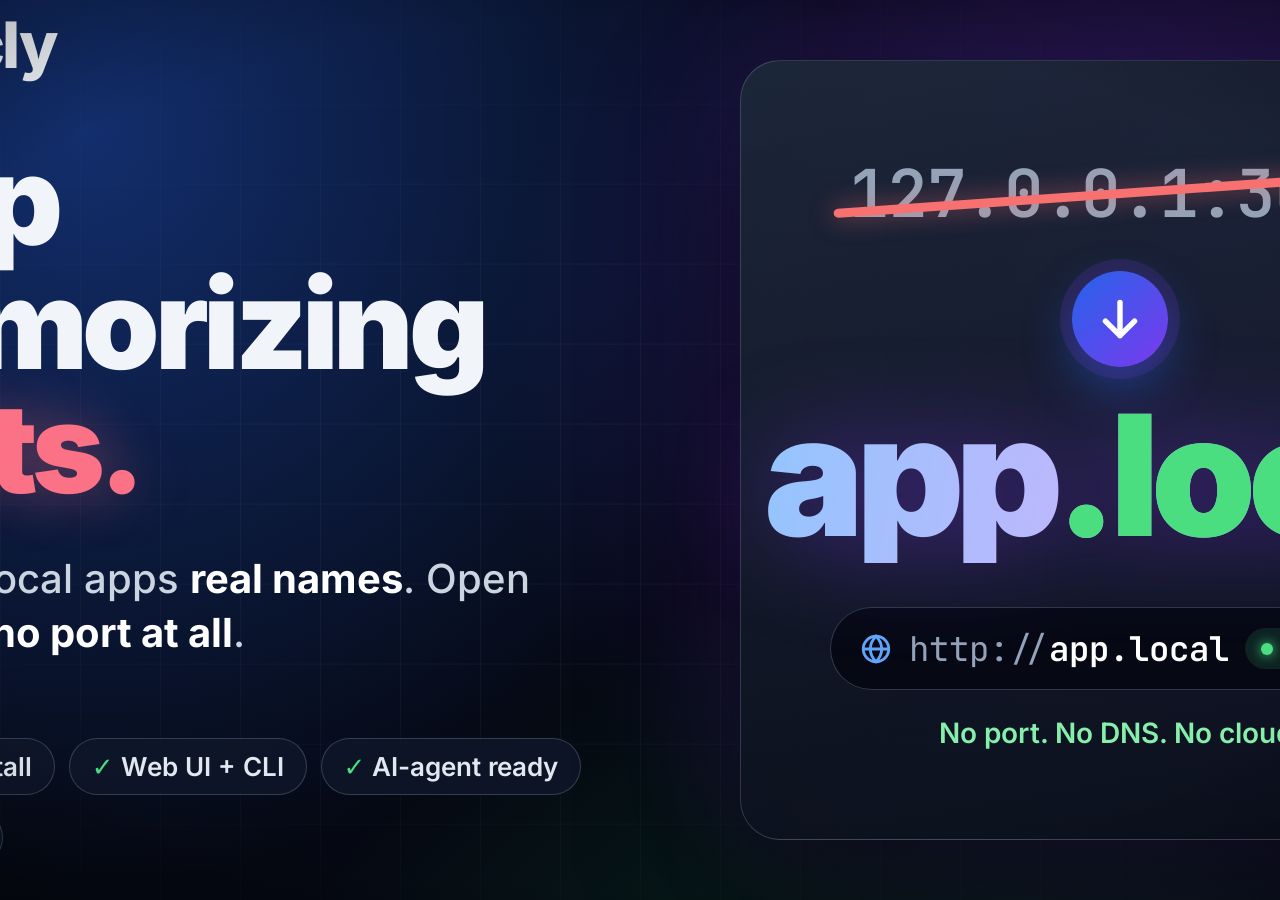
<file: tools/motion/film/thumbnail.html>
<!doctype html>
<html lang="en">
<head>
<meta charset="utf-8">
<title>Locly thumbnail</title>
<link rel="stylesheet" href="film.css">
<style>
  /* A still for social video posts (LinkedIn puts its own play button in
     the middle, so the middle stays clear). ?lang=ar for Arabic. */
  .stage { --t: 2.4; }
  .th-brand { position: absolute; left: 110px; top: 92px; display: flex; align-items: center; gap: 22px; }
  .th-brand img { width: 84px; height: 84px; filter: drop-shadow(0 14px 40px rgba(37, 99, 235, 0.55)); }
  .th-brand b { font-size: 64px; font-weight: 800; letter-spacing: -0.04em; }
  .th-head { position: absolute; margin: 0; left: 110px; top: 228px; width: 820px; font-size: 124px; font-weight: 900; line-height: 1.0; letter-spacing: -0.045em; }
  .th-head .hot { color: #fb7185; text-shadow: 0 0 60px rgba(251, 113, 133, 0.45); }
  .th-sub { position: absolute; left: 110px; top: 642px; width: 760px; font-size: 40px; font-weight: 500; line-height: 1.35; color: #cbd5e1; }
  .th-sub b { color: #fff; font-weight: 700; }
  .th-tags { position: absolute; left: 110px; top: 828px; display: flex; flex-wrap: wrap; gap: 14px; width: 800px; }
  .th-tags span { padding: 12px 22px; border-radius: 999px; background: rgba(15, 23, 42, 0.85); border: 1px solid rgba(148, 163, 184, 0.3); font-size: 26px; font-weight: 600; color: #e2e8f0; white-space: nowrap; }
  .th-tags span::before { content: "✓ "; color: #4ade80; }

  .th-card {
    position: absolute; left: 1060px; top: 150px; width: 760px; height: 780px; box-sizing: border-box;
    border-radius: 40px; padding: 70px 56px;
    background: linear-gradient(170deg, rgba(30, 41, 59, 0.9), rgba(10, 14, 26, 0.92));
    border: 1px solid rgba(148, 163, 184, 0.28);
    box-shadow: 0 60px 140px rgba(0, 0, 0, 0.6), 0 0 120px rgba(124, 58, 237, 0.18);
    display: flex; flex-direction: column; align-items: center; justify-content: center; direction: ltr;
  }
  .th-before { position: relative; font: 600 66px var(--mono); color: #94a3b8; letter-spacing: -0.02em; }
  .th-before::after { content: ""; position: absolute; left: -3%; right: -3%; top: 50%; height: 9px; margin-top: -4px; border-radius: 5px; background: #f87171; rotate: -4deg; box-shadow: 0 0 24px rgba(248, 113, 113, 0.6); }
  .th-port { position: absolute; right: 0; top: -40px; font: 600 24px var(--mono); letter-spacing: 0.18em; color: #c4b5fd; }
  .th-arrow { margin: 34px 0 20px; width: 96px; height: 96px; display: grid; place-items: center; border-radius: 50%; background: linear-gradient(135deg, #2563eb, #7c3aed); box-shadow: 0 0 0 12px rgba(124, 58, 237, 0.16), 0 20px 50px rgba(37, 99, 235, 0.45); }
  .th-arrow svg { width: 50px; height: 50px; fill: none; stroke: #fff; stroke-width: 2.6; stroke-linecap: round; stroke-linejoin: round; }
  .th-after { font-size: 168px; font-weight: 900; letter-spacing: -0.05em; line-height: 1.05;
    background: linear-gradient(100deg, #93c5fd 0%, #c4b5fd 52%, #a78bfa 100%); -webkit-background-clip: text; background-clip: text; color: transparent;
    filter: drop-shadow(0 0 50px rgba(124, 58, 237, 0.45)); }
  .th-after i { font-style: normal; color: #4ade80; }
  .th-pill { margin-top: 44px; display: flex; align-items: center; gap: 16px; padding: 18px 22px 18px 28px; border-radius: 999px; background: rgba(5, 8, 18, 0.85); border: 1px solid rgba(148, 163, 184, 0.3); font: 500 34px var(--mono); color: #94a3b8; }
  .th-pill b { color: #fff; font-weight: 600; }
  .th-pill svg { width: 34px; height: 34px; fill: none; stroke: #60a5fa; stroke-width: 2; }
  .th-pill em { display: flex; align-items: center; gap: 8px; padding: 6px 16px; border-radius: 999px; background: rgba(74, 222, 128, 0.12); font: 600 24px var(--sans); font-style: normal; color: #4ade80; }
  .th-pill em::before { content: ""; width: 12px; height: 12px; border-radius: 50%; background: #4ade80; box-shadow: 0 0 12px #4ade80; }
  .th-noport { margin-top: 26px; font-size: 28px; font-weight: 600; color: #86efac; }

  .th-ghost { position: absolute; font: 600 30px var(--mono); color: rgba(148, 163, 184, 0.16); white-space: nowrap; direction: ltr; }

  /* Arabic: text on the right, the card on the left. Arabic letters must
     not be spaced apart (it breaks the joins). */
  html[lang="ar"] .th-head, html[lang="ar"] .th-sub, html[lang="ar"] .th-tags span { letter-spacing: 0; }
  html[lang="ar"] .th-head { left: auto; right: 110px; top: 250px; font-size: 128px; line-height: 1.25; }
  html[lang="ar"] .th-sub { left: auto; right: 110px; top: 610px; font-size: 42px; line-height: 1.55; }
  html[lang="ar"] .th-tags { left: auto; right: 110px; }
  html[lang="ar"] .th-tags span { font-size: 28px; }
  html[lang="ar"] .th-tags span::before { content: "✓ "; }
  html[lang="ar"] .th-brand { left: auto; right: 110px; }
  html[lang="ar"] .th-card { left: 100px; }
  html[lang="ar"] .th-noport { direction: rtl; }
</style>
<script>
  (function () {
    var ar = new URLSearchParams(location.search).get("lang") === "ar";
    document.documentElement.lang = ar ? "ar" : "en";
    document.documentElement.dir = ar ? "rtl" : "ltr";
  })();
</script>
</head>
<body>
<div class="stage" id="stage">
  <div class="bg" aria-hidden="true">
    <div class="aurora a1"></div>
    <div class="aurora a2"></div>
    <div class="aurora a3"></div>
    <div class="grid"></div>
  </div>

  <span class="th-ghost" style="left:980px;top:40px">192.168.1.60:8123</span>
  <span class="th-ghost" style="left:960px;top:990px">localhost:8080</span>
  <span class="th-ghost" style="left:1460px;top:985px">172.17.0.2:5432</span>

  <div class="th-brand ltr"><img src="../../../docs/assets/img/logo.svg" alt=""><b>Locly</b></div>

  <h1 class="th-head">
    <span class="en">Stop<br>memorizing<br><span class="hot">ports.</span></span>
    <span class="ar">بطّل تحفظ<br><span class="hot">أرقام البورت.</span></span>
  </h1>
  <p class="th-sub">
    <span class="en">Give your local apps <b>real names</b>. Open them with <b>no port at all</b>.</span>
    <span class="ar">سمِّ خدماتك المحلية <b>بأسماء سهلة</b>، وافتحها <b>بدون رقم بورت</b>.</span>
  </p>
  <div class="th-tags">
    <span class="en">One-line install</span><span class="en">Web UI + CLI</span><span class="en">AI-agent ready</span><span class="en">100% local</span>
    <span class="ar">تثبيت بأمر واحد</span><span class="ar">واجهة + Terminal</span><span class="ar">جاهز لوكلاء AI</span><span class="ar">محلي 100%</span>
  </div>

  <div class="th-card">
    <span class="th-before">127.0.0.1:3000<span class="th-port">PORT</span></span>
    <span class="th-arrow"><svg viewBox="0 0 24 24"><path d="M12 4v16M5 13l7 7 7-7"/></svg></span>
    <span class="th-after">app<i>.local</i></span>
    <span class="th-pill">
      <svg viewBox="0 0 24 24"><circle cx="12" cy="12" r="9"/><path d="M3 12h18M12 3c-3 3-4 6-4 9s1 6 4 9c3-3 4-6 4-9s-1-6-4-9z"/></svg>
      <span>http://<b>app.local</b></span><em>running</em>
    </span>
    <span class="th-noport"><span class="en">No port. No DNS. No cloud.</span><span class="ar">بدون بورت. بدون DNS. بدون سحابة.</span></span>
  </div>

  <div class="vignette" aria-hidden="true"></div>
</div>
</body>
</html>
</file>
<file: docs/assets/site.css>
/* Locly landing page. No external resources: fonts are self-hosted. */

@font-face {
  font-family: "Inter";
  src: url("fonts/inter-latin-var.woff2") format("woff2");
  font-weight: 100 900;
  font-style: normal;
  font-display: swap;
  unicode-range: U+0000-00FF, U+0131, U+0152-0153, U+02BB-02BC, U+02C6, U+02DA, U+02DC, U+0304, U+0308,
    U+0329, U+2000-206F, U+20AC, U+2122, U+2191, U+2193, U+2212, U+2215, U+FEFF, U+FFFD;
}

@font-face {
  font-family: "IBM Plex Sans Arabic";
  src: url("fonts/ibm-plex-sans-arabic-400.woff2") format("woff2");
  font-weight: 400;
  font-display: swap;
  unicode-range: U+0600-06FF, U+0750-077F, U+0870-088E, U+0890-0891, U+0898-08E1, U+08E3-08FF, U+200C-200E,
    U+2010-2011, U+204F, U+2E41, U+FB50-FDFF, U+FE70-FE74, U+FE76-FEFC;
}
@font-face {
  font-family: "IBM Plex Sans Arabic";
  src: url("fonts/ibm-plex-sans-arabic-500.woff2") format("woff2");
  font-weight: 500;
  font-display: swap;
  unicode-range: U+0600-06FF, U+0750-077F, U+0870-088E, U+0890-0891, U+0898-08E1, U+08E3-08FF, U+200C-200E,
    U+2010-2011, U+204F, U+2E41, U+FB50-FDFF, U+FE70-FE74, U+FE76-FEFC;
}
@font-face {
  font-family: "IBM Plex Sans Arabic";
  src: url("fonts/ibm-plex-sans-arabic-600.woff2") format("woff2");
  font-weight: 600;
  font-display: swap;
  unicode-range: U+0600-06FF, U+0750-077F, U+0870-088E, U+0890-0891, U+0898-08E1, U+08E3-08FF, U+200C-200E,
    U+2010-2011, U+204F, U+2E41, U+FB50-FDFF, U+FE70-FE74, U+FE76-FEFC;
}
@font-face {
  font-family: "IBM Plex Sans Arabic";
  src: url("fonts/ibm-plex-sans-arabic-700.woff2") format("woff2");
  font-weight: 700 800;
  font-display: swap;
  unicode-range: U+0600-06FF, U+0750-077F, U+0870-088E, U+0890-0891, U+0898-08E1, U+08E3-08FF, U+200C-200E,
    U+2010-2011, U+204F, U+2E41, U+FB50-FDFF, U+FE70-FE74, U+FE76-FEFC;
}

/* ------------------------------------------------------------------ tokens */

:root {
  --bg: #ffffff;
  --bg-soft: #f6f8fb;
  --surface: #ffffff;
  --surface-2: #f3f5f9;
  --text: #0b1220;
  --text-2: #334155;
  --muted: #5b6474;
  --border: #e4e8ef;
  --border-strong: #cfd6e2;
  --brand: #2563eb;
  --brand-strong: #1d4ed8;
  --brand-soft: #e8efff;
  --accent: #16a34a;
  --accent-soft: #e7f7ed;
  --danger: #dc2626;
  --danger-soft: #fdecec;
  --grad: linear-gradient(100deg, #2563eb 0%, #7c3aed 55%, #16a34a 100%);
  --term-bg: #0d1117;
  --term-bar: #161b22;
  --term-text: #e6edf3;
  --term-dim: #8b949e;
  --term-border: #263040;
  --shadow-sm: 0 1px 2px rgba(15, 23, 42, 0.06);
  --shadow: 0 1px 2px rgba(15, 23, 42, 0.05), 0 8px 24px rgba(15, 23, 42, 0.07);
  --shadow-lg: 0 24px 60px rgba(15, 23, 42, 0.16);
  --radius: 14px;
  --radius-sm: 10px;
  --font: "Inter", "IBM Plex Sans Arabic", system-ui, -apple-system, "Segoe UI", Roboto, "Noto Sans Arabic", "Helvetica Neue", Arial, sans-serif;
  --mono: ui-monospace, "SFMono-Regular", "Cascadia Code", Menlo, Consolas, "Liberation Mono", monospace;
  --header-h: 64px;
}

@media (prefers-color-scheme: dark) {
  :root {
    --bg: #0a0e17;
    --bg-soft: #0e1420;
    --surface: #111827;
    --surface-2: #162032;
    --text: #e7ebf3;
    --text-2: #c3cad8;
    --muted: #97a1b4;
    --border: #1f2a3c;
    --border-strong: #2c3a52;
    --brand: #4f8cff;
    --brand-strong: #7aa7ff;
    --brand-soft: #14254a;
    --accent: #34d26f;
    --accent-soft: #0f2a1c;
    --danger: #f26b6b;
    --danger-soft: #2c1416;
    --grad: linear-gradient(100deg, #6aa1ff 0%, #a78bfa 55%, #4ade80 100%);
    --term-bg: #070a10;
    --term-bar: #0f141c;
    --term-border: #1f2a3c;
    --shadow-sm: none;
    --shadow: 0 0 0 1px rgba(255, 255, 255, 0.02), 0 10px 30px rgba(0, 0, 0, 0.35);
    --shadow-lg: 0 24px 70px rgba(0, 0, 0, 0.55);
  }
}

/* ------------------------------------------------------- language switching */

html[lang="ar"] .en,
html[lang="en"] .ar {
  display: none !important;
}

/* ------------------------------------------------------------------- base */

*,
*::before,
*::after {
  box-sizing: border-box;
}

html {
  scroll-behavior: smooth;
  scroll-padding-top: calc(var(--header-h) + 16px);
  -webkit-text-size-adjust: 100%;
}

body {
  margin: 0;
  background: var(--bg);
  color: var(--text);
  font-family: var(--font);
  font-size: 16px;
  line-height: 1.6;
  -webkit-font-smoothing: antialiased;
  text-rendering: optimizeLegibility;
  overflow-x: hidden;
}

html[lang="ar"] body {
  line-height: 1.85;
}

img {
  max-width: 100%;
  height: auto;
  display: block;
}

a {
  color: var(--brand);
  text-decoration: none;
}

a:hover {
  color: var(--brand-strong);
}

h1,
h2,
h3 {
  margin: 0;
  line-height: 1.15;
  letter-spacing: -0.02em;
  color: var(--text);
}

html[lang="ar"] h1,
html[lang="ar"] h2,
html[lang="ar"] h3 {
  letter-spacing: 0; /* letter-spacing breaks Arabic joining */
  line-height: 1.35;
}

p {
  margin: 0;
}

code,
pre {
  font-family: var(--mono);
}

:not(pre) > code {
  font-size: 0.88em;
  background: var(--surface-2);
  border: 1px solid var(--border);
  border-radius: 6px;
  padding: 0.08em 0.4em;
  white-space: nowrap;
  unicode-bidi: isolate;
}

/* Longer snippets in running text may wrap rather than overflow. */
.section-head code,
.checklist code,
.callout code,
.cmd-card > p code,
.faq code,
.usage {
  white-space: normal !important;
  overflow-wrap: anywhere;
}

:focus-visible {
  outline: 2px solid var(--brand);
  outline-offset: 3px;
  border-radius: 6px;
}

.sprite {
  position: absolute;
  width: 0;
  height: 0;
  overflow: hidden;
}

.skip-link {
  position: absolute;
  inset-inline-start: 16px;
  top: -60px;
  z-index: 100;
  background: var(--brand);
  color: #fff;
  padding: 8px 14px;
  border-radius: 8px;
}

.skip-link:focus {
  top: 12px;
  color: #fff;
}

.container {
  width: 100%;
  max-width: 1160px;
  margin-inline: auto;
  padding-inline: 16px;
}

@media (min-width: 640px) {
  .container {
    padding-inline: 24px;
  }
}

.container.narrow {
  max-width: 820px;
}

/* ----------------------------------------------------------------- header */

.site-header {
  position: sticky;
  top: 0;
  z-index: 50;
  height: var(--header-h);
  background: color-mix(in srgb, var(--bg) 82%, transparent);
  backdrop-filter: saturate(160%) blur(14px);
  -webkit-backdrop-filter: saturate(160%) blur(14px);
  border-bottom: 1px solid var(--border);
}

.header-inner {
  height: 100%;
  display: flex;
  align-items: center;
  gap: 24px;
}

.brand {
  display: inline-flex;
  align-items: center;
  gap: 10px;
  color: var(--text);
  font-weight: 700;
}

.brand:hover {
  color: var(--text);
}

.brand img {
  border-radius: 8px;
}

.brand-name {
  font-size: 1.15rem;
  letter-spacing: -0.01em;
}

.nav-links {
  display: none;
  gap: 4px;
  margin-inline-start: 8px;
}

.nav-links a {
  color: var(--muted);
  font-size: 0.93rem;
  font-weight: 500;
  padding: 6px 10px;
  border-radius: 8px;
}

.nav-links a:hover {
  color: var(--text);
  background: var(--surface-2);
}

@media (min-width: 940px) {
  .nav-links {
    display: flex;
  }
}

.header-actions {
  margin-inline-start: auto;
  display: flex;
  align-items: center;
  gap: 8px;
}

.lang-toggle {
  font: inherit;
  font-size: 0.9rem;
  font-weight: 600;
  color: var(--text);
  background: var(--surface);
  border: 1px solid var(--border-strong);
  border-radius: 999px;
  padding: 5px 14px;
  cursor: pointer;
  line-height: 1.5;
}

.lang-toggle:hover {
  border-color: var(--brand);
  color: var(--brand);
}

.lang-toggle [lang="ar"] {
  font-family: "IBM Plex Sans Arabic", var(--font);
}

.icon-link {
  display: inline-grid;
  place-items: center;
  width: 38px;
  height: 38px;
  border-radius: 10px;
  color: var(--text);
}

.icon-link:hover {
  background: var(--surface-2);
  color: var(--text);
}

/* ------------------------------------------------------------------- hero */

.hero {
  position: relative;
  padding-block: 56px 40px;
  overflow: hidden;
  isolation: isolate;
}

.hero::before {
  content: "";
  position: absolute;
  inset: -20% -10% auto;
  height: 720px;
  z-index: -1;
  background:
    radial-gradient(600px 320px at 20% 20%, color-mix(in srgb, var(--brand) 18%, transparent), transparent 70%),
    radial-gradient(520px 300px at 85% 10%, color-mix(in srgb, #7c3aed 14%, transparent), transparent 70%),
    radial-gradient(500px 260px at 70% 80%, color-mix(in srgb, var(--accent) 12%, transparent), transparent 70%);
}

.hero::after {
  content: "";
  position: absolute;
  inset: 0;
  z-index: -1;
  background-image:
    linear-gradient(var(--border) 1px, transparent 1px),
    linear-gradient(90deg, var(--border) 1px, transparent 1px);
  background-size: 44px 44px;
  mask-image: radial-gradient(ellipse 70% 60% at 50% 0%, #000 30%, transparent 75%);
  -webkit-mask-image: radial-gradient(ellipse 70% 60% at 50% 0%, #000 30%, transparent 75%);
  opacity: 0.55;
}

@media (min-width: 960px) {
  .hero {
    padding-block: 88px 56px;
  }
}

.hero-grid {
  display: grid;
  grid-template-columns: minmax(0, 1fr);
  gap: 40px;
  align-items: center;
}

@media (min-width: 1000px) {
  .hero-grid {
    grid-template-columns: minmax(0, 1.08fr) minmax(0, 0.92fr);
    gap: 56px;
  }
}

.hero-copy,
.hero-visual {
  min-width: 0;
}

.eyebrow {
  display: inline-flex;
  align-items: center;
  gap: 8px;
  font-size: 0.85rem;
  font-weight: 500;
  color: var(--text-2);
  background: var(--surface);
  border: 1px solid var(--border);
  border-radius: 999px;
  padding: 5px 14px 5px 12px;
  box-shadow: var(--shadow-sm);
}

.pill-dot {
  width: 8px;
  height: 8px;
  border-radius: 50%;
  background: var(--accent);
  box-shadow: 0 0 0 4px color-mix(in srgb, var(--accent) 22%, transparent);
}

.hero h1 {
  margin-top: 20px;
  font-size: clamp(2.3rem, 5.6vw, 3.9rem);
  font-weight: 800;
  letter-spacing: -0.035em;
}

html[lang="ar"] .hero h1 {
  font-weight: 700;
  font-size: clamp(2.2rem, 5.2vw, 3.6rem);
}

.grad {
  background: var(--grad);
  -webkit-background-clip: text;
  background-clip: text;
  color: transparent;
}

.lead {
  margin-top: 20px;
  font-size: clamp(1.05rem, 1.6vw, 1.2rem);
  color: var(--text-2);
  max-width: 40em;
}

.sublead {
  margin-top: 12px;
  color: var(--muted);
  max-width: 40em;
}

.sublead em {
  font-style: normal;
  font-weight: 600;
  color: var(--text);
}

.hero-cta {
  display: flex;
  flex-wrap: wrap;
  gap: 12px;
  margin-top: 28px;
}

.hero-cta.center {
  justify-content: center;
}

.btn {
  display: inline-flex;
  align-items: center;
  justify-content: center;
  gap: 8px;
  font: inherit;
  font-weight: 600;
  font-size: 0.98rem;
  padding: 11px 20px;
  border-radius: 12px;
  border: 1px solid transparent;
  cursor: pointer;
  transition: transform 0.15s ease, background-color 0.15s ease, border-color 0.15s ease;
}

.btn:hover {
  transform: translateY(-1px);
}

.btn-primary {
  background: var(--brand);
  color: #fff;
  box-shadow: 0 6px 18px color-mix(in srgb, var(--brand) 32%, transparent);
}

.btn-primary:hover {
  background: var(--brand-strong);
  color: #fff;
}

.btn-ghost {
  background: var(--surface);
  color: var(--text);
  border-color: var(--border-strong);
}

.btn-ghost:hover {
  color: var(--text);
  border-color: var(--text-2);
}

.btn-light {
  background: #fff;
  color: #0b1220;
}

.btn-light:hover {
  color: #0b1220;
}

.btn-outline-light {
  color: #fff;
  border-color: rgba(255, 255, 255, 0.45);
}

.btn-outline-light:hover {
  color: #fff;
  border-color: #fff;
}

/* ------------------------------------------------------------------- tabs */

.install-tabs {
  margin-top: 28px;
  max-width: 640px;
}

.tablist {
  display: inline-flex;
  gap: 4px;
  padding: 4px;
  background: var(--surface-2);
  border: 1px solid var(--border);
  border-radius: 12px;
  margin-bottom: 12px;
}

.tablist [role="tab"] {
  font: inherit;
  font-size: 0.9rem;
  font-weight: 600;
  color: var(--muted);
  background: transparent;
  border: 0;
  border-radius: 9px;
  padding: 6px 14px;
  cursor: pointer;
}

.tablist [role="tab"][aria-selected="true"] {
  background: var(--surface);
  color: var(--text);
  box-shadow: var(--shadow-sm), 0 0 0 1px var(--border);
}

.fine-print {
  display: flex;
  align-items: center;
  gap: 6px;
  margin-top: 10px;
  font-size: 0.85rem;
  color: var(--muted);
}

.fine-print svg {
  flex: none;
  color: var(--accent);
}

/* --------------------------------------------------------- command blocks */

.cmd {
  display: flex;
  align-items: center;
  gap: 8px;
  background: var(--term-bg);
  border: 1px solid var(--term-border);
  border-radius: 12px;
  padding: 6px 6px 6px 16px;
  color: var(--term-text);
  text-align: left;
  min-width: 0;
}

.cmd > code {
  flex: 1;
  min-width: 0;
  overflow-x: auto;
  white-space: nowrap;
  font-size: 0.9rem;
  padding-block: 8px;
  scrollbar-width: thin;
  background: none;
  border: 0;
  color: inherit;
}

.cmd.small {
  padding: 4px 4px 4px 12px;
  border-radius: 10px;
}

.cmd.small > code {
  font-size: 0.84rem;
  padding-block: 6px;
  white-space: pre-wrap;
  overflow-wrap: anywhere;
}

.cmd > code.overflowing {
  -webkit-mask-image: linear-gradient(to right, #000 calc(100% - 40px), transparent);
  mask-image: linear-gradient(to right, #000 calc(100% - 40px), transparent);
}

.prompt {
  color: #7ee787;
  margin-right: 10px;
  user-select: none;
}

.copy {
  flex: none;
  display: inline-flex;
  align-items: center;
  gap: 6px;
  font: inherit;
  font-size: 0.82rem;
  font-weight: 600;
  color: #c9d1d9;
  background: rgba(255, 255, 255, 0.06);
  border: 1px solid rgba(255, 255, 255, 0.1);
  border-radius: 8px;
  padding: 7px 11px;
  cursor: pointer;
  transition: background-color 0.15s ease, color 0.15s ease;
}

.copy:hover {
  background: rgba(255, 255, 255, 0.12);
  color: #fff;
}

.copy.copied {
  color: #7ee787;
  border-color: rgba(126, 231, 135, 0.4);
}

@media (max-width: 480px) {
  .copy-label {
    display: none;
  }
  .copy {
    padding: 8px;
  }
}

/* --------------------------------------------------------------- terminal */

.terminal {
  background: var(--term-bg);
  border: 1px solid var(--term-border);
  border-radius: var(--radius);
  box-shadow: var(--shadow-lg);
  overflow: hidden;
  text-align: left;
  min-width: 0;
}

.terminal-bar {
  display: flex;
  align-items: center;
  gap: 7px;
  padding: 11px 14px;
  background: var(--term-bar);
  border-bottom: 1px solid var(--term-border);
}

.terminal-bar span {
  width: 11px;
  height: 11px;
  border-radius: 50%;
  background: #ff5f57;
}

.terminal-bar span:nth-child(2) {
  background: #febc2e;
}

.terminal-bar span:nth-child(3) {
  background: #28c840;
}

.terminal-bar em {
  font-style: normal;
  font-size: 0.78rem;
  color: var(--term-dim);
  margin-inline-start: 10px;
  font-family: var(--mono);
}

.terminal-body,
pre.code {
  margin: 0;
  padding: 18px 20px;
  overflow-x: auto;
  font-size: 0.86rem;
  line-height: 1.6;
  color: var(--term-text);
  scrollbar-width: thin;
}

.terminal-body b {
  font-weight: 700;
  color: #fff;
}

.t-prompt {
  color: #7ee787;
}

.t-ok {
  color: #3fb950;
}

.t-link {
  color: #79c0ff;
  text-decoration: underline;
  text-underline-offset: 3px;
}

.t-dim {
  color: var(--term-dim);
}

.t-key {
  color: #79c0ff;
}

.t-str {
  color: #a5d6ff;
}

.t-num {
  color: #ffa657;
}

/* ---------------------------------------------------------------- mapping */

.mapping {
  margin-top: 48px;
  display: grid;
  grid-template-columns: minmax(0, 1fr);
  gap: 10px;
  background: var(--surface);
  border: 1px solid var(--border);
  border-radius: var(--radius);
  padding: 16px;
  box-shadow: var(--shadow);
}

@media (min-width: 1100px) {
  .mapping {
    grid-template-columns: repeat(3, minmax(0, 1fr));
    padding: 18px;
    gap: 16px;
  }
}

.map-row {
  display: flex;
  align-items: center;
  justify-content: center;
  flex-wrap: wrap;
  gap: 10px;
  padding: 10px 12px;
  border-radius: var(--radius-sm);
  background: var(--bg-soft);
}

.map-row code {
  font-size: 0.86rem;
  background: none;
  border: 0;
  padding: 0;
}

.map-row .from {
  color: var(--muted);
  text-decoration: line-through;
  text-decoration-color: color-mix(in srgb, var(--danger) 60%, transparent);
}

.map-row .to {
  color: var(--brand);
  font-weight: 600;
}

.arrow {
  flex: none;
  color: var(--muted);
}

[dir="rtl"] .arrow {
  transform: scaleX(-1);
}

/* --------------------------------------------------------------- sections */

.section {
  padding-block: 72px;
}

@media (min-width: 960px) {
  .section {
    padding-block: 104px;
  }
}

.section-soft {
  background: var(--bg-soft);
  border-block: 1px solid var(--border);
}

.section-head {
  max-width: 760px;
  margin-bottom: 44px;
}

.kicker {
  font-size: 0.82rem;
  font-weight: 700;
  text-transform: uppercase;
  letter-spacing: 0.08em;
  color: var(--brand);
  margin-bottom: 10px;
}

html[lang="ar"] .kicker {
  letter-spacing: 0;
  text-transform: none;
  font-size: 0.95rem;
}

.section h2 {
  font-size: clamp(1.8rem, 3.6vw, 2.6rem);
  font-weight: 750;
}

.section-head p:not(.kicker),
.section-lead {
  margin-top: 14px;
  color: var(--text-2);
  font-size: 1.08rem;
}

/* ------------------------------------------------------------------ steps */

.steps {
  list-style: none;
  margin: 0;
  padding: 0;
  display: grid;
  grid-template-columns: minmax(0, 1fr);
  gap: 16px;
}

@media (min-width: 860px) {
  .steps {
    grid-template-columns: repeat(3, minmax(0, 1fr));
    gap: 20px;
  }
}

.step {
  position: relative;
  display: flex;
  flex-direction: column;
  gap: 10px;
  background: var(--surface);
  border: 1px solid var(--border);
  border-radius: var(--radius);
  padding: 24px;
  box-shadow: var(--shadow);
}

.step h3 {
  font-size: 1.15rem;
}

.step p {
  color: var(--text-2);
  flex: 1;
}

.step-num {
  display: inline-grid;
  place-items: center;
  width: 34px;
  height: 34px;
  border-radius: 10px;
  background: var(--brand-soft);
  color: var(--brand);
  font-weight: 700;
}

.how-grid {
  margin-top: 28px;
  display: grid;
  grid-template-columns: minmax(0, 1fr);
  gap: 20px;
}

@media (min-width: 960px) {
  .how-grid {
    grid-template-columns: minmax(0, 0.95fr) minmax(0, 1.05fr);
  }
}

.hosts-figure {
  margin: 0;
  background: var(--surface);
  border: 1px solid var(--border);
  border-radius: var(--radius);
  box-shadow: var(--shadow);
  overflow: hidden;
  display: flex;
  flex-direction: column;
}

.file-head {
  display: flex;
  align-items: center;
  gap: 8px;
  padding: 12px 18px;
  font-family: var(--mono);
  font-size: 0.85rem;
  color: var(--muted);
  border-bottom: 1px solid var(--border);
  background: var(--surface-2);
  text-align: left;
}

pre.hosts {
  margin: 0;
  padding: 16px 0;
  white-space: normal;
  overflow-x: auto;
  font-size: 0.88rem;
  line-height: 1.75;
  text-align: left;
  flex: 1;
}

pre.hosts span {
  display: block;
  white-space: pre;
  padding-inline: 18px;
}

pre.hosts .u {
  color: var(--muted);
}

pre.hosts .m {
  color: var(--text);
  background: var(--brand-soft);
  border-left: 3px solid var(--brand);
  padding-left: 15px;
  font-weight: 500;
}

pre.hosts .m-first,
pre.hosts .m-last {
  color: var(--brand);
}

.legend {
  display: flex;
  flex-wrap: wrap;
  gap: 8px 20px;
  padding: 12px 18px;
  border-top: 1px solid var(--border);
  font-size: 0.88rem;
  color: var(--text-2);
}

.legend > span {
  display: inline-flex;
  align-items: center;
  gap: 8px;
}

.swatch {
  width: 12px;
  height: 12px;
  border-radius: 4px;
  display: inline-block;
}

.swatch.u {
  background: var(--surface-2);
  border: 1px solid var(--border-strong);
}

.swatch.m {
  background: var(--brand);
}

.flow {
  display: flex;
  flex-direction: column;
  gap: 14px;
}

.lane {
  background: var(--surface);
  border: 1px solid var(--border);
  border-radius: var(--radius);
  padding: 18px;
  box-shadow: var(--shadow);
}

.lane-title {
  font-size: 0.85rem;
  font-weight: 600;
  color: var(--muted);
  margin-bottom: 12px;
}

.lane-nodes {
  display: flex;
  align-items: center;
  flex-wrap: wrap;
  gap: 8px;
}

.node {
  display: inline-flex;
  align-items: center;
  font-size: 0.86rem;
  padding: 7px 12px;
  border-radius: 9px;
  background: var(--surface-2);
  border: 1px solid var(--border);
  color: var(--text);
  white-space: nowrap;
}

code.node {
  font-family: var(--mono);
}

.node-mid {
  background: var(--brand-soft);
  border-color: color-mix(in srgb, var(--brand) 35%, transparent);
  color: var(--brand);
  font-weight: 600;
}

.node-ok {
  background: var(--accent-soft);
  border-color: color-mix(in srgb, var(--accent) 40%, transparent);
  color: var(--accent);
  font-weight: 600;
}

.lane-muted .node-mid {
  background: var(--surface-2);
  border-color: var(--border);
  color: var(--muted);
}

.flow-note {
  display: flex;
  gap: 10px;
  align-items: flex-start;
  color: var(--text-2);
  font-size: 0.95rem;
  padding: 4px 4px 0;
}

.flow-note svg {
  flex: none;
  margin-top: 4px;
  color: var(--accent);
}

/* -------------------------------------------------------------- browser */

.browser {
  margin: 0;
  background: var(--surface);
  border: 1px solid var(--border-strong);
  border-radius: 16px;
  box-shadow: var(--shadow-lg);
  overflow: hidden;
}

.browser-bar {
  display: flex;
  align-items: center;
  gap: 16px;
  padding: 10px 14px;
  background: var(--surface-2);
  border-bottom: 1px solid var(--border);
  direction: ltr;
}

.dots {
  display: inline-flex;
  gap: 7px;
}

.dots span {
  width: 11px;
  height: 11px;
  border-radius: 50%;
  background: #ff5f57;
}

.dots span:nth-child(2) {
  background: #febc2e;
}

.dots span:nth-child(3) {
  background: #28c840;
}

.address {
  flex: 1;
  max-width: 420px;
  margin-inline: auto;
  text-align: center;
  font-family: var(--mono);
  font-size: 0.8rem;
  color: var(--muted);
  background: var(--surface);
  border: 1px solid var(--border);
  border-radius: 8px;
  padding: 4px 10px;
}

.browser img {
  width: 100%;
  height: auto;
  background: var(--bg-soft);
}

/* The Add dialog next to its explanation. */
.ui-detail {
  display: grid;
  grid-template-columns: minmax(0, 1fr);
  gap: 24px;
  align-items: center;
  margin-top: 40px;
}

@media (min-width: 860px) {
  .ui-detail {
    grid-template-columns: minmax(0, 380px) minmax(0, 1fr);
    gap: 48px;
  }
}

.ui-detail-shot img {
  display: block;
  width: 100%;
  max-width: 440px;
  height: auto;
  margin-inline: auto;
  border-radius: 16px;
  border: 1px solid var(--border-strong);
  box-shadow: var(--shadow-lg);
}

.ui-detail h3 {
  margin: 0 0 12px;
}

.ui-detail p {
  color: var(--text-2);
}

.feature-row {
  list-style: none;
  margin: 28px 0 0;
  padding: 0;
  display: grid;
  grid-template-columns: minmax(0, 1fr);
  gap: 12px;
}

@media (min-width: 720px) {
  .feature-row {
    grid-template-columns: repeat(2, minmax(0, 1fr));
  }
}

@media (min-width: 1000px) {
  .feature-row {
    grid-template-columns: repeat(4, minmax(0, 1fr));
  }
}

.feature-row li {
  display: flex;
  align-items: center;
  gap: 10px;
  font-weight: 500;
  color: var(--text-2);
}

.feature-row svg {
  flex: none;
  color: var(--accent);
}

/* --------------------------------------------------------------- examples */

.examples {
  display: grid;
  grid-template-columns: minmax(0, 1fr);
  gap: 16px;
}

@media (min-width: 720px) {
  .examples {
    grid-template-columns: repeat(2, minmax(0, 1fr));
  }
}


.example {
  display: flex;
  flex-direction: column;
  gap: 14px;
  background: var(--surface);
  border: 1px solid var(--border);
  border-radius: var(--radius);
  padding: 20px;
  box-shadow: var(--shadow);
  min-width: 0;
}

.example h3 {
  font-size: 1.05rem;
}

.example .cmd > code {
  font-size: 0.84rem;
}

.result {
  display: flex;
  align-items: center;
  flex-wrap: wrap;
  gap: 8px;
  color: var(--accent);
}

.result code {
  color: var(--accent);
  background: var(--accent-soft);
  border-color: color-mix(in srgb, var(--accent) 30%, transparent);
  font-weight: 600;
}

.tag {
  font-size: 0.78rem;
  font-weight: 600;
  color: var(--muted);
  border: 1px solid var(--border);
  border-radius: 999px;
  padding: 1px 9px;
}

.split {
  margin-top: 40px;
  display: grid;
  grid-template-columns: minmax(0, 1fr);
  gap: 20px;
  align-items: center;
}

@media (min-width: 900px) {
  .split {
    grid-template-columns: minmax(0, 0.8fr) minmax(0, 1.2fr);
    gap: 40px;
  }
}

.split h3 {
  font-size: 1.4rem;
}

.split p {
  margin-top: 10px;
  color: var(--text-2);
}

/* ---------------------------------------------------------------- install */

.install-grid {
  display: grid;
  grid-template-columns: minmax(0, 1fr);
  gap: 24px;
}

@media (min-width: 1000px) {
  .install-grid {
    grid-template-columns: minmax(0, 1.25fr) minmax(0, 0.75fr);
    gap: 32px;
    align-items: start;
  }
}

.install-main,
.install-side {
  background: var(--surface);
  border: 1px solid var(--border);
  border-radius: var(--radius);
  padding: 24px;
  box-shadow: var(--shadow);
  min-width: 0;
}

.install-steps {
  list-style: none;
  counter-reset: s;
  margin: 8px 0 0;
  padding: 0;
  display: grid;
  grid-template-columns: minmax(0, 1fr);
  gap: 20px;
}

.install-steps li {
  counter-increment: s;
  position: relative;
  padding-inline-start: 44px;
  min-width: 0;
}

.install-steps li::before {
  content: counter(s);
  position: absolute;
  inset-inline-start: 0;
  top: 0;
  width: 30px;
  height: 30px;
  display: grid;
  place-items: center;
  border-radius: 9px;
  background: var(--brand-soft);
  color: var(--brand);
  font-weight: 700;
  font-size: 0.92rem;
}

.install-steps p {
  margin-bottom: 10px;
  color: var(--text-2);
  font-weight: 500;
}

.callout {
  display: flex;
  gap: 12px;
  align-items: flex-start;
  margin-top: 24px;
  padding: 16px 18px;
  border-radius: var(--radius-sm);
  background: var(--brand-soft);
  border: 1px solid color-mix(in srgb, var(--brand) 25%, transparent);
  color: var(--text-2);
  font-size: 0.95rem;
}

.callout svg {
  flex: none;
  color: var(--brand);
  margin-top: 3px;
}

.callout strong {
  color: var(--text);
}

.callout-plain {
  margin-top: 36px;
  background: var(--surface);
  border-color: var(--border);
}

.callout-plain div {
  display: grid;
  gap: 12px;
}

.suffixes {
  display: flex;
  flex-wrap: wrap;
  gap: 8px;
}

.suffixes code {
  font-size: 0.86rem;
  color: var(--brand);
  background: var(--brand-soft);
  border-color: color-mix(in srgb, var(--brand) 25%, transparent);
}

.install-side h3 {
  font-size: 1.05rem;
  margin-bottom: 14px;
}

.install-side h3 + .checklist + h3 {
  margin-top: 28px;
}

.checklist {
  list-style: none;
  margin: 0;
  padding: 0;
  display: grid;
  grid-template-columns: minmax(0, 1fr);
  gap: 10px;
  color: var(--text-2);
  font-size: 0.94rem;
}

.checklist li {
  position: relative;
  padding-inline-start: 26px;
}

.checklist li::before {
  content: "";
  position: absolute;
  inset-inline-start: 0;
  top: 0.45em;
  width: 16px;
  height: 16px;
  border-radius: 50%;
  background: var(--accent-soft)
    url("data:image/svg+xml,%3Csvg xmlns='http://www.w3.org/2000/svg' viewBox='0 0 24 24'%3E%3Cpath d='M6 12.5l4 4L18 8' fill='none' stroke='%2316a34a' stroke-width='3' stroke-linecap='round' stroke-linejoin='round'/%3E%3C/svg%3E")
    center / 11px no-repeat;
}

.side-label {
  font-size: 0.85rem;
  font-weight: 600;
  color: var(--muted);
  margin: 16px 0 8px;
}

/* --------------------------------------------------------------- commands */

.table-wrap {
  overflow-x: auto;
  border: 1px solid var(--border);
  border-radius: var(--radius);
  background: var(--surface);
  box-shadow: var(--shadow);
}

.ref-table {
  width: 100%;
  border-collapse: collapse;
  font-size: 0.95rem;
}

.ref-table th,
.ref-table td {
  padding: 12px 18px;
  text-align: start;
  border-bottom: 1px solid var(--border);
  vertical-align: top;
}

.ref-table tr:last-child td {
  border-bottom: 0;
}

.ref-table th {
  font-size: 0.8rem;
  font-weight: 700;
  color: var(--muted);
  background: var(--surface-2);
  text-transform: uppercase;
  letter-spacing: 0.05em;
}

html[lang="ar"] .ref-table th {
  text-transform: none;
  letter-spacing: 0;
  font-size: 0.9rem;
}

.ref-table td[dir="ltr"] {
  white-space: nowrap;
  width: 1%;
  text-align: left;
}

[dir="rtl"] .ref-table td[dir="ltr"] {
  text-align: right;
}

.ref-table td[dir="ltr"] code {
  background: none;
  border: 0;
  padding: 0;
  font-size: 0.88rem;
  color: var(--text);
}

.ref-table a code {
  color: var(--brand);
}

.ref-table td {
  color: var(--text-2);
}

.cmd-cards {
  margin-top: 28px;
  display: grid;
  grid-template-columns: minmax(0, 1fr);
  gap: 16px;
}

@media (min-width: 860px) {
  .cmd-cards {
    grid-template-columns: repeat(2, minmax(0, 1fr));
  }
}

.cmd-card {
  display: flex;
  flex-direction: column;
  gap: 14px;
  background: var(--surface);
  border: 1px solid var(--border);
  border-radius: var(--radius);
  padding: 22px;
  box-shadow: var(--shadow);
  min-width: 0;
}

.cmd-card header {
  display: flex;
  align-items: baseline;
  flex-wrap: wrap;
  gap: 8px 14px;
}

.cmd-card h3 {
  font-family: var(--mono);
  font-size: 1.15rem;
  color: var(--brand);
}

.cmd-card .usage {
  background: none;
  border: 0;
  padding: 0;
  color: var(--muted);
  font-size: 0.84rem;
  white-space: normal;
}

.cmd-card > p {
  color: var(--text-2);
}

.flags {
  margin: 0;
  display: grid;
  gap: 8px;
}

.flags div {
  display: grid;
  grid-template-columns: minmax(110px, auto) 1fr;
  gap: 12px;
  font-size: 0.92rem;
}

.flags dt {
  font-family: var(--mono);
  font-size: 0.85rem;
  color: var(--text);
  font-weight: 600;
  text-align: left;
}

.flags dd {
  margin: 0;
  color: var(--muted);
}

pre.code {
  margin-top: auto;
  background: var(--term-bg);
  border: 1px solid var(--term-border);
  border-radius: var(--radius-sm);
  padding: 14px 16px;
  font-size: 0.84rem;
  text-align: left;
}

.ref-grid {
  margin-top: 40px;
  display: grid;
  grid-template-columns: minmax(0, 1fr);
  gap: 24px;
}

@media (min-width: 900px) {
  .ref-grid {
    grid-template-columns: repeat(2, minmax(0, 1fr));
  }
}

.ref-grid h3 {
  font-size: 1.15rem;
  margin-bottom: 14px;
}

.codes td[dir="ltr"] code {
  display: inline-grid;
  place-items: center;
  min-width: 26px;
  height: 26px;
  border-radius: 7px;
  background: var(--surface-2);
  font-weight: 700;
}

/* ----------------------------------------------------------------- agents */

.agents-grid {
  display: grid;
  grid-template-columns: minmax(0, 1fr);
  gap: 40px;
  align-items: center;
}

@media (min-width: 1000px) {
  .agents-grid {
    grid-template-columns: minmax(0, 1fr) minmax(0, 1fr);
    gap: 56px;
  }
}

.agent-points {
  list-style: none;
  margin: 28px 0 0;
  padding: 0;
  display: grid;
  grid-template-columns: minmax(0, 1fr);
  gap: 18px;
}

.agent-points li {
  display: flex;
  gap: 14px;
}

.agent-points svg {
  flex: none;
  width: 38px;
  height: 38px;
  padding: 9px;
  border-radius: 11px;
  background: var(--brand-soft);
  color: var(--brand);
}

.agent-points strong {
  display: block;
  color: var(--text);
}

.agent-points p {
  color: var(--text-2);
  font-size: 0.96rem;
}

/* --------------------------------------------------------------- security */

.never-grid {
  list-style: none;
  margin: 0;
  padding: 0;
  display: grid;
  grid-template-columns: minmax(0, 1fr);
  gap: 16px;
}

@media (min-width: 640px) {
  .never-grid {
    grid-template-columns: repeat(2, minmax(0, 1fr));
  }
}

@media (min-width: 1040px) {
  .never-grid {
    grid-template-columns: repeat(4, minmax(0, 1fr));
  }
}

.never-grid li {
  background: var(--surface);
  border: 1px solid var(--border);
  border-radius: var(--radius);
  padding: 20px;
  box-shadow: var(--shadow);
}

.never-icon {
  display: inline-grid;
  place-items: center;
  width: 30px;
  height: 30px;
  border-radius: 9px;
  background: var(--danger-soft);
  color: var(--danger);
  margin-bottom: 14px;
}

.never-grid h3 {
  font-size: 1.02rem;
  margin-bottom: 6px;
}

.never-grid p {
  color: var(--muted);
  font-size: 0.93rem;
}

.proof {
  margin-top: 28px;
  display: flex;
  gap: 16px;
  align-items: flex-start;
  padding: 24px;
  border-radius: var(--radius);
  background: var(--accent-soft);
  border: 1px solid color-mix(in srgb, var(--accent) 30%, transparent);
}

.proof > svg {
  flex: none;
  color: var(--accent);
}

.proof h3 {
  font-size: 1.15rem;
  margin-bottom: 8px;
}

.proof p {
  color: var(--text-2);
}

.this-page {
  margin-top: 10px;
  font-weight: 600;
  color: var(--accent) !important;
}

/* -------------------------------------------------------------------- faq */

.faq {
  display: grid;
  grid-template-columns: minmax(0, 1fr);
  gap: 12px;
}

.faq details {
  background: var(--surface);
  border: 1px solid var(--border);
  border-radius: var(--radius-sm);
  box-shadow: var(--shadow-sm);
}

.faq summary {
  cursor: pointer;
  list-style: none;
  padding: 18px 20px;
  font-weight: 600;
  display: flex;
  justify-content: space-between;
  align-items: center;
  gap: 16px;
}

.faq summary::-webkit-details-marker {
  display: none;
}

.faq summary::after {
  content: "+";
  flex: none;
  font-size: 1.4rem;
  font-weight: 400;
  line-height: 1;
  color: var(--muted);
  transition: transform 0.2s ease;
}

.faq details[open] summary::after {
  transform: rotate(45deg);
}

.faq details p {
  padding: 0 20px 18px;
  color: var(--text-2);
}

/* -------------------------------------------------------------------- cta */

.cta {
  padding-block: 72px;
}

.cta-card {
  position: relative;
  overflow: hidden;
  text-align: center;
  color: #fff;
  border-radius: 24px;
  padding: 56px 20px;
  background:
    radial-gradient(500px 240px at 15% 0%, rgba(124, 58, 237, 0.55), transparent 70%),
    radial-gradient(500px 260px at 90% 100%, rgba(22, 163, 74, 0.45), transparent 70%),
    linear-gradient(135deg, #1d4ed8, #1e3a8a);
}

.cta-card h2 {
  color: #fff;
  font-size: clamp(1.7rem, 3.6vw, 2.5rem);
}

.cta-card > p {
  margin-top: 12px;
  color: rgba(255, 255, 255, 0.85);
  font-size: 1.08rem;
}

.cmd-on-dark {
  max-width: 680px;
  margin: 28px auto 0;
  background: rgba(3, 7, 18, 0.55);
  border-color: rgba(255, 255, 255, 0.18);
}

/* ----------------------------------------------------------------- footer */

.site-footer {
  border-top: 1px solid var(--border);
  padding-block: 32px;
  color: var(--muted);
  font-size: 0.92rem;
}

.footer-inner {
  display: flex;
  flex-wrap: wrap;
  align-items: center;
  justify-content: space-between;
  gap: 16px 24px;
}

.footer-inner .brand {
  flex-wrap: wrap;
  font-weight: 600;
}

.footer-tag {
  font-weight: 400;
  color: var(--muted);
}

.footer-links {
  display: flex;
  flex-wrap: wrap;
  gap: 8px 20px;
}

.footer-links a {
  color: var(--muted);
}

.footer-links a:hover {
  color: var(--text);
}

/* ----------------------------------------------------------------- motion */

@media (prefers-reduced-motion: reduce) {
  html {
    scroll-behavior: auto;
  }
  *,
  *::before,
  *::after {
    transition: none !important;
    animation: none !important;
  }
}

/* ================================================================= story film */

.section-head.center {
  margin-inline: auto;
  text-align: center;
}

.watch-link {
  display: inline-flex;
  align-items: center;
  gap: 10px;
  margin-top: 22px;
  font-weight: 600;
  color: var(--text-2);
}

.watch-link:hover {
  color: var(--brand);
}

.watch-icon {
  display: inline-grid;
  place-items: center;
  width: 30px;
  height: 30px;
  border-radius: 50%;
  background: var(--brand);
  color: #fff;
  box-shadow: 0 0 0 6px color-mix(in srgb, var(--brand) 18%, transparent);
}

/* A play triangle points right in every language (it is not mirrored). */
.watch-icon svg {
  margin-left: 2px;
}

.film-section {
  overflow: hidden;
}

.film {
  margin: 0 auto;
  max-width: 1060px;
}

.film-frame {
  position: relative;
  aspect-ratio: 16 / 9;
  border-radius: var(--radius);
  overflow: hidden;
  background: #050812;
  border: 1px solid var(--border);
  box-shadow: var(--shadow-lg);
}

.film-video {
  display: block;
  width: 100%;
  height: 100%;
  background: #050812;
}

/* The poster's own play button; the browser's controls take over once the
   video plays. The film is dark in both themes, so the button is too. */
.film-play {
  position: absolute;
  inset: 0;
  display: flex;
  align-items: flex-end;
  justify-content: flex-start;
  width: 100%;
  padding: clamp(12px, 3.5%, 28px);
  border: 0;
  background: linear-gradient(180deg, transparent 55%, rgba(5, 8, 18, 0.55));
  color: #fff;
  font: inherit;
  cursor: pointer;
}

.film-play[hidden] {
  display: none;
}

.film-play-icon {
  flex: none;
  display: grid;
  place-items: center;
  width: clamp(48px, 9vw, 76px);
  height: clamp(48px, 9vw, 76px);
  border-radius: 50%;
  background: var(--brand);
  box-shadow: 0 0 0 8px color-mix(in srgb, var(--brand) 30%, transparent), 0 16px 40px rgba(0, 0, 0, 0.45);
  transition: transform 0.2s ease;
}

/* A play triangle points right in every language; nudge it to look centred. */
.film-play-icon svg {
  width: 44%;
  height: 44%;
  margin-left: 6%;
}

.film-play-label {
  margin-inline-start: 14px;
  padding: 7px 14px;
  border-radius: 999px;
  background: rgba(5, 8, 18, 0.72);
  font-size: 15px;
  font-weight: 600;
}

.film-play:hover .film-play-icon {
  transform: scale(1.07);
}

.film-play:focus-visible {
  outline: 3px solid var(--brand);
  outline-offset: -6px;
}

.film figcaption {
  margin-top: 14px;
  text-align: center;
}

.film-transcript {
  display: inline-block;
  max-width: 760px;
  text-align: start;
  color: var(--muted);
  font-size: 15px;
}

.film-transcript summary {
  cursor: pointer;
  text-align: center;
  font-weight: 600;
  color: var(--text-2);
}

.film-transcript summary:hover {
  color: var(--brand);
}

.film-transcript p {
  margin: 10px 0 0;
  line-height: 1.7;
}

@media (max-width: 560px) {
  .film-play-label {
    font-size: 13px;
    padding: 5px 11px;
  }
}

.sr-only {
  position: absolute;
  width: 1px;
  height: 1px;
  overflow: hidden;
  clip: rect(0 0 0 0);
  white-space: nowrap;
}

/* ------------------------------------------------------------ ease cards */

.ease-head {
  margin-top: 56px;
  text-align: center;
}

.ease-head h3 {
  font-size: clamp(1.4rem, 2.6vw, 1.9rem);
}

.ease-grid {
  margin-top: 28px;
  display: grid;
  grid-template-columns: minmax(0, 1fr);
  gap: 16px;
}

@media (min-width: 860px) {
  .ease-grid {
    grid-template-columns: repeat(3, minmax(0, 1fr));
  }
}

.ease-card {
  display: flex;
  flex-direction: column;
  gap: 10px;
  background: var(--surface);
  border: 1px solid var(--border);
  border-radius: var(--radius);
  padding: 24px;
  box-shadow: var(--shadow);
  min-width: 0;
}

.ease-card h4 {
  margin: 0;
  font-size: 1.15rem;
}

.ease-card p {
  color: var(--text-2);
  flex: 1;
}

.ease-num {
  display: inline-grid;
  place-items: center;
  width: 34px;
  height: 34px;
  border-radius: 10px;
  background: var(--brand-soft);
  color: var(--brand);
  font-weight: 700;
}

.sudo-note {
  margin-top: 14px !important;
  padding: 12px 16px;
  border-radius: var(--radius-sm);
  background: var(--brand-soft);
  border: 1px solid color-mix(in srgb, var(--brand) 25%, transparent);
  font-size: 0.98rem !important;
}
</file>
<file: tools/motion/film/film.css>
/* Locly film. A fixed 1920×1080 stage; every motion reads CSS variables
   that film.js sets from the timeline (see film.js for the vocabulary). */

@font-face {
  font-family: "Inter";
  src: url("../../../docs/assets/fonts/inter-latin-var.woff2") format("woff2");
  font-weight: 100 900;
  unicode-range: U+0000-00FF, U+0131, U+0152-0153, U+02BB-02BC, U+02C6, U+02DA, U+02DC, U+2000-206F, U+20AC, U+2122, U+2190-2199, U+2212;
}
@font-face {
  font-family: "Plex Arabic";
  src: url("../../../docs/assets/fonts/ibm-plex-sans-arabic-500.woff2") format("woff2");
  font-weight: 400 500;
  unicode-range: U+0600-06FF, U+0750-077F, U+08A0-08FF, U+200C-200E, U+FB50-FDFF, U+FE70-FEFC;
}
@font-face {
  font-family: "Plex Arabic";
  src: url("../../../docs/assets/fonts/ibm-plex-sans-arabic-600.woff2") format("woff2");
  font-weight: 600;
  unicode-range: U+0600-06FF, U+0750-077F, U+08A0-08FF, U+200C-200E, U+FB50-FDFF, U+FE70-FEFC;
}
@font-face {
  font-family: "Plex Arabic";
  src: url("../../../docs/assets/fonts/ibm-plex-sans-arabic-700.woff2") format("woff2");
  font-weight: 700 900;
  unicode-range: U+0600-06FF, U+0750-077F, U+08A0-08FF, U+200C-200E, U+FB50-FDFF, U+FE70-FEFC;
}
@font-face {
  font-family: "JetBrains Mono";
  src: url("fonts/jetbrains-mono-latin-400-normal.woff2") format("woff2");
  font-weight: 400 500;
}
@font-face {
  font-family: "JetBrains Mono";
  src: url("fonts/jetbrains-mono-latin-600-normal.woff2") format("woff2");
  font-weight: 600 800;
}

:root {
  --sans: "Inter", "Plex Arabic", system-ui, sans-serif;
  --mono: "JetBrains Mono", "DejaVu Sans Mono", monospace;
  --text: #f1f5f9;
  --muted: #94a3b8;
}

html, body { margin: 0; height: 100%; background: #000; overflow: hidden; }
body { font-family: var(--sans); color: var(--text); -webkit-font-smoothing: antialiased; }
html[lang="ar"] .en, html[lang="en"] .ar { display: none !important; }
html[lang="ar"] .scene { letter-spacing: 0 !important; }
html[lang="ar"] .scene * { letter-spacing: 0 !important; }
.ltr { direction: ltr; }
p, h2, h3 { margin: 0; }

.stage {
  position: fixed;
  left: 50%;
  top: 50%;
  width: 1920px;
  height: 1080px;
  margin: -540px 0 0 -960px;
  transform: scale(var(--fit, 1));
  overflow: hidden;
  background: #050812;
}

/* --------------------------------------------------------------- backdrop */
.bg { position: absolute; inset: 0; }
.aurora { position: absolute; width: 1500px; height: 1500px; border-radius: 50%; }
.a1 {
  left: -420px; top: -620px;
  background: radial-gradient(closest-side, rgba(37, 99, 235, 0.42), transparent);
  translate: calc(sin(var(--t) * 0.21) * 160px) calc(cos(var(--t) * 0.17) * 100px);
}
.a2 {
  right: -520px; top: -380px;
  background: radial-gradient(closest-side, rgba(124, 58, 237, 0.36), transparent);
  translate: calc(cos(var(--t) * 0.19) * -140px) calc(sin(var(--t) * 0.23) * 120px);
}
.a3 {
  left: 300px; bottom: -1000px;
  background: radial-gradient(closest-side, rgba(22, 163, 74, 0.26), transparent);
  translate: calc(sin(var(--t) * 0.15 + 1) * 220px) calc(cos(var(--t) * 0.2) * 70px);
}
.grid {
  position: absolute;
  inset: -80px 0;
  background-image:
    linear-gradient(rgba(148, 163, 184, 0.07) 1px, transparent 1px),
    linear-gradient(90deg, rgba(148, 163, 184, 0.07) 1px, transparent 1px);
  background-size: 80px 80px;
  -webkit-mask-image: radial-gradient(ellipse 70% 62% at 50% 50%, #000 25%, transparent 78%);
  mask-image: radial-gradient(ellipse 70% 62% at 50% 50%, #000 25%, transparent 78%);
  translate: 0 calc(mod(var(--t) * 14, 80) * 1px);
}
.vignette {
  position: absolute;
  inset: 0;
  pointer-events: none;
  background: radial-gradient(ellipse 78% 72% at 50% 50%, transparent 55%, rgba(0, 0, 0, 0.62));
}

/* ----------------------------------------------------------------- scenes */
.scene {
  position: absolute;
  inset: 0;
  visibility: hidden;
  opacity: calc(var(--in, 0) * (1 - var(--out, 0)));
  scale: calc((1.05 - 0.05 * var(--in, 0)) * (1 + 0.025 * var(--sp, 0)) * (1 - 0.05 * var(--out, 0)));
  filter: blur(calc((1 - var(--in, 0)) * 10px + var(--out, 0) * 10px));
}
.cam { position: absolute; inset: 0; translate: calc(var(--shx, 0) * 11px) calc(var(--shy, 0) * 8px); }

.g {
  background: linear-gradient(100deg, #60a5fa 0%, #a78bfa 50%, #4ade80 100%);
  -webkit-background-clip: text;
  background-clip: text;
  color: transparent;
  padding-bottom: 0.08em;
}

/* One word of a spoken line: it lands as it is said. */
.wd {
  display: inline-block;
  opacity: clamp(0, calc(var(--p, 0) * 1.6), 1);
  translate: 0 calc((1 - var(--p, 0)) * 0.5em);
  filter: blur(calc(max(0, 1 - var(--p, 0)) * 10px));
}

[data-type].typing::after,
[data-type].armed:not(.chain)::after {
  content: "";
  display: inline-block;
  width: 0.55em;
  height: 1.05em;
  margin-left: 2px;
  vertical-align: -0.18em;
  background: currentColor;
  opacity: 0.8;
}

.ring {
  position: absolute;
  left: 50%;
  top: 50%;
  width: 300px;
  height: 300px;
  margin: -150px 0 0 -150px;
  border-radius: 50%;
  border: 3px solid rgba(96, 165, 250, 0.85);
  box-shadow: 0 0 40px rgba(96, 165, 250, 0.35), inset 0 0 40px rgba(96, 165, 250, 0.25);
  opacity: calc((1 - var(--r, 0)) * min(1, var(--r, 0) * 20));
  scale: calc(0.3 + var(--r, 0) * 2.6);
  pointer-events: none;
}
.ring.violet { border-color: rgba(167, 139, 250, 0.85); }
.ring.big { width: 360px; height: 360px; margin: -180px 0 0 -180px; }
.ring.two { border-color: rgba(74, 222, 128, 0.7); }

/* terminals */
.mini-term, .term {
  border-radius: 18px;
  background: rgba(10, 14, 26, 0.94);
  border: 1px solid rgba(148, 163, 184, 0.22);
  box-shadow: 0 40px 120px rgba(0, 0, 0, 0.55), inset 0 0 0 1px rgba(255, 255, 255, 0.03);
  overflow: hidden;
  color: #e6edf3;
  font-family: var(--mono);
}
.tbar {
  position: relative;
  display: flex;
  align-items: center;
  gap: 10px;
  height: 46px;
  padding: 0 18px;
  background: rgba(22, 27, 34, 0.95);
  border-bottom: 1px solid rgba(148, 163, 184, 0.14);
}
.tbar i { width: 14px; height: 14px; border-radius: 50%; background: #ff5f57; }
.tbar i:nth-child(2) { background: #febc2e; }
.tbar i:nth-child(3) { background: #28c840; }
.tbar span { position: absolute; left: 0; right: 0; text-align: center; font: 500 18px var(--sans); color: #8b949e; }
.tbody { padding: 24px 30px; font-size: 26px; line-height: 1.6; }
.tbody .cmd, .tbody .ln, .mini-term .tbody > div { white-space: pre; }
.pr { color: #4ade80; font-weight: 600; }
.dim { color: #8b949e; }
.ok { color: #4ade80; }
.ln { opacity: var(--q, 0); translate: 0 calc((1 - var(--q, 0)) * 8px); }
.num { color: #fbbf24; background: rgba(251, 191, 36, 0.12); border-radius: 6px; padding: 0 6px; }

/* ================================================================ 1. hook */
.s-hook {
  --glitch: calc(var(--gl, 0) * (1 - var(--gx, 0)));
  scale: calc((1.05 - 0.05 * var(--in, 0)) * (1 + 0.025 * var(--sp, 0)) * (1 - 0.5 * var(--out, 0)));
}
.alarm {
  position: absolute;
  inset: 0;
  background: radial-gradient(ellipse 62% 52% at 50% 52%, rgba(244, 63, 94, 0.24), transparent 72%);
  opacity: var(--a, 0);
}
.top-lines {
  position: absolute;
  left: 0;
  right: 0;
  top: 96px;
  text-align: center;
  opacity: calc(1 - var(--o, 0));
  translate: 0 calc(var(--o, 0) * -50px);
  filter: blur(calc(var(--o, 0) * 10px));
}
.l1 { font-size: 52px; font-weight: 600; color: #cbd5e1; letter-spacing: -0.01em; }
.l2 { font-size: 70px; font-weight: 800; letter-spacing: -0.03em; margin-top: 4px; }
html[lang="ar"] .l1 { font-size: 58px; }
html[lang="ar"] .l2 { font-size: 78px; }

.mini-term {
  position: absolute;
  left: 560px;
  top: 430px;
  width: 800px;
  opacity: calc(var(--p, 0) * (1 - var(--o, 0)));
  translate: 0 calc((1 - var(--p, 0)) * 40px);
  scale: calc(0.96 + 0.04 * var(--p, 0) - 0.4 * var(--o, 0));
  filter: blur(calc(var(--o, 0) * 12px));
}
.mini-term .tbody { font-size: 25px; }

.chips { position: absolute; inset: 0; }
.chip {
  position: absolute;
  left: var(--x);
  top: var(--y);
  padding: 12px 20px;
  border-radius: 14px;
  font: 600 28px/1.15 var(--mono);
  color: #e2e8f0;
  background: rgba(15, 23, 42, 0.8);
  border: 1px solid rgba(148, 163, 184, 0.3);
  box-shadow: 0 18px 50px rgba(0, 0, 0, 0.45);
  white-space: nowrap;
  direction: ltr;
  rotate: var(--r);
  opacity: clamp(0, calc(var(--p, 0) * 2), 1);
  scale: calc(0.3 + 0.7 * var(--p, 0));
  translate:
    calc(sin(var(--t) * 0.9 + var(--ph)) * 10px + sin(var(--t) * 53 + var(--ph) * 7) * var(--glitch) * 9px)
    calc(cos(var(--t) * 0.7 + var(--ph)) * 12px + cos(var(--t) * 61 + var(--ph) * 3) * var(--glitch) * 7px);
}
.chip.note {
  font: 700 28px/1.15 var(--sans);
  background: #fde68a;
  color: #422f00;
  border: 0;
  border-radius: 6px;
  padding: 16px 22px 20px;
  box-shadow: 0 18px 40px rgba(0, 0, 0, 0.45);
}

.mega {
  position: absolute;
  left: 0;
  right: 0;
  top: 400px;
  height: 240px;
  text-align: center;
  translate: 0 calc(var(--u, 0) * -235px);
  scale: calc(1 - 0.3 * var(--u, 0));
}
.mega-row {
  font: 800 180px/240px var(--sans);
  letter-spacing: -0.03em;
  font-variant-numeric: tabular-nums;
  white-space: nowrap;
}
.mg {
  display: inline-block;
  color: #f8fafc;
  opacity: clamp(0, calc(var(--p, 0) * 3), 1);
  scale: calc(1 + (1 - var(--p, 0)) * 0.9);
  filter: blur(calc(max(0, 1 - var(--p, 0)) * 18px));
  text-shadow:
    0 0 50px rgba(96, 165, 250, 0.35),
    calc(var(--glitch, 0) * 8px) 0 rgba(255, 40, 100, 0.75),
    calc(var(--glitch, 0) * -8px) 0 rgba(0, 220, 255, 0.75);
  translate: calc(sin(var(--t) * 71) * var(--glitch, 0) * 9px) calc(cos(var(--t) * 43) * var(--glitch, 0) * 4px);
}
.mg.port { color: #c4b5fd; }
.port-label {
  position: absolute;
  left: calc(50% + 418px);
  top: -18px;
  translate: -50% calc((1 - var(--p, 0)) * 20px);
  font: 600 34px var(--mono);
  letter-spacing: 0.18em;
  text-transform: uppercase;
  color: #c4b5fd;
  opacity: calc(clamp(0, calc(var(--p, 0) * 2), 1) * (1 - var(--o, 0)));
}

.why {
  position: absolute;
  left: 0;
  right: 0;
  top: 560px;
  text-align: center;
  font-size: 78px;
  font-weight: 800;
  letter-spacing: -0.03em;
  line-height: 1.14;
}
html[lang="ar"] .why { font-size: 132px; top: 570px; }
.bad { color: #fb7185; text-shadow: 0 0 40px rgba(251, 113, 133, 0.45); }

/* ============================================================ 2. one line */
.lockup {
  position: absolute;
  left: 50%;
  top: 300px;
  display: flex;
  align-items: center;
  gap: 40px;
  transform: translateX(-50%);
  translate: 0 calc(var(--u, 0) * -190px);
  scale: calc(1 - 0.42 * var(--u, 0));
}
.logo-wrap { position: relative; width: 170px; height: 170px; flex: none; }
.logo {
  display: block;
  width: 170px;
  height: 170px;
  opacity: clamp(0, calc(var(--p, 0) * 2), 1);
  scale: calc(0.2 + 0.8 * var(--p, 0));
  rotate: calc((1 - var(--p, 0)) * -30deg);
  filter: drop-shadow(0 24px 60px rgba(37, 99, 235, 0.6));
}
.word {
  font-size: 160px;
  font-weight: 800;
  letter-spacing: -0.045em;
  line-height: 1;
  opacity: var(--q, 0);
  translate: calc((1 - var(--q, 0)) * -40px) 0;
  filter: blur(calc((1 - var(--q, 0)) * 10px));
}
.one-line {
  position: absolute;
  left: 0;
  right: 0;
  top: 530px;
  text-align: center;
  font-size: 66px;
  font-weight: 700;
  letter-spacing: -0.02em;
  opacity: calc(1 - var(--o, 0));
}
html[lang="ar"] .one-line { font-size: 74px; }
.beam {
  position: absolute;
  left: 260px;
  width: 1400px;
  top: 680px;
  height: 4px;
  border-radius: 4px;
  background: linear-gradient(90deg, transparent, #60a5fa 18%, #a78bfa 50%, #4ade80 82%, transparent);
  box-shadow: 0 0 30px rgba(96, 165, 250, 0.8);
  scale: var(--p, 0) 1;
  opacity: calc(min(1, var(--p, 0) * 3) * (1 - var(--o, 0)));
}
.install-term {
  position: absolute;
  left: 240px;
  top: 330px;
  width: 1440px;
  opacity: clamp(0, calc(var(--p, 0) * 2.5), 1);
  scale: 1 calc(0.02 + 0.98 * var(--p, 0));
  translate: 0 calc((1 - var(--p, 0)) * 215px);
}
.install-term .tbody { font-size: 25px; }
.ready {
  position: absolute;
  left: 50%;
  top: 700px;
  display: flex;
  align-items: center;
  gap: 20px;
  padding: 20px 46px 20px 32px;
  border-radius: 999px;
  background: rgba(22, 163, 74, 0.16);
  border: 2px solid rgba(74, 222, 128, 0.6);
  color: #bbf7d0;
  font-size: 58px;
  font-weight: 800;
  box-shadow: 0 0 90px rgba(74, 222, 128, 0.25);
  transform: translateX(-50%);
  opacity: clamp(0, calc(var(--p, 0) * 2), 1);
  scale: calc(0.5 + 0.5 * var(--p, 0));
}
.check {
  width: 66px;
  height: 66px;
  fill: none;
  stroke: #4ade80;
  stroke-width: 3;
  stroke-linecap: round;
  stroke-linejoin: round;
  stroke-dasharray: 21;
  stroke-dashoffset: calc((1 - min(1, var(--p, 0))) * 21);
}
.spark {
  position: absolute;
  left: 50%;
  top: 50%;
  width: 12px;
  height: 12px;
  margin: -6px;
  border-radius: 50%;
  background: #4ade80;
  box-shadow: 0 0 14px #4ade80;
  translate: calc(cos(var(--a)) * var(--b, 0) * 300px) calc(sin(var(--a)) * var(--b, 0) * 170px);
  opacity: calc((1 - var(--b, 0)) * min(1, var(--b, 0) * 10));
}
.spark:nth-of-type(3n) { background: #60a5fa; box-shadow: 0 0 14px #60a5fa; }
.spark:nth-of-type(3n + 1) { background: #a78bfa; box-shadow: 0 0 14px #a78bfa; }

/* ================================================================ 3. UI */
.carousel { position: absolute; left: 0; right: 0; top: 46px; height: 100px; }
.hl {
  position: absolute;
  left: 0;
  right: 0;
  top: 0;
  text-align: center;
  font-size: 60px;
  font-weight: 800;
  letter-spacing: -0.025em;
  opacity: calc(1 - var(--o, 0));
  translate: 0 calc(var(--o, 0) * -30px);
  filter: blur(calc(var(--o, 0) * 8px));
}
html[lang="ar"] .hl { font-size: 66px; top: -6px; }

.browser {
  position: absolute;
  left: 240px;
  top: 172px;
  width: 1440px;
  height: 820px;
  border-radius: 20px;
  overflow: hidden;
  background: #0a0e17;
  border: 1px solid rgba(148, 163, 184, 0.24);
  box-shadow: 0 50px 140px rgba(0, 0, 0, 0.6);
  transform-origin: 50% 0;
  transform: perspective(1800px) rotateX(calc((1 - var(--p, 0)) * 24deg));
  translate: 0 calc((1 - var(--p, 0)) * 160px);
  opacity: clamp(0, calc(var(--p, 0) * 1.8), 1);
}
.bbar {
  position: relative;
  display: flex;
  align-items: center;
  height: 60px;
  padding: 0 20px;
  background: #111827;
  border-bottom: 1px solid #1f2937;
}
.dots { display: flex; gap: 10px; }
.dots i { width: 14px; height: 14px; border-radius: 50%; background: #ff5f57; }
.dots i:nth-child(2) { background: #febc2e; }
.dots i:nth-child(3) { background: #28c840; }
.addr {
  position: absolute;
  left: 50%;
  width: 620px;
  margin-left: -310px;
  height: 38px;
  display: flex;
  align-items: center;
  gap: 10px;
  padding: 0 16px;
  box-sizing: border-box;
  border-radius: 10px;
  background: #0b1220;
  border: 1px solid #1f2937;
  font: 500 20px var(--mono);
  color: #cbd5e1;
  white-space: pre;
}
.addr svg { width: 18px; height: 18px; fill: none; stroke: #64748b; stroke-width: 2; }
.loadbar {
  position: absolute;
  left: 0;
  top: 59px;
  height: 3px;
  width: calc(var(--l, 0) * 100%);
  background: linear-gradient(90deg, #3b82f6, #a78bfa);
  opacity: calc(1 - var(--f, 0));
}
.dash {
  position: absolute;
  left: 0;
  right: 0;
  top: 61px;
  bottom: 0;
  padding: 46px 64px;
  opacity: var(--c, 0);
  font-family: var(--sans);
  color: #e5e7eb;
}
.dhead { display: flex; align-items: center; gap: 18px; }
.dhead img { width: 72px; height: 72px; border-radius: 16px; }
.dhead b { display: block; font-size: 36px; font-weight: 700; }
.dhead small { display: block; font-size: 22px; color: #94a3b8; }
.dbtn {
  display: inline-block;
  padding: 15px 26px;
  border-radius: 11px;
  border: 1px solid #334155;
  background: #0f172a;
  font-size: 23px;
  font-weight: 600;
  color: #e5e7eb;
  white-space: nowrap;
}
.dhead .dbtn:first-of-type { margin-left: auto; }
.dbtn.primary {
  background: #3b82f6;
  border-color: #3b82f6;
  color: #fff;
  scale: calc(1 - 0.08 * var(--k, 0) + 0.08 * var(--kk, 0));
}
.drouter {
  display: flex;
  align-items: center;
  margin-top: 30px;
  padding: 24px 30px;
  border-radius: 14px;
  background: #111827;
  border: 1px solid #1f2937;
}
.drouter b { display: block; font-size: 25px; }
.drouter b em {
  font-style: normal;
  font-size: 17px;
  color: #4ade80;
  border: 1px solid rgba(74, 222, 128, 0.5);
  border-radius: 999px;
  padding: 2px 10px;
  margin-left: 8px;
}
.drouter small { display: block; margin-top: 6px; font-size: 21px; color: #94a3b8; }
.drouter .switch { margin-left: auto; }
.switch {
  position: relative;
  display: inline-block;
  width: 62px;
  height: 34px;
  border-radius: 17px;
  background: #22c55e;
  flex: none;
}
.switch::after {
  content: "";
  position: absolute;
  right: 4px;
  top: 4px;
  width: 26px;
  height: 26px;
  border-radius: 50%;
  background: #fff;
}
.switch.sm { width: 46px; height: 26px; }
.switch.sm::after { width: 18px; height: 18px; }
.dtable {
  margin-top: 24px;
  border-radius: 14px;
  background: #111827;
  border: 1px solid #1f2937;
  overflow: hidden;
}
.tr {
  display: grid;
  grid-template-columns: 236px 196px 112px 330px 240px 1fr;
  align-items: center;
  height: 74px;
  padding: 0 30px;
  border-top: 1px solid #1f2937;
  font-size: 23px;
  white-space: nowrap;
  overflow: hidden;
}
.tr.th { height: 58px; border-top: 0; font-size: 17px; font-weight: 700; letter-spacing: 0.08em; color: #94a3b8; }
.tr .host { font-family: var(--mono); font-weight: 700; }
.tr .url { font-family: var(--mono); color: #60a5fa; }
.tr .st { display: flex; align-items: center; gap: 10px; }
.tr .dot { width: 12px; height: 12px; border-radius: 50%; background: #22c55e; box-shadow: 0 0 10px rgba(34, 197, 94, 0.6); }
.tr .acts { display: flex; justify-content: flex-end; gap: 22px; font-style: normal; }
.tr .acts em { font-style: normal; color: #60a5fa; }
.tr .acts em.del { color: #f87171; }
.tr.new {
  height: calc(var(--n, 0) * 74px);
  border-top-width: calc(var(--n, 0) * 1px);
  opacity: var(--n, 0);
  background: rgba(59, 130, 246, calc(0.22 * (1 - var(--hx, 0))));
  box-shadow: inset 4px 0 0 rgba(96, 165, 250, calc(1 - var(--hx, 0)));
}
.tr.new .url { text-shadow: 0 0 calc(var(--h, 0) * (1 - var(--hx, 0)) * 22px) rgba(96, 165, 250, 0.95); }

.dim-layer {
  position: absolute;
  inset: 61px 0 0;
  background: rgba(2, 6, 23, 0.62);
  opacity: calc(var(--d, 0) * (1 - var(--dx, 0)));
}
.dialog {
  position: absolute;
  left: 50%;
  top: 130px;
  width: 700px;
  margin-left: -350px;
  box-sizing: border-box;
  padding: 34px 40px 32px;
  border-radius: 20px;
  background: #111827;
  border: 1px solid #334155;
  box-shadow: 0 40px 100px rgba(0, 0, 0, 0.6);
  font-family: var(--sans);
  opacity: calc(clamp(0, calc(var(--d, 0) * 2), 1) * (1 - var(--dx, 0)));
  scale: calc(0.9 + 0.1 * var(--d, 0) - 0.06 * var(--dx, 0));
}
.dtitle { display: block; font-size: 32px; font-weight: 700; margin-bottom: 10px; }
.dialog label { display: block; margin: 18px 0 8px; font-size: 20px; font-weight: 600; color: #cbd5e1; }
.input {
  display: flex;
  align-items: center;
  height: 60px;
  padding: 0 18px;
  border-radius: 12px;
  border: 2px solid #334155;
  background: #0b1220;
  font: 500 26px var(--mono);
  color: #f8fafc;
  white-space: pre;
  box-shadow: 0 0 0 calc(var(--focus, 0) * 4px) rgba(59, 130, 246, 0.45);
}
.focus-a { --focus: calc(var(--fa, 0) * (1 - var(--fb, 0))); }
.focus-b { --focus: calc(var(--fb, 0) * (1 - var(--fc, 0))); }
.caret {
  width: 2px;
  height: 30px;
  margin-left: 2px;
  background: #60a5fa;
  opacity: calc(var(--focus, 0) * clamp(0, calc(sin(var(--t) * 9.4) * 100), 1));
}
.suffix {
  display: inline-block;
  max-width: calc(clamp(0, var(--s, 0), 1) * 140px);
  overflow: hidden;
  vertical-align: bottom;
  color: #60a5fa;
  text-shadow: 0 0 16px rgba(96, 165, 250, 0.8);
}
.sufs { display: flex; align-items: center; gap: 10px; margin-top: 14px; }
.sfl { font-size: 18px; color: #94a3b8; }
.sf {
  padding: 6px 14px;
  border-radius: 999px;
  border: 1px solid #334155;
  font: 500 19px var(--mono);
  color: #cbd5e1;
}
#chip-local {
  background: rgba(59, 130, 246, calc(var(--s, 0) * 0.95));
  border-color: color-mix(in srgb, #3b82f6 calc(var(--s, 0) * 100%), #334155);
  color: color-mix(in srgb, #fff calc(var(--s, 0) * 100%), #cbd5e1);
}
.dialog small { display: block; margin-top: 12px; font-size: 17px; color: #94a3b8; }
.dacts { display: flex; justify-content: flex-end; gap: 12px; margin-top: 26px; }

.cursor {
  position: absolute;
  left: 0;
  top: 0;
  width: 46px;
  height: 46px;
  translate: calc(var(--x, 0) * 1px - 9.6px) calc(var(--y, 0) * 1px - 5.8px);
  opacity: calc(var(--p, 0) * (1 - var(--o, 0)));
  fill: #fff;
  stroke: #0f172a;
  stroke-width: 1.3;
  stroke-linejoin: round;
  filter: drop-shadow(0 6px 10px rgba(0, 0, 0, 0.55));
}
.click-ring {
  position: absolute;
  left: 0;
  top: 0;
  width: 84px;
  height: 84px;
  margin: -42px 0 0 -42px;
  border-radius: 50%;
  border: 3px solid rgba(147, 197, 253, 0.95);
  translate: calc(var(--x, 0) * 1px) calc(var(--y, 0) * 1px);
  scale: calc(0.2 + var(--c, 0) * 1.1);
  opacity: calc((1 - var(--c, 0)) * min(1, var(--c, 0) * 20));
}

/* ====================================================== 4. numbers → name */
.s-swap .label {
  position: absolute;
  left: 0;
  right: 0;
  top: 250px;
  text-align: center;
  font-size: 54px;
  font-weight: 600;
  color: #94a3b8;
  opacity: calc(1 - var(--o, 0));
}
html[lang="ar"] .s-swap .label { font-size: 62px; top: 236px; }
.mega.swap { top: 400px; translate: 0 calc(var(--u, 0) * -375px); scale: calc(1 - 0.58 * var(--u, 0)); }
.nums { position: relative; display: inline-block; opacity: calc(1 - var(--x, 0)); }
.strike {
  position: absolute;
  left: -2%;
  width: 104%;
  top: 50%;
  height: 12px;
  margin-top: -6px;
  border-radius: 6px;
  background: #fb7185;
  box-shadow: 0 0 30px rgba(251, 113, 133, 0.6);
  rotate: -4deg;
  transform-origin: 0 50%;
  scale: var(--s, 0) 1;
}
.mega-row.scr, .mega-row.final { position: absolute; left: 0; right: 0; top: 0; }
.scr { opacity: calc(var(--y, 0) * (1 - var(--z, 0))); font-family: var(--mono); font-weight: 700; font-size: 150px; color: #e2e8f0; letter-spacing: 0; }
.final {
  opacity: var(--z, 0);
  font-size: 210px;
  background: linear-gradient(100deg, #93c5fd 0%, #c4b5fd 55%, #a78bfa 100%);
  -webkit-background-clip: text;
  background-clip: text;
  color: transparent;
  scale: calc(1.15 - 0.15 * var(--z, 0));
  filter: drop-shadow(0 0 50px rgba(124, 58, 237, 0.45));
}
.tld {
  display: inline-block;
  color: #4ade80;
  scale: calc(1 + sin(min(1, var(--w, 0)) * 3.1416) * 0.12);
  text-shadow: 0 0 calc(sin(min(1, var(--w, 0)) * 3.1416) * 40px) rgba(74, 222, 128, 0.7);
}
.burst { position: absolute; left: 50%; top: 50%; }
.burst i {
  position: absolute;
  width: 14px;
  height: 14px;
  margin: -7px;
  border-radius: 50%;
  background: #a78bfa;
  box-shadow: 0 0 16px #a78bfa;
  translate: calc(cos(var(--a)) * var(--b, 0) * 520px) calc(sin(var(--a)) * var(--b, 0) * 230px);
  opacity: calc((1 - var(--b, 0)) * min(1, var(--b, 0) * 10));
}
.burst i:nth-child(2n) { background: #4ade80; box-shadow: 0 0 16px #4ade80; }
.burst i:nth-child(3n) { background: #60a5fa; box-shadow: 0 0 16px #60a5fa; }
.url-pill {
  position: absolute;
  left: 50%;
  top: 720px;
  display: flex;
  align-items: center;
  gap: 18px;
  padding: 18px 22px 18px 30px;
  border-radius: 999px;
  background: rgba(15, 23, 42, 0.88);
  border: 1px solid rgba(148, 163, 184, 0.3);
  box-shadow: 0 30px 80px rgba(0, 0, 0, 0.5);
  font: 500 36px var(--mono);
  color: #94a3b8;
  white-space: nowrap;
  transform: translateX(-50%);
  opacity: calc(clamp(0, calc(var(--p, 0) * 2), 1) * (1 - var(--o, 0)));
  translate: 0 calc((1 - var(--p, 0)) * 40px + var(--o, 0) * 40px);
}
.url-pill svg { width: 36px; height: 36px; fill: none; stroke: #60a5fa; stroke-width: 2; }
.url-pill b { color: #fff; font-weight: 600; }
.url-pill em {
  display: flex;
  align-items: center;
  gap: 8px;
  padding: 6px 16px;
  border-radius: 999px;
  background: rgba(74, 222, 128, 0.12);
  font: 600 24px var(--sans);
  font-style: normal;
  color: #4ade80;
}
.url-pill em i { width: 12px; height: 12px; border-radius: 50%; background: #4ade80; box-shadow: 0 0 12px #4ade80; }

/* ================================================= 5. no registration */
.cards { position: absolute; left: 0; right: 0; top: 300px; display: flex; justify-content: center; gap: 80px; }
.ncard {
  position: relative;
  width: 680px;
  height: 450px;
  box-sizing: border-box;
  padding: 150px 48px 40px;
  border-radius: 28px;
  background: linear-gradient(180deg, rgba(30, 41, 59, 0.88), rgba(15, 23, 42, 0.88));
  border: 1px solid rgba(148, 163, 184, 0.25);
  box-shadow: 0 40px 100px rgba(0, 0, 0, 0.5);
  opacity: clamp(0, calc(var(--p, 0) * 2), 1);
  translate: 0 calc((1 - var(--p, 0)) * 90px);
}
.ncard > h3, .ncard > .meta, .ncard > .nicon { opacity: calc(1 - 0.6 * var(--dm, 0)); }
.nolabel {
  position: absolute;
  top: -78px;
  inset-inline-start: 40px;
  font-size: 120px;
  font-weight: 900;
  letter-spacing: -0.04em;
  color: #f472b6;
  text-shadow: 0 10px 50px rgba(244, 114, 182, 0.45);
  opacity: clamp(0, calc(var(--q, 0) * 3), 1);
  scale: calc(1.8 - 0.8 * var(--q, 0));
  filter: blur(calc(max(0, 1 - var(--q, 0)) * 12px));
}
html[lang="ar"] .nolabel { font-size: 104px; top: -84px; }
.nicon {
  position: absolute;
  top: 44px;
  inset-inline-end: 44px;
  width: 84px;
  height: 84px;
  display: grid;
  place-items: center;
  border-radius: 22px;
  background: rgba(96, 165, 250, 0.12);
  color: #93c5fd;
}
.nicon svg { width: 50px; height: 50px; fill: none; stroke: currentColor; stroke-width: 1.8; stroke-linecap: round; }
.ncard h3 { font-size: 64px; font-weight: 800; letter-spacing: -0.03em; line-height: 1.1; }
html[lang="ar"] .ncard h3 { font-size: 72px; }
.meta { margin-top: 18px; font-size: 26px; color: #94a3b8; }
.cross {
  position: absolute;
  left: 30px;
  right: 30px;
  top: 52%;
  height: 9px;
  border-radius: 5px;
  background: #f87171;
  box-shadow: 0 0 26px rgba(248, 113, 113, 0.6);
  rotate: -7deg;
  transform-origin: 0 50%;
  scale: var(--s, 0) 1;
}
html[dir="rtl"] .cross { transform-origin: 100% 50%; rotate: 7deg; }
.stamp {
  position: absolute;
  inset-inline-end: 40px;
  bottom: 34px;
  display: flex;
  align-items: center;
  gap: 12px;
  padding: 10px 24px;
  border: 4px solid #4ade80;
  border-radius: 14px;
  background: rgba(5, 46, 22, 0.75);
  color: #4ade80;
  font-size: 36px;
  font-weight: 900;
  text-transform: uppercase;
  letter-spacing: 0.04em;
  rotate: -8deg;
  opacity: clamp(0, calc(var(--st, 0) * 3), 1);
  scale: calc(2 - var(--st, 0));
}
.stamp svg { width: 40px; height: 40px; fill: none; stroke: currentColor; stroke-width: 3.2; stroke-linecap: round; stroke-linejoin: round; }

/* ================================================ 6. terminal interface */
.intro {
  position: absolute;
  inset: 0;
  opacity: calc(1 - var(--o, 0));
  translate: 0 calc(var(--o, 0) * -70px);
  filter: blur(calc(var(--o, 0) * 10px));
}
.intro .big {
  position: absolute;
  left: 0;
  right: 0;
  top: 190px;
  text-align: center;
  font-size: 86px;
  font-weight: 800;
  letter-spacing: -0.03em;
  line-height: 1.12;
}
html[lang="ar"] .intro .big { top: 250px; font-size: 96px; }
.intro .sub {
  position: absolute;
  left: 0;
  right: 0;
  top: 460px;
  text-align: center;
  font-size: 60px;
  font-weight: 700;
  color: #e2e8f0;
}
html[lang="ar"] .intro .sub { font-size: 68px; }
.prompt-tile {
  position: absolute;
  left: 50%;
  top: 630px;
  width: 230px;
  height: 230px;
  margin-left: -115px;
  border-radius: 48px;
  display: flex;
  align-items: center;
  justify-content: center;
  font: 700 96px var(--mono);
  color: #4ade80;
  background: linear-gradient(145deg, #131c2e, #0a0f1c);
  border: 2px solid rgba(96, 165, 250, 0.45);
  box-shadow: 0 30px 100px rgba(37, 99, 235, 0.4);
  opacity: clamp(0, calc(var(--p, 0) * 2), 1);
  scale: calc(0.4 + 0.6 * var(--p, 0));
  rotate: calc((1 - var(--p, 0)) * 14deg);
}
.blink {
  display: inline-block;
  width: 52px;
  height: 11px;
  margin: 62px 0 0 10px;
  background: #4ade80;
  opacity: clamp(0, calc(sin(var(--t) * 9) * 100), 1);
}

.verbs { position: absolute; left: 0; right: 0; top: 34px; text-align: center; opacity: calc(1 - var(--o, 0)); }
.v1 { font-size: 66px; font-weight: 800; letter-spacing: -0.02em; }
.v2 { margin-top: 2px; font-size: 40px; font-weight: 600; color: #94a3b8; }
html[lang="ar"] .v1 { font-size: 70px; }
.c-add { color: #4ade80; }
.c-edit { color: #60a5fa; }
.c-on { color: #fbbf24; }
.c-rm { color: #f87171; }
.c-auto { color: #fbbf24; }
.c-ai { color: #c084fc; }
.jsonline {
  position: absolute;
  left: 0;
  right: 0;
  top: 70px;
  text-align: center;
  font-size: 58px;
  font-weight: 800;
  letter-spacing: -0.02em;
}
html[lang="ar"] .jsonline { font-size: 64px; top: 62px; }

.term.cli {
  position: absolute;
  left: 360px;
  top: 236px;
  width: 1200px;
  height: 770px;
  box-sizing: border-box;
  opacity: clamp(0, calc(var(--p, 0) * 2), 1);
  scale: calc(0.7 + 0.3 * var(--p, 0));
  translate: calc(var(--m, 0) * -300px) calc((1 - var(--p, 0)) * 70px);
}
.cli .tbody { position: relative; font-size: 27px; line-height: 1.55; }
.cli .row { margin-bottom: 22px; }
.cli .row[data-v] { opacity: var(--r, 0); }
.cli .v { font-weight: 700; }
.hilite {
  position: absolute;
  left: 12px;
  right: 12px;
  top: 14px;
  height: 104px;
  box-sizing: border-box;
  border-radius: 12px;
  background: rgba(96, 165, 250, 0.1);
  border: 1px solid rgba(96, 165, 250, 0.28);
  translate: 0 calc(var(--hy, 0) * 105.7px);
  opacity: calc(var(--p, 0) * (1 - var(--o, 0)));
}
.rows { opacity: calc(1 - var(--o, 0)); translate: 0 calc(var(--o, 0) * -140px); }
.json-block { position: absolute; left: 30px; right: 30px; top: 24px; opacity: var(--p, 0); }
pre.json { margin: 8px 0 0; font: 400 25px/1.5 var(--mono); color: #e6edf3; }
pre.json > span { opacity: var(--q, 0); }
pre.json .k { color: #79c0ff; }
pre.json .s { color: #a5d6ff; }

.wires { position: absolute; left: 0; top: 0; width: 1920px; height: 1080px; overflow: visible; fill: none; }
.wire {
  stroke: rgba(148, 163, 184, 0.55);
  stroke-width: 3;
  stroke-dasharray: 320;
  stroke-dashoffset: calc((1 - var(--d, 0)) * 320);
}
.flow {
  stroke: #fbbf24;
  stroke-width: 7;
  stroke-linecap: round;
  stroke-dasharray: 1 24;
  stroke-dashoffset: calc(var(--t) * -110);
  opacity: var(--d, 0);
}
.flow:last-of-type { stroke: #c084fc; }
.node {
  position: absolute;
  left: 1360px;
  width: 470px;
  box-sizing: border-box;
  display: flex;
  align-items: center;
  gap: 22px;
  padding: 26px 28px;
  border-radius: 24px;
  background: rgba(15, 23, 42, 0.9);
  border: 1px solid rgba(148, 163, 184, 0.28);
  box-shadow: 0 30px 80px rgba(0, 0, 0, 0.5);
  opacity: clamp(0, calc(var(--p, 0) * 2), 1);
  scale: calc(0.6 + 0.4 * var(--p, 0));
  translate: calc((1 - var(--p, 0)) * 60px) 0;
}
.node.auto { top: 340px; }
.node.ai { top: 660px; }
.nic { flex: none; width: 100px; height: 100px; border-radius: 26px; display: grid; place-items: center; }
.auto .nic { background: rgba(251, 191, 36, 0.14); color: #fbbf24; }
.ai .nic { background: rgba(192, 132, 252, 0.16); color: #c084fc; }
.nic svg { width: 56px; height: 56px; fill: none; stroke: currentColor; stroke-width: 1.7; stroke-linecap: round; stroke-linejoin: round; }
.auto .nic svg { rotate: calc(var(--t) * 45deg); }
.ai .nic svg { scale: calc(1 + sin(var(--t) * 4) * 0.08); }
.node b { display: block; font-size: 38px; font-weight: 800; line-height: 1.15; }
.node small { display: block; margin-top: 6px; font-size: 22px; color: #94a3b8; }
html[lang="ar"] .node b { font-size: 34px; }

/* ===================================================== 7. three words */
.kicker {
  position: absolute;
  left: 0;
  right: 0;
  top: 262px;
  text-align: center;
  font-size: 56px;
  font-weight: 600;
  color: #94a3b8;
}
html[lang="ar"] .kicker { font-size: 64px; }
.values { position: absolute; left: 0; right: 0; top: 420px; display: flex; justify-content: center; align-items: center; gap: 50px; }
.val {
  display: flex;
  flex-direction: column;
  align-items: center;
  gap: 30px;
  width: 470px;
  opacity: clamp(0, calc(var(--p, 0) * 2), 1);
  scale: calc(0.5 + 0.5 * var(--p, 0));
  translate: 0 calc((1 - var(--p, 0)) * 70px);
}
.vic { width: 176px; height: 176px; border-radius: 46px; display: grid; place-items: center; border: 2px solid; }
.vic svg { width: 92px; height: 92px; fill: none; stroke: currentColor; stroke-width: 1.6; stroke-linecap: round; stroke-linejoin: round; }
.val b { font-size: 92px; font-weight: 800; letter-spacing: -0.04em; line-height: 1.05; text-transform: capitalize; }
html[lang="ar"] .val b { font-size: 120px; }
.blue .vic { color: #60a5fa; background: rgba(59, 130, 246, 0.14); border-color: rgba(96, 165, 250, 0.45); box-shadow: 0 0 90px rgba(59, 130, 246, 0.3); }
.violet .vic { color: #a78bfa; background: rgba(139, 92, 246, 0.14); border-color: rgba(167, 139, 250, 0.45); box-shadow: 0 0 90px rgba(139, 92, 246, 0.3); }
.green .vic { color: #4ade80; background: rgba(34, 197, 94, 0.12); border-color: rgba(74, 222, 128, 0.45); box-shadow: 0 0 90px rgba(34, 197, 94, 0.28); }
.blue b { color: #93c5fd; }
.violet b { color: #c4b5fd; }
.green b { color: #86efac; }
.vdot { flex: none; width: 16px; height: 16px; margin-top: 200px; border-radius: 50%; background: #475569; opacity: var(--p, 0); }

/* ============================================================ 8. finale */
.ghosts { position: absolute; inset: 0; }
.ghosts span {
  position: absolute;
  left: var(--x);
  top: var(--y);
  font: 600 34px var(--mono);
  color: rgba(148, 163, 184, 0.24);
  translate:
    calc(sin(var(--t) * 0.6 + var(--ph)) * 14px)
    calc(cos(var(--t) * 0.5 + var(--ph)) * 12px - var(--d, 0) * 70px);
  filter: blur(calc(var(--d, 0) * 16px + 1px));
  opacity: calc(1 - var(--d, 0));
}
.final-lockup { top: 230px; }
.tagline {
  position: absolute;
  left: 0;
  right: 0;
  top: 480px;
  text-align: center;
  font-size: 108px;
  font-weight: 800;
  letter-spacing: -0.035em;
  line-height: 1.2;
}
html[lang="ar"] .tagline { font-size: 116px; top: 470px; }
.num-word { position: relative; color: #94a3b8; }
.num-word::after {
  content: "";
  position: absolute;
  left: -3%;
  right: -3%;
  top: 54%;
  height: 10px;
  border-radius: 5px;
  background: #f87171;
  box-shadow: 0 0 24px rgba(248, 113, 113, 0.55);
  transform-origin: 0 50%;
  scale: var(--s, 0) 1;
}
html[dir="rtl"] .num-word::after { transform-origin: 100% 50%; }
.cta {
  position: absolute;
  left: 0;
  right: 0;
  top: 730px;
  display: flex;
  justify-content: center;
  gap: 24px;
  opacity: var(--p, 0);
  translate: 0 calc((1 - var(--p, 0)) * 30px);
}
.cta > span {
  padding: 18px 30px;
  border-radius: 16px;
  background: rgba(15, 23, 42, 0.9);
  border: 1px solid rgba(148, 163, 184, 0.28);
  font: 500 30px var(--mono);
  color: #e2e8f0;
  white-space: nowrap;
}
.cta .repo { color: #93c5fd; }
.platforms {
  position: absolute;
  left: 0;
  right: 0;
  top: 850px;
  text-align: center;
  font-size: 30px;
  color: #94a3b8;
  opacity: var(--p, 0);
}
</file>
